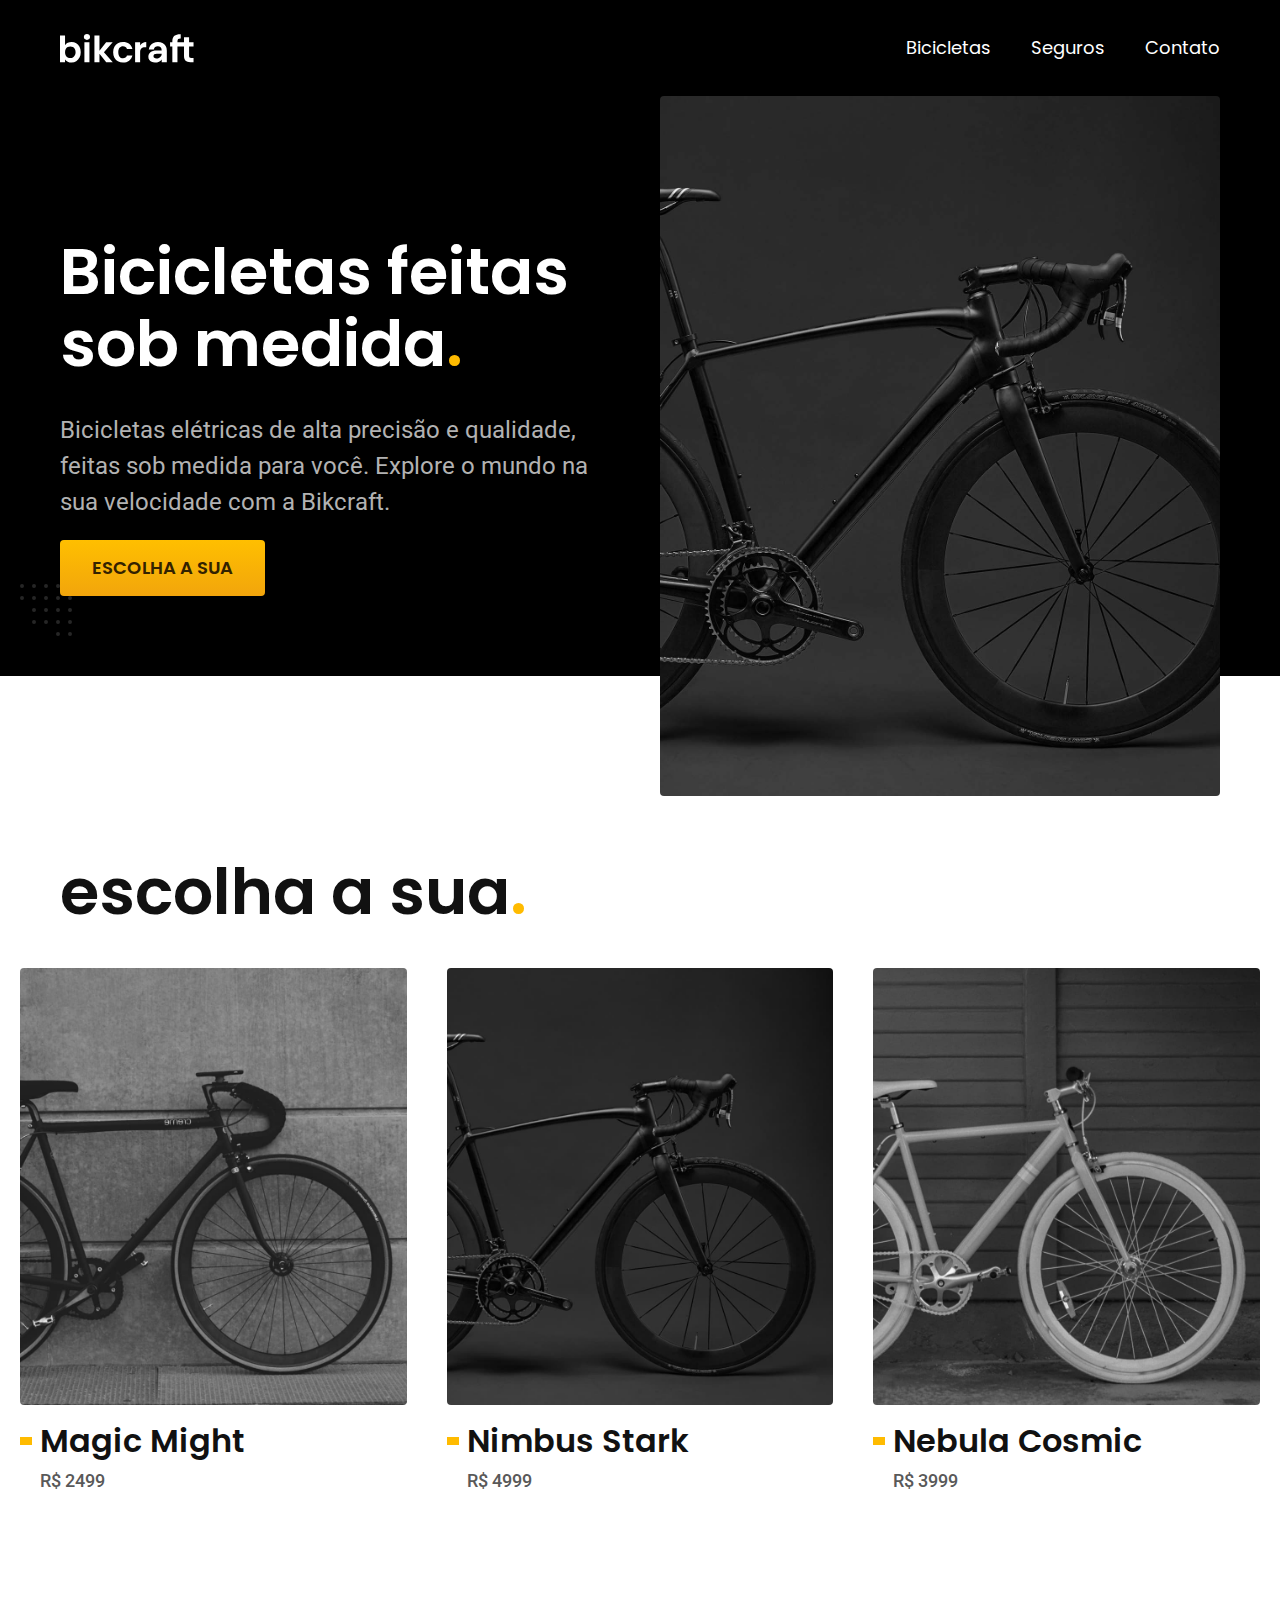
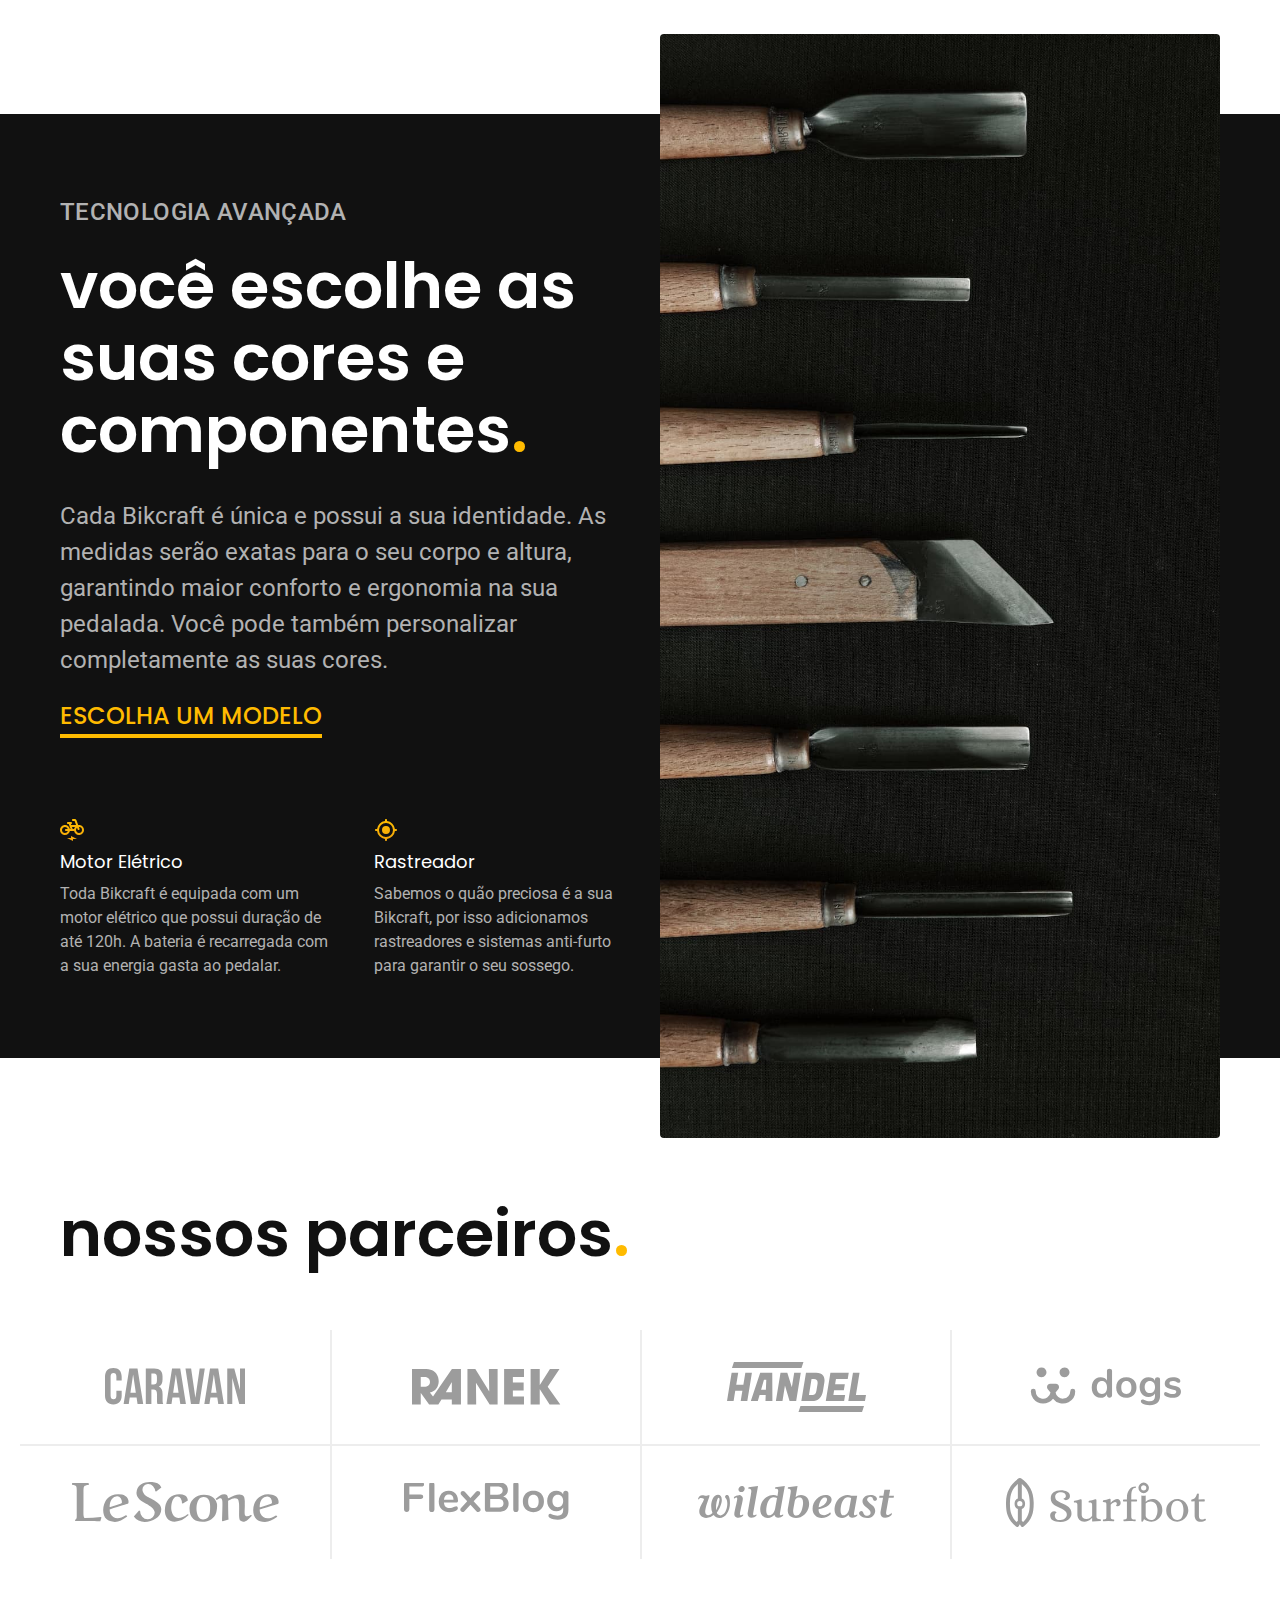
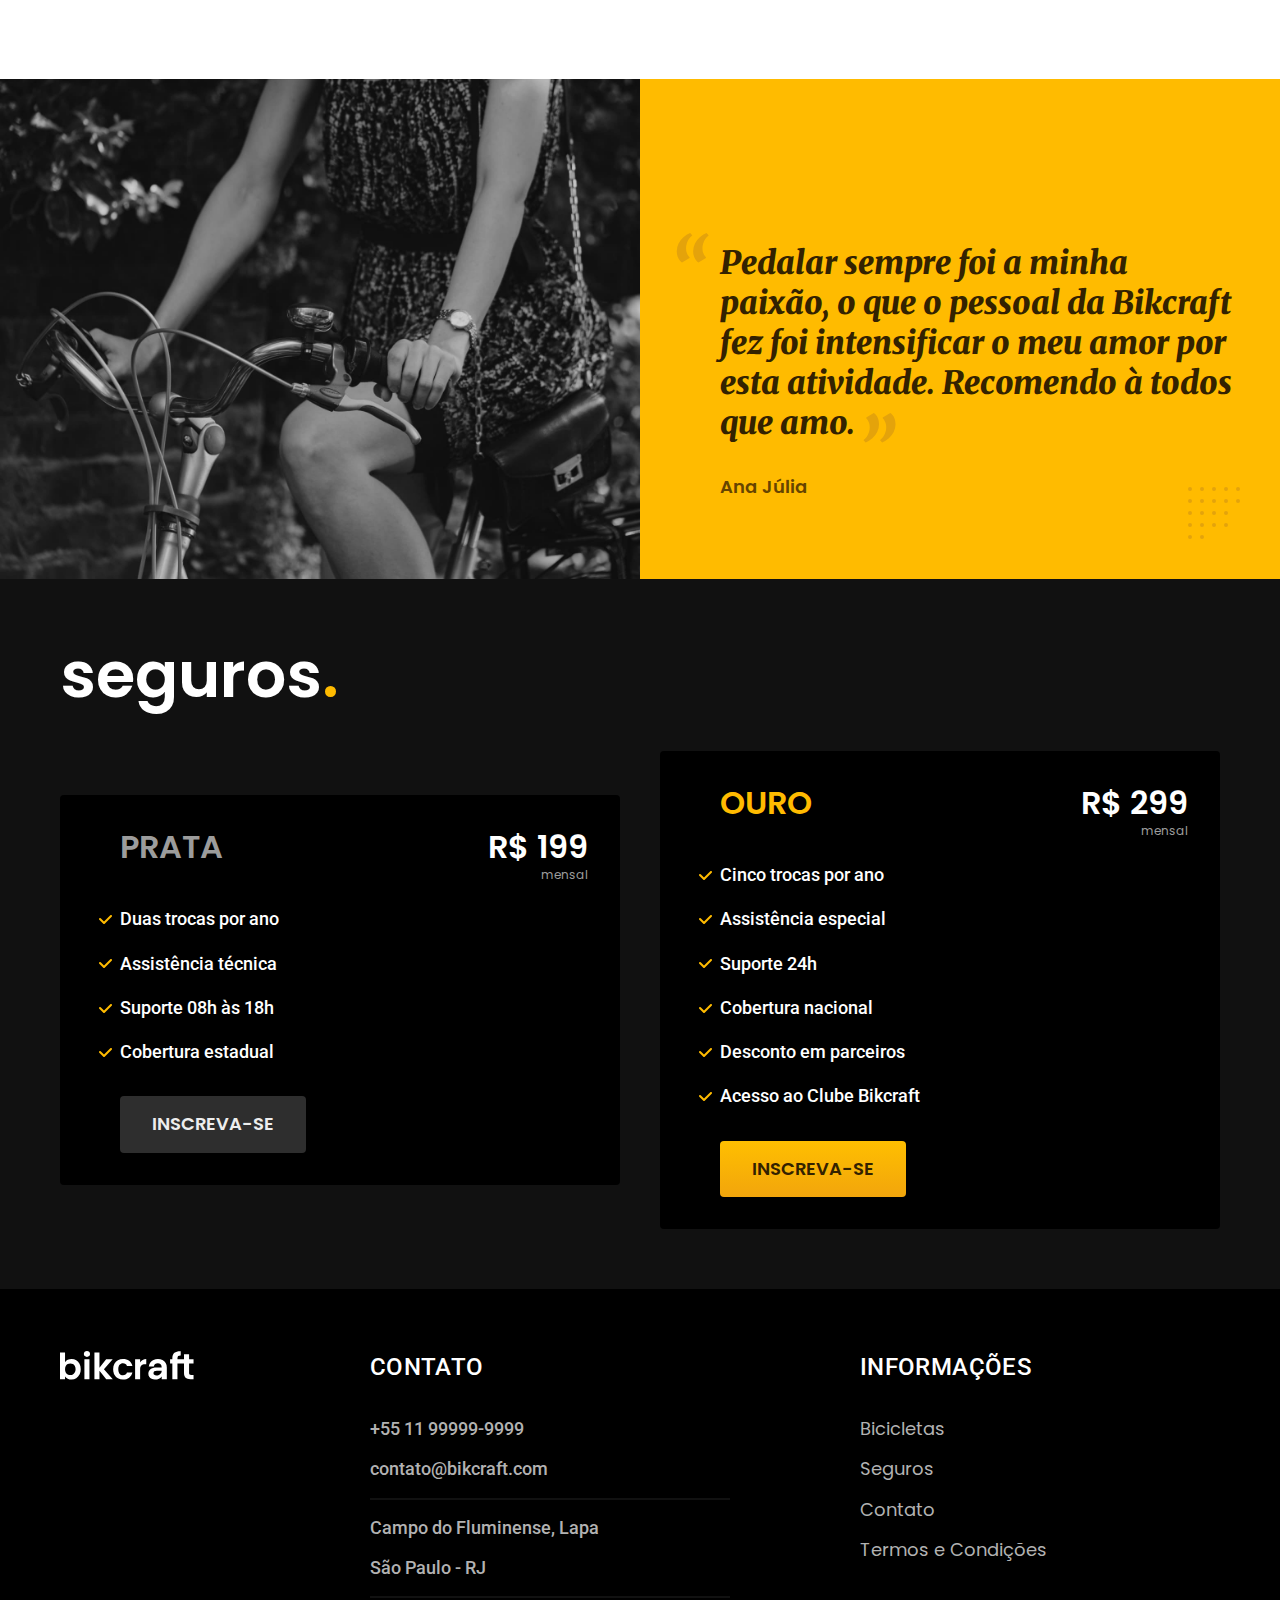
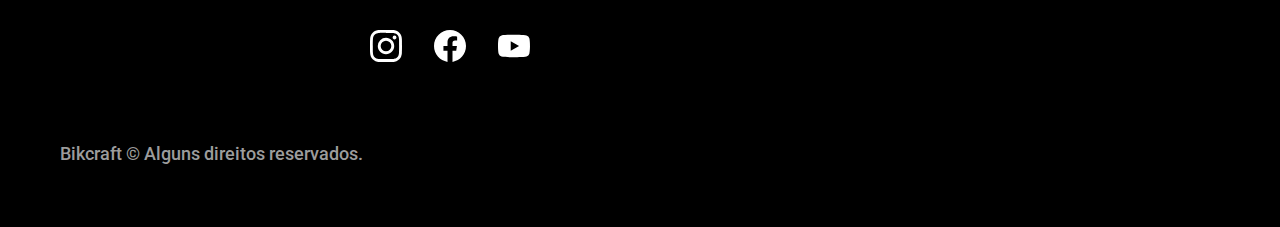
<file: index.html>
<!DOCTYPE html>
<html lang="pt-br">

<head>
  <meta charset="UTF-8">
  <meta name="viewport" content="width=device-width, initial-scale=1.0">

  <title>Bikcraft - Bicicletas Elétricas</title>
  <meta name="description" content="Bicicletas elétricas de alta precisão e qualidade, feitas sob medida para o cliente. Explore o mundo na sua velocidade com a Bikcraft.">

  <link rel="icon" href="./favicon.svg" type="image/svg+xml">
  <link rel="preload" href="./css/style.min.css" as="style">
  <link rel="stylesheet" href="./css/style.min.css">

  <script>document.documentElement.classList.add('js')</script>

  <link rel="preconnect" href="https://fonts.googleapis.com">
  <link rel="preconnect" href="https://fonts.gstatic.com" crossorigin>
  <link href="https://fonts.googleapis.com/css2?family=Merriweather:ital,wght@1,900&family=Poppins:wght@400;600&family=Roboto:wght@400;500&display=swap" rel="stylesheet">
</head>

<body>
  <header class="header-bg">
    <div class="header container">
      <a href="./">
        <img src="./img/bikcraft.svg" width="136" height="32" alt="Bikcraft">
      </a>

      <nav aria-label="primaria">
        <ul class="header-menu font-1-m cor-0">
          <li><a href="./bicicletas.html">Bicicletas</a></li>
          <li><a href="./seguros.html">Seguros</a></li>
          <li><a href="./contato.html">Contato</a></li>
        </ul>
      </nav>
    </div>
  </header>

  <main class="introducao-bg">
    <div class="introducao container">
      <div class="introducao-conteudo">
        <h1 class="font-1-xxl cor-0 fadeInDown" data-anime="200">Bicicletas feitas sob medida<span class="cor-p1">.</span></h1>
        <p class="font-2-l cor-5 fadeInDown" data-anime="400">Bicicletas elétricas de alta precisão e qualidade, feitas sob medida para você. Explore o mundo na sua velocidade com a Bikcraft.</p>
        <a class="botao fadeInDown" data-anime="600" href="./bicicletas.html">Escolha a sua</a>
      </div>
      <picture data-anime="800" class="fadeInDown">
        <source media="(max-width: 800px)" src="./img/bicicletas/nimbus.jpg">
        <img src="./img/fotos/introducao.jpg" width="1280" height="1600" alt="Bicicleta elétrica preta.">
      </picture>
    </div>
  </main>

  <article class="bicicletas-lista">
    <h2 class="container font-1-xxl">escolha a sua<span class="cor-p1">.</span></h2>

    <ul>
      <li>
        <a href="./bicicletas/magic.html">
          <img src="./img/bicicletas/magic-home.jpg" width="920" height="1040" alt="Bicicleta preta">
          <h3 class="font-1-xl">Magic Might</h3>
          <span class="font-2-m cor-8">R$ 2499</span>
        </a>
      </li>
      <li>
        <a href="./bicicletas/nimbus.html">
          <img src="./img/bicicletas/nimbus-home.jpg" width="920" height="1040" alt="Bicicleta preta">
          <h3 class="font-1-xl">Nimbus Stark</h3>
          <span class="font-2-m cor-8">R$ 4999</span>
        </a>
      </li>
      <li>
        <a href="./bicicletas/nebula.html">
          <img src="./img/bicicletas/nebula-home.jpg" width="920" height="1040" alt="Bicicleta preta">
          <h3 class="font-1-xl">Nebula Cosmic</h3>
          <span class="font-2-m cor-8">R$ 3999</span>
        </a>
      </li>
    </ul>
  </article>

  <article class="tecnologia-bg">
    <div class="tecnologia container">
      <div class="tecnologia-conteudo">
        <span class="font-2-l-b cor-5">Tecnologia Avançada</span>
        <h2 class="font-1-xxl cor-0">você escolhe as suas cores e componentes<span class="cor-p1">.</span></h2>
        <p class="font-2-l cor-5">Cada Bikcraft é única e possui a sua identidade. As medidas serão exatas para o seu corpo e altura, garantindo maior conforto e ergonomia na sua pedalada. Você pode também personalizar completamente as suas cores.</p>
        <a class="link" href="./bicicletas.html">Escolha um modelo</a>
        <div class="tecnologia-vantagens">
          <div>
            <img src="./img/icones/eletrica.svg" width="24" height="24" alt="">
            <h3 class="font-1-m cor-0">Motor Elétrico</h3>
            <p class="font-2-s cor-5">Toda Bikcraft é equipada com um motor elétrico que possui duração de até 120h. A bateria é recarregada com a sua energia gasta ao pedalar.</p>
          </div>
          <div>
            <img src="./img/icones/rastreador.svg" width="24" height="24" alt="">
            <h3 class="font-1-m cor-0">Rastreador</h3>
            <p class="font-2-s cor-5">Sabemos o quão preciosa é a sua Bikcraft, por isso adicionamos rastreadores e sistemas anti-furto para garantir o seu sossego.</p>
          </div>
        </div>
      </div>
      <div class="tecnologia-imagem">
        <img src="./img/fotos/tecnologia.jpg" width="1200" height="1920" alt="">
      </div>
    </div>
  </article>

  <section class="parceiros" aria-label="Nossos Parceiros">
    <h2 class="container font-1-xxl">nossos parceiros<span class="cor-p1">.</span></h2>

    <ul>
      <li><a href="https://www.origamid.com/projetos/caravan/" target=”_blank”><img src="./img/parceiros/caravan.svg" width="140" height="38" alt="Caravan"></a></li>
      <li><a href="https://ranek.origamid.dev/" target=”_blank”><img src="./img/parceiros/ranek.svg" width="149" height="36"  alt="Ranek"></a></li>
      <li><a href="https://handel.origamid.dev/" target=”_blank”><img src="./img/parceiros/handel.svg" width="139" height="50"  alt="Handel"></a></li>
      <li><a href="https://dogs.origamid.dev/" target=”_blank”><img src="./img/parceiros/dogs.svg" width="152" height="39"  alt="Dogs"></a></li>
      <li><a href="https://www.origamid.com/projetos/lescone/" target=”_blank”><img src="./img/parceiros/lescone.svg" width="208" height="41"  alt="Lescone"></a></li>
      <li><a href="https://henriquemellodev.github.io/flexblog/" target=”_blank”><img src="./img/parceiros/flexblog.svg" width="165" height="38"  alt="Flexblog"></a></li>
      <li><a href="https://www.origamid.com/projetos/wildbeast/" target=”_blank”><img src="./img/parceiros/wildbeast.svg" width="196" height="34"  alt="Wildbeast"></a></li>
      <li><a href="https://www.figma.com/proto/FJwTlfjxc6VWUXiNw0tjCGcM/surfbot?scaling=min-zoom&node-id=1%3A2" target=”_blank”><img src="./img/parceiros/surfbot.svg" width="200" height="49"  alt="Surfbot"></a></li>

    </ul>
  </section>

  <section class="depoimento" aria-label="Depoimento">
    <div>
      <img src="./img/fotos/depoimento.jpg" width="1560" height="1360" alt="Pessoa pedalando uma bicicleta Bikcraft">
    </div>
    <div class="depoimento-conteudo">
      <blockquote class="font-1-xl cor-p5">
        <p>Pedalar sempre foi a minha paixão, o que o pessoal da Bikcraft fez foi intensificar o meu amor por esta atividade. Recomendo à todos que amo.</p>
      </blockquote>
      <span class="font-1-m-b cor-p4">Ana Júlia</span>
    </div>
  </section>

  <article class="seguros-bg">
    <div class="seguros container">
      <h2 class="font-1-xxl cor-0">seguros<span class="cor-p1">.</span></h2>
      <div class="seguros-item">
        <h3 class="font-1-xl cor-6">PRATA</h3>
        <span class="font-1-xl cor-0">R$ 199 <span class="font-1-xs cor-6">mensal</span></span>
        <ul class="font-2-m cor-0">
          <li>Duas trocas por ano</li>
          <li>Assistência técnica</li>
          <li>Suporte 08h às 18h</li>
          <li>Cobertura estadual</li>
        </ul>
        <a class="botao secundario" href="./orcamento.html">Inscreva-se</a>
      </div>

      <div class="seguros-item">
        <h3 class="font-1-xl cor-p1">OURO</h3>
        <span class="font-1-xl cor-0">R$ 299 <span class="font-1-xs cor-6">mensal</span></span>
        <ul class="font-2-m cor-0">
          <li>Cinco trocas por ano</li>
          <li>Assistência especial</li>
          <li>Suporte 24h</li>
          <li>Cobertura nacional</li>
          <li>Desconto em parceiros</li>
          <li>Acesso ao Clube Bikcraft</li>
        </ul>
        <a class="botao" href="./orcamento.html">Inscreva-se</a>
      </div>
    </div>
  </article>

  <footer class="footer-bg">
    <div class="footer container">
      <img src="./img/bikcraft.svg" width="136" height="32" alt="Bikcraft">
      <div class="footer-contato">
        <h3 class="font-2-l-b cor-0">Contato</h3>
        <ul class="cor-5 font-2-m">
          <li><a href="tel:+5511999999999">+55 11 99999-9999</a></li>
          <li><a href="mailto:contato@bikcraft.com">contato@bikcraft.com</a></li>
          <li>Campo do Fluminense, Lapa</li>
          <li>São Paulo - RJ</li>
        </ul>
        <div class="footer-redes">
          <a href="https://www.instagram.com/origamid.cursos/" target=”_blank”>
            <img src="./img/redes/instagram.svg" width="32" height="32" alt="Instagram">
          </a>
          <a href="https://www.facebook.com/origamid/?locale=pt_BR" target=”_blank”>
            <img src="./img/redes/facebook.svg" width="32" height="32" alt="Facebook">
          </a>
          <a href="https://www.youtube.com/@Origamid" target=”_blank”>
            <img src="./img/redes/youtube.svg" width="32" height="32" alt="Youtube">
          </a>
        </div>
      </div>
      <div class="footer-informacoes">
        <h3 class="font-2-l-b cor-0">Informações</h3>
        <nav>
          <ul class="font-1-m cor-5">
            <li><a href="./bicicletas.html">Bicicletas</a></li>
            <li><a href="./seguros.html">Seguros</a></li>
            <li><a href="./contato.html">Contato</a></li>
            <li><a href="./termos.html">Termos e Condições</a></li>
          </ul>
        </nav>
      </div>
      <p class=" footer-copy font-2-m cor-6">Bikcraft © Alguns direitos reservados.</p>
    </div>
  </footer>
  <script src="./js/plugins/simple-anime.js"></script>
  <script src="./js/script.js"></script>
</body>

</html>
</file>
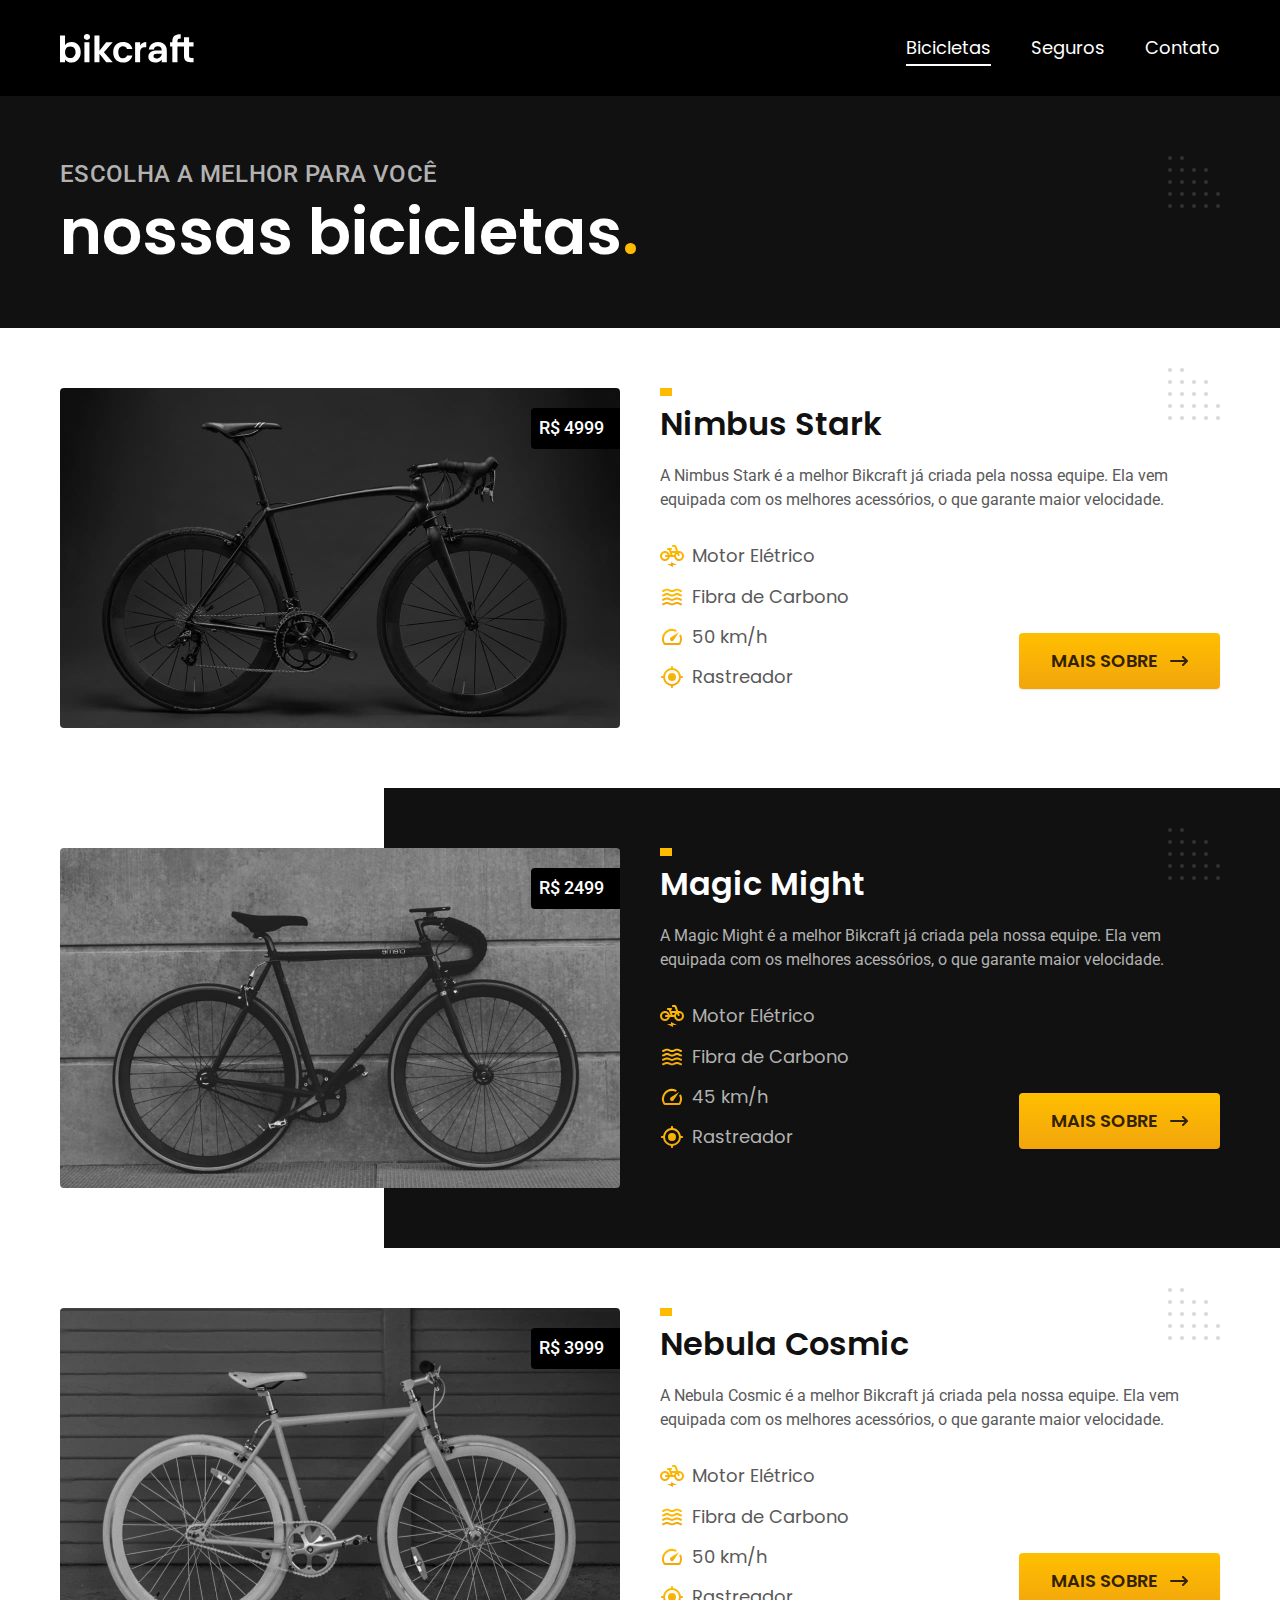
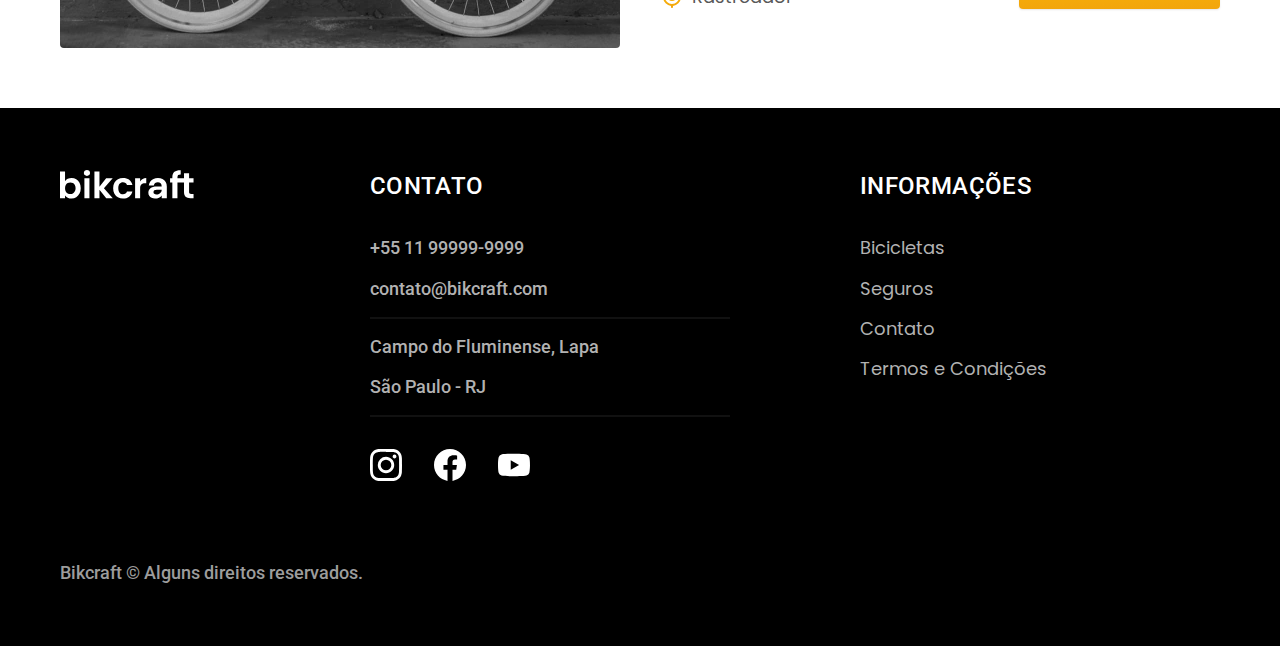
<file: bicicletas.html>
<!DOCTYPE html>
<html lang="pt-br">

<head>
  <meta charset="UTF-8">
  <meta name="viewport" content="width=device-width, initial-scale=1.0">
  <title>Bicicletas | Bikcraft</title>
  <meta name="description" content="Bicicletas.">
  <link rel="icon" href="./favicon.svg" type="image/svg+xml">
  <link rel="preload" href="./css/style.min.css" as="style">
  <link rel="stylesheet" href="./css/style.min.css">
  <script>document.documentElement.classList.add('js')</script>
  <link rel="preconnect" href="https://fonts.googleapis.com">
  <link rel="preconnect" href="https://fonts.gstatic.com" crossorigin>
  <link href="https://fonts.googleapis.com/css2?family=Merriweather:ital,wght@1,900&family=Poppins:wght@400;600&family=Roboto:wght@400;500&display=swap" rel="stylesheet">
</head>

<body id="bicicletas">
  <header class="header-bg">
    <div class="header container">
      <a href="./">
        <img src="./img/bikcraft.svg" alt="Bikcraft">
      </a>

      <nav aria-label="primaria">
        <ul class="header-menu font-1-m cor-0">
          <li><a href="./bicicletas.html">Bicicletas</a></li>
          <li><a href="./seguros.html">Seguros</a></li>
          <li><a href="./contato.html">Contato</a></li>
        </ul>
      </nav>
    </div>
  </header>

  <main>
    <div class="titulo-bg">
      <div class="titulo container">
        <p class="font-2-l-b cor-5">Escolha a melhor para você</p>
        <h1 class="font-1-xxl cor-0">nossas bicicletas<span class="cor-p1">.</span></h1>
      </div>
    </div>

    <div class="bicicletas container">
      <div class="bicicletas-imagem">
        <img src="./img/bicicletas/nimbus.jpg" alt="Bicicleta preta">
        <span class="font-2-m cor-0">R$ 4999</span>
      </div>
      <div class="bicicletas-conteudo">
        <h2 class="font-1-xl">Nimbus Stark</h2>
        <p class="font-2-s cor-8">A Nimbus Stark é a melhor Bikcraft já criada pela nossa equipe. Ela vem equipada com os melhores acessórios, o que garante maior velocidade.</p>
        <ul class="font-1-m cor-8">
          <li>
            <img src="./img/icones/eletrica.svg" alt="">
            Motor Elétrico
          </li>
          <li>
            <img src="./img/icones/carbono.svg" alt="">
            Fibra de Carbono
          </li>
          <li>
            <img src="./img/icones/velocidade.svg" alt="">
            50 km/h
          </li>
          <li>
            <img src="./img/icones/rastreador.svg" alt="">
            Rastreador
          </li>
        </ul>
        <a class="botao seta" href="./bicicletas/nimbus.html">Mais Sobre</a>
      </div>
    </div>

    <div class="bicicletas-bg">
      <div class="bicicletas container">
        <div class="bicicletas-imagem">
          <img src="./img/bicicletas/magic.jpg" alt="Bicicleta preta">
          <span class="font-2-m cor-0">R$ 2499</span>
        </div>
        <div class="bicicletas-conteudo">
          <h2 class="font-1-xl cor-0">Magic Might</h2>
          <p class="font-2-s cor-5">A Magic Might é a melhor Bikcraft já criada pela nossa equipe. Ela vem equipada com os melhores acessórios, o que garante maior velocidade.</p>
          <ul class="font-1-m cor-5">
            <li>
              <img src="./img/icones/eletrica.svg" alt="">
              Motor Elétrico
            </li>
            <li>
              <img src="./img/icones/carbono.svg" alt="">
              Fibra de Carbono
            </li>
            <li>
              <img src="./img/icones/velocidade.svg" alt="">
              45 km/h
            </li>
            <li>
              <img src="./img/icones/rastreador.svg" alt="">
              Rastreador
            </li>
          </ul>
          <a class="botao seta" href="./bicicletas/magic.html">Mais Sobre</a>
        </div>
      </div>
    </div>

    <div class="bicicletas container">
      <div class="bicicletas-imagem">
        <img src="./img/bicicletas/nebula.jpg" alt="Bicicleta branca">
        <span class="font-2-m cor-0">R$ 3999</span>
      </div>
      <div class="bicicletas-conteudo">
        <h2 class="font-1-xl">Nebula Cosmic</h2>
        <p class="font-2-s cor-8">A Nebula Cosmic é a melhor Bikcraft já criada pela nossa equipe. Ela vem equipada com os melhores acessórios, o que garante maior velocidade.</p>
        <ul class="font-1-m cor-8">
          <li>
            <img src="./img/icones/eletrica.svg" alt="">
            Motor Elétrico
          </li>
          <li>
            <img src="./img/icones/carbono.svg" alt="">
            Fibra de Carbono
          </li>
          <li>
            <img src="./img/icones/velocidade.svg" alt="">
            50 km/h
          </li>
          <li>
            <img src="./img/icones/rastreador.svg" alt="">
            Rastreador
          </li>
        </ul>
        <a class="botao seta" href="./bicicletas/nebula.html">Mais Sobre</a>
      </div>
    </div>
  </main>

  <footer class="footer-bg">
    <div class="footer container">
      <img src="./img/bikcraft.svg" alt="Bikcraft">
      <div class="footer-contato">
        <h3 class="font-2-l-b cor-0">Contato</h3>
        <ul class="cor-5 font-2-m">
          <li><a href="tel:+5511999999999">+55 11 99999-9999</a></li>
          <li><a href="mailto:contato@bikcraft.com">contato@bikcraft.com</a></li>
          <li>Campo do Fluminense, Lapa</li>
          <li>São Paulo - RJ</li>
        </ul>
        <div class="footer-redes">
          <a href="https://www.instagram.com/origamid.cursos/" target=”_blank”>
            <img src="./img/redes/instagram.svg" alt="Instagram">
          </a>
          <a href="https://www.facebook.com/origamid/?locale=pt_BR" target=”_blank”>
            <img src="./img/redes/facebook.svg" alt="Facebook">
          </a>
          <a href="https://www.youtube.com/@Origamid" target=”_blank”>
            <img src="./img/redes/youtube.svg" alt="Youtube">
          </a>
        </div>
      </div>
      <div class="footer-informacoes">
        <h3 class="font-2-l-b cor-0">Informações</h3>
        <nav>
          <ul class="font-1-m cor-5">
            <li><a href="./bicicletas.html">Bicicletas</a></li>
            <li><a href="./seguros.html">Seguros</a></li>
            <li><a href="./contato.html">Contato</a></li>
            <li><a href="./termos.html">Termos e Condições</a></li>
          </ul>
        </nav>
      </div>
      <p class=" footer-copy font-2-m cor-6">Bikcraft © Alguns direitos reservados.</p>
    </div>
  </footer>
  <script src="./js/script.js"></script>
</body>
</html>
</file>
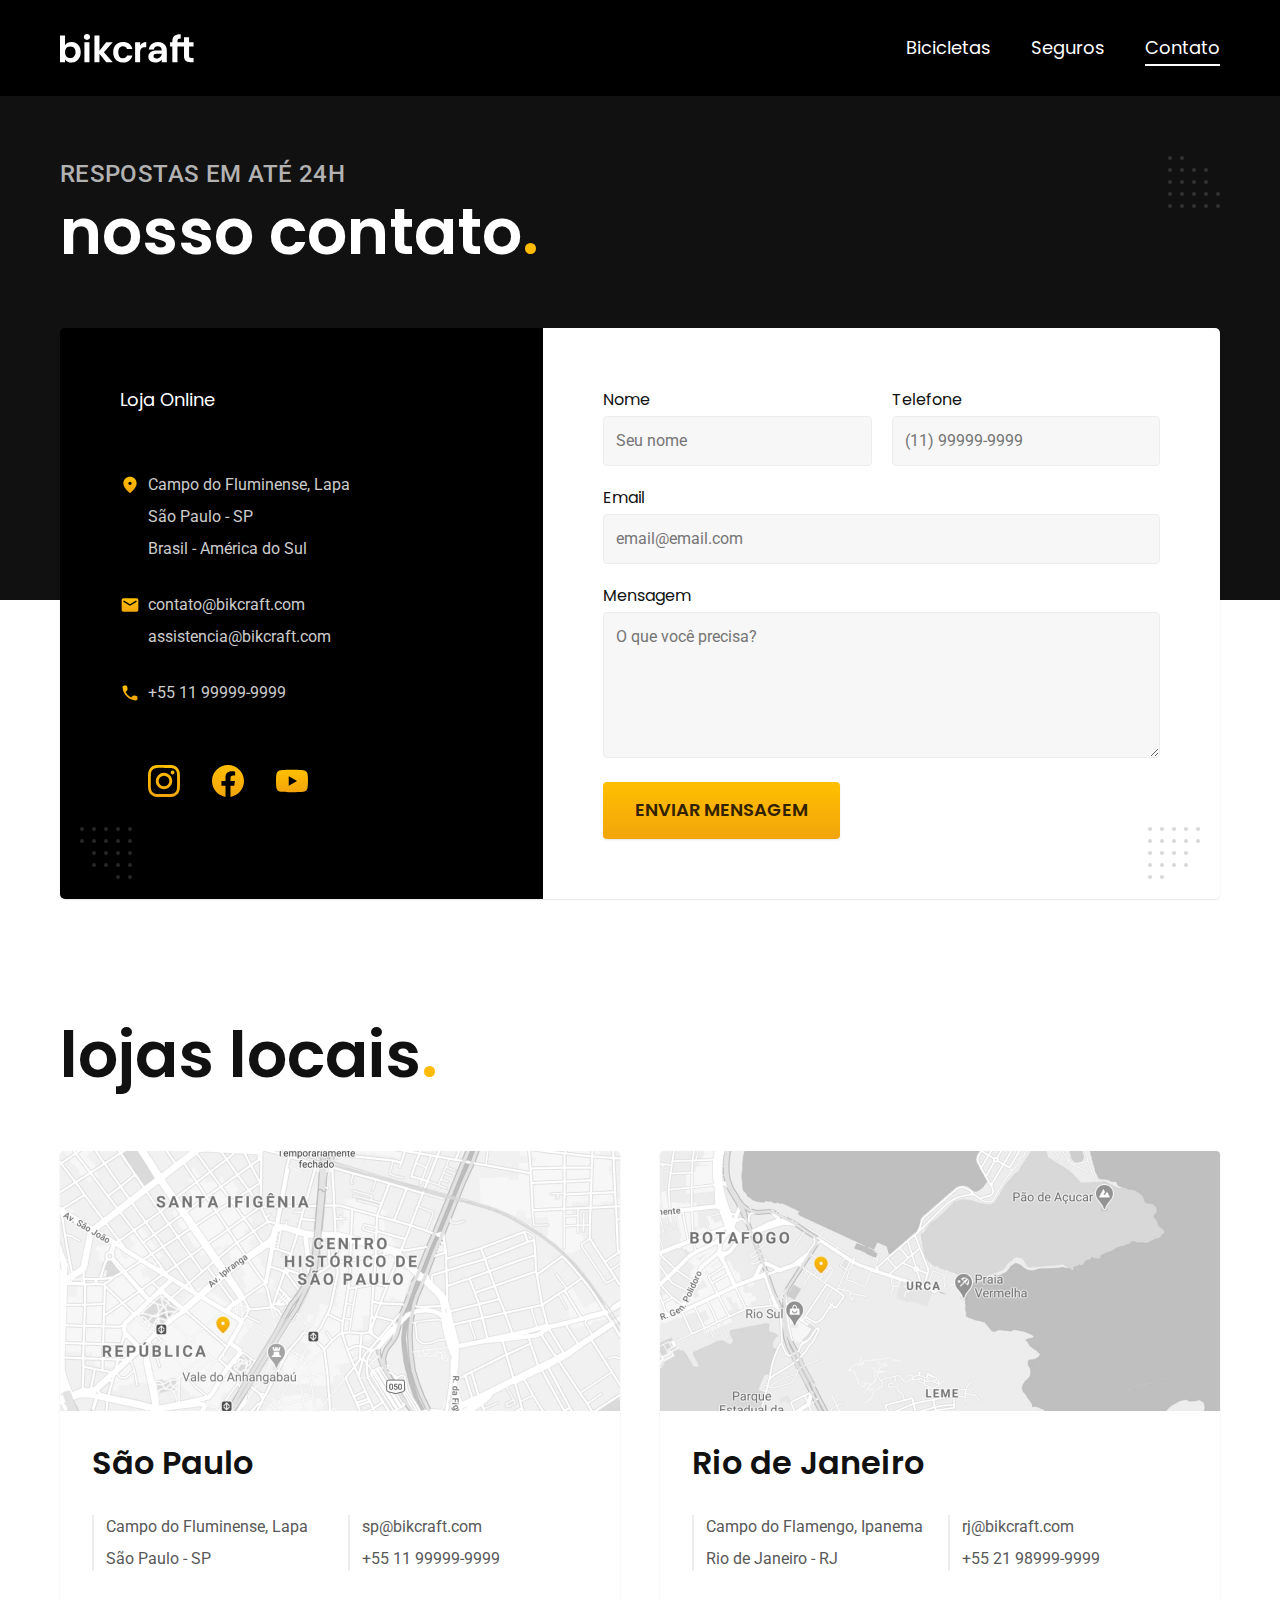
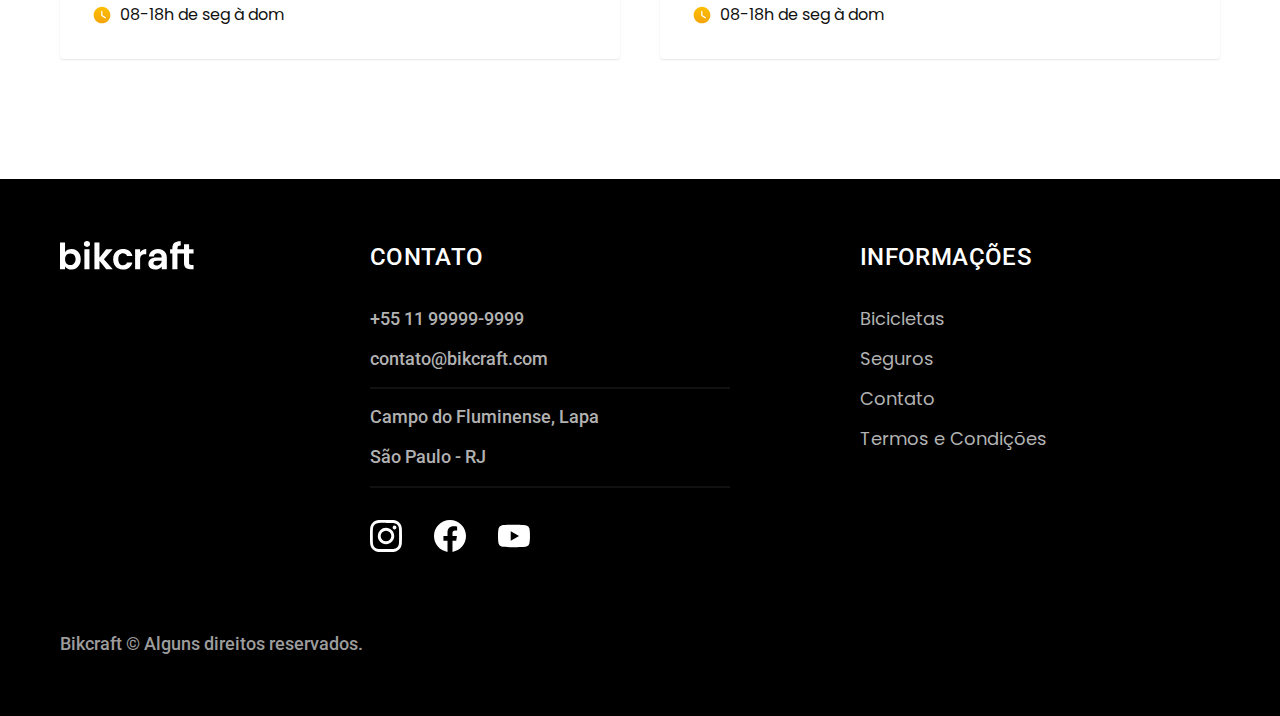
<file: contato.html>
<!DOCTYPE html>
<html lang="pt-br">
<head>
  <meta charset="UTF-8">
  <meta name="viewport" content="width=device-width, initial-scale=1.0">
  <title>Contato | Bikcraft</title>
  <meta name="description" content="Contato.">
  <link rel="icon" href="./favicon.svg" type="image/svg+xml">
  <link rel="preload" href="./css/style.min.css" as="style">
  <link rel="stylesheet" href="./css/style.min.css">
  <script>document.documentElement.classList.add('js')</script>
  <link rel="preconnect" href="https://fonts.googleapis.com">
  <link rel="preconnect" href="https://fonts.gstatic.com" crossorigin>
  <link href="https://fonts.googleapis.com/css2?family=Merriweather:ital,wght@1,900&family=Poppins:wght@400;600&family=Roboto:wght@400;500&display=swap" rel="stylesheet">
</head>
<body id="contato">
  <header class="header-bg">
    <div class="header container">
      <a href="./">
        <img src="./img/bikcraft.svg" alt="Bikcraft">
      </a>

      <nav aria-label="primaria">
        <ul class="header-menu font-1-m cor-0">
          <li><a href="./bicicletas.html">Bicicletas</a></li>
          <li><a href="./seguros.html">Seguros</a></li>
          <li><a href="./contato.html">Contato</a></li>
        </ul>
      </nav>
    </div>
  </header>

  <main>
    <div class="titulo-bg">
      <div class="titulo container">
        <p class="font-2-l-b cor-5">Respostas em até 24h</p>
        <h1 class="font-1-xxl cor-0">nosso contato<span class="cor-p1">.</span></h1>
      </div>
    </div>

    <div class="contato container">
      <section class="contato-dados" aria-label="Endereço">
        <h2 class="font-1-m cor-0">Loja Online</h2>
        <div class="contato-endereco font-2-s cor-4">
          <p>Campo do Fluminense, Lapa</p>
          <p>São Paulo - SP</p>
          <p>Brasil - América do Sul</p>
        </div>
        <address class="contato-meios font-2-s cor-4">
          <a href="mailto:contato@bikcraft.com">contato@bikcraft.com</a>
          <a href="mailto:assistencia@bikcraft.com">assistencia@bikcraft.com</a>
          <a href="tel:+5511999999999">+55 11 99999-9999</a>
        </address>
        <div class="contato-redes">
          <a href="https://www.instagram.com/origamid.cursos/" target=”_blank”>
            <img src="./img/redes/instagram-p.svg" alt="Instagram">
          </a>
          <a href="https://www.facebook.com/origamid/?locale=pt_BR" target=”_blank”>
            <img src="./img/redes/facebook-p.svg" alt="Facebook">
          </a>
          <a href="https://www.youtube.com/@Origamid" target=”_blank”>
            <img src="./img/redes/youtube-p.svg" alt="Youtube">
          </a>
        </div>
      </section>
      <section class="contato-formulario" aria-label="Formulário">
        <form class="form" action="./contato.html">
          <div>
            <label for="nome">Nome</label>
            <input type="text" id="nome" name="nome" placeholder="Seu nome">
          </div>
          <div>
            <label for="telefone">Telefone</label>
            <input type="text" id="telefone" name="telefone" placeholder="(11) 99999-9999">
          </div>
          <div class="col-2">
            <label for="email">Email</label>
            <input type="email" id="email" name="email" placeholder="email@email.com">
          </div>
          <div class="col-2">
            <label for="mensagem">Mensagem</label>
            <textarea rows="5" id="mensagem" name="mensagem" placeholder="O que você precisa?"></textarea>
          </div>
          <button class="botao col-2">Enviar Mensagem</button>
        </form>
      </section>
    </div>
  </main>

  <article class="lojas container">
    <h2 class="font-1-xxl">lojas locais<span class="cor-p1">.</span></h2>
    <div class="lojas-item">
      <img src="./img/lojas/sp.jpg" alt="Campo do Fluminense, Lapa - São Paulo - SP">
      <div class="lojas-conteudo">
        <h3 class="font-1-xl">São Paulo</h3>
        <div class="lojas-dados font-2-s cor-8">
          <p>Campo do Fluminense, Lapa</p>
          <p>São Paulo - SP</p>
        </div>
        <div class="lojas-dados font-2-s cor-8">
          <a href="mailto:sp@bikcraft.com">sp@bikcraft.com</a>
          <a href="tel:+5511999999999">+55 11 99999-9999</a>
        </div>
        <p class="lojas-tempo font-1-s"><img src="./img/icones/horario.svg" alt="">08-18h de seg à dom</p>
      </div>
    </div>

    <div class="lojas-item">
      <img src="./img/lojas/rj.jpg" alt="Campo do Flamengo, Ipanema - Rio de Janeiro - RJ">
      <div class="lojas-conteudo">
        <h3 class="font-1-xl">Rio de Janeiro</h3>
        <div class="lojas-dados font-2-s cor-8">
          <p>Campo do Flamengo, Ipanema</p>
          <p>Rio de Janeiro - RJ</p>
        </div>
        <div class="lojas-dados font-2-s cor-8">
          <a href="mailto:rj@bikcraft.com">rj@bikcraft.com</a>
          <a href="tel:+5511999999999">+55 21 98999-9999</a>
        </div>
        <p class="lojas-tempo font-1-s"><img src="./img/icones/horario.svg" alt="">08-18h de seg à dom</p>
      </div>
    </div>
  </article>

  <footer class="footer-bg">
    <div class="footer container">
      <img src="./img/bikcraft.svg" alt="Bikcraft">
      <div class="footer-contato">
        <h3 class="font-2-l-b cor-0">Contato</h3>
        <ul class="cor-5 font-2-m">
          <li><a href="tel:+5511999999999">+55 11 99999-9999</a></li>
          <li><a href="mailto:contato@bikcraft.com">contato@bikcraft.com</a></li>
          <li>Campo do Fluminense, Lapa</li>
          <li>São Paulo - RJ</li>
        </ul>
        <div class="footer-redes">
          <a href="https://www.instagram.com/origamid.cursos/" target=”_blank”>
            <img src="./img/redes/instagram.svg" alt="Instagram">
          </a>
          <a href="https://www.facebook.com/origamid/?locale=pt_BR" target=”_blank”>
            <img src="./img/redes/facebook.svg" alt="Facebook">
          </a>
          <a href="https://www.youtube.com/@Origamid" target=”_blank”>
            <img src="./img/redes/youtube.svg" alt="Youtube">
          </a>
        </div>
      </div>
      <div class="footer-informacoes">
        <h3 class="font-2-l-b cor-0">Informações</h3>
        <nav>
          <ul class="font-1-m cor-5">
            <li><a href="./bicicletas.html">Bicicletas</a></li>
            <li><a href="./seguros.html">Seguros</a></li>
            <li><a href="./contato.html">Contato</a></li>
            <li><a href="./termos.html">Termos e Condições</a></li>
          </ul>
        </nav>
      </div>
      <p class=" footer-copy font-2-m cor-6">Bikcraft © Alguns direitos reservados.</p>
    </div>
  </footer>
  <script src="./js/script.js"></script>
</body>
</html>
</file>
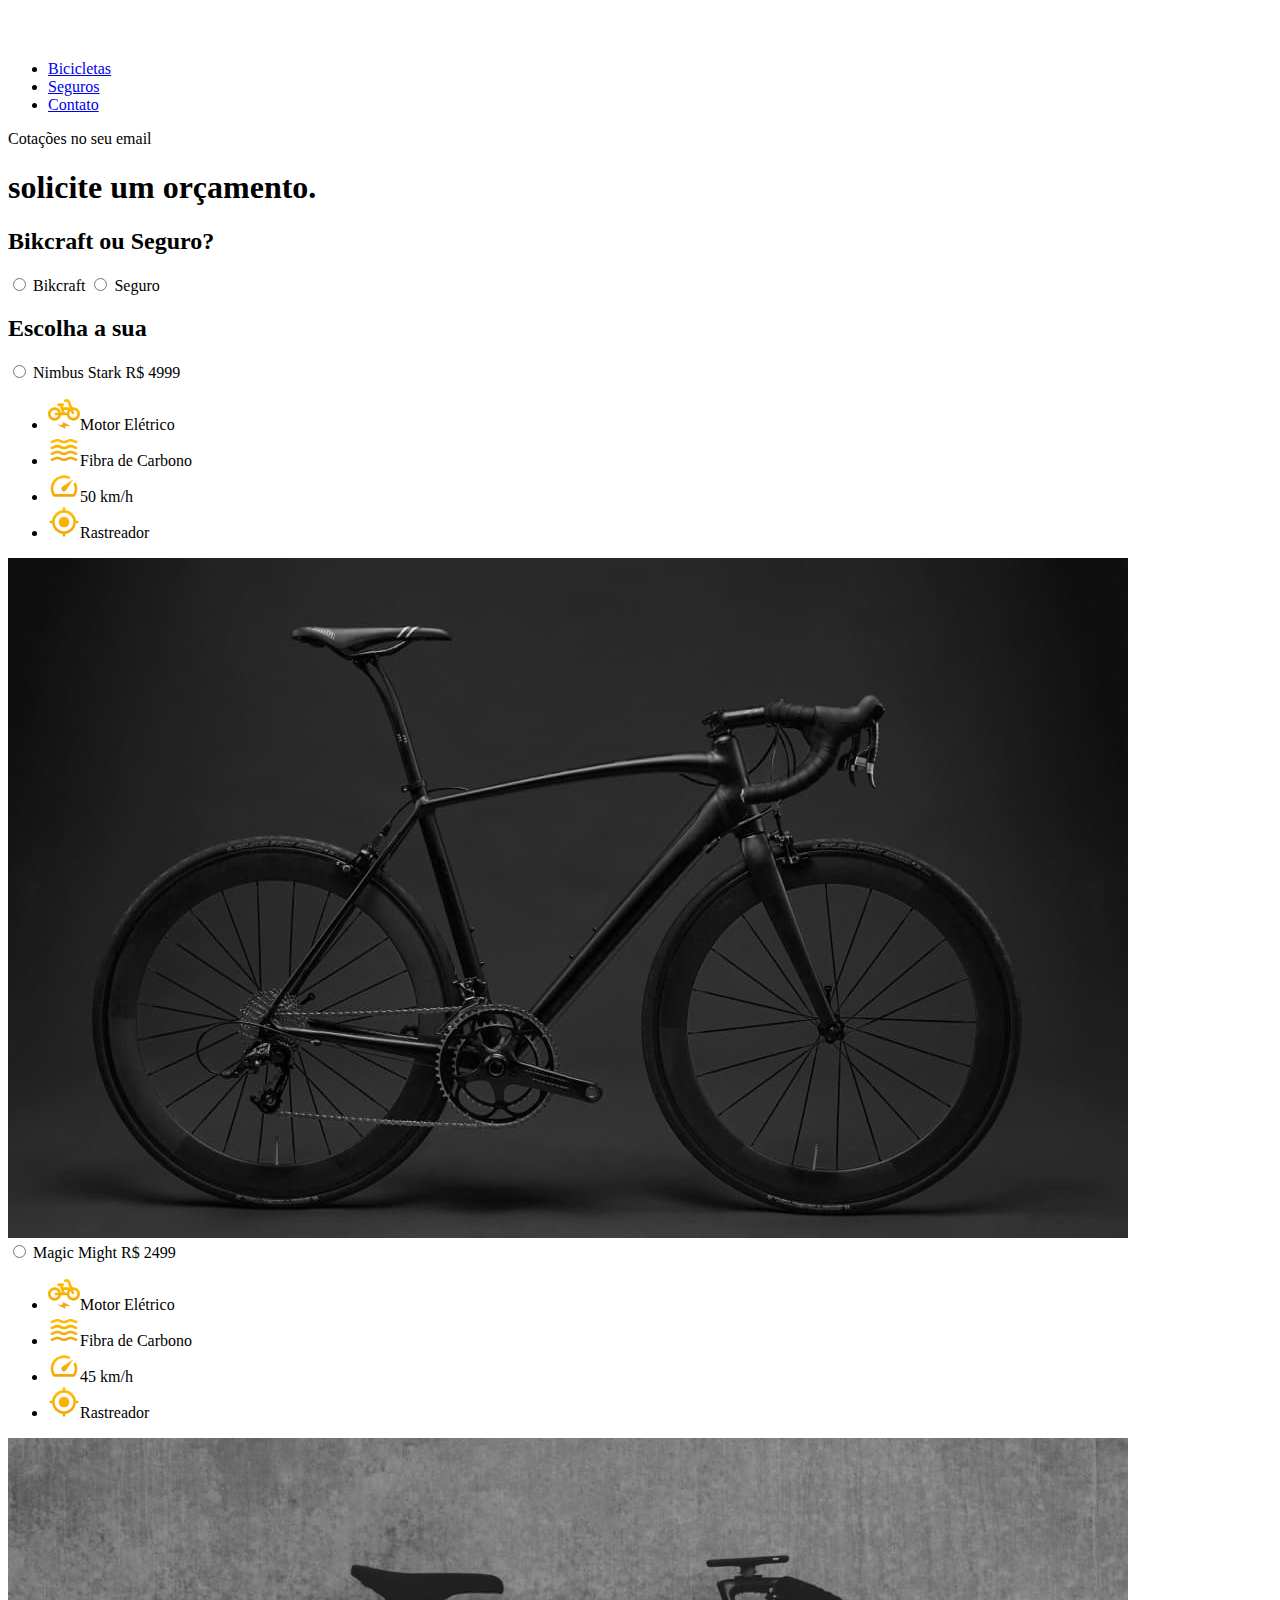
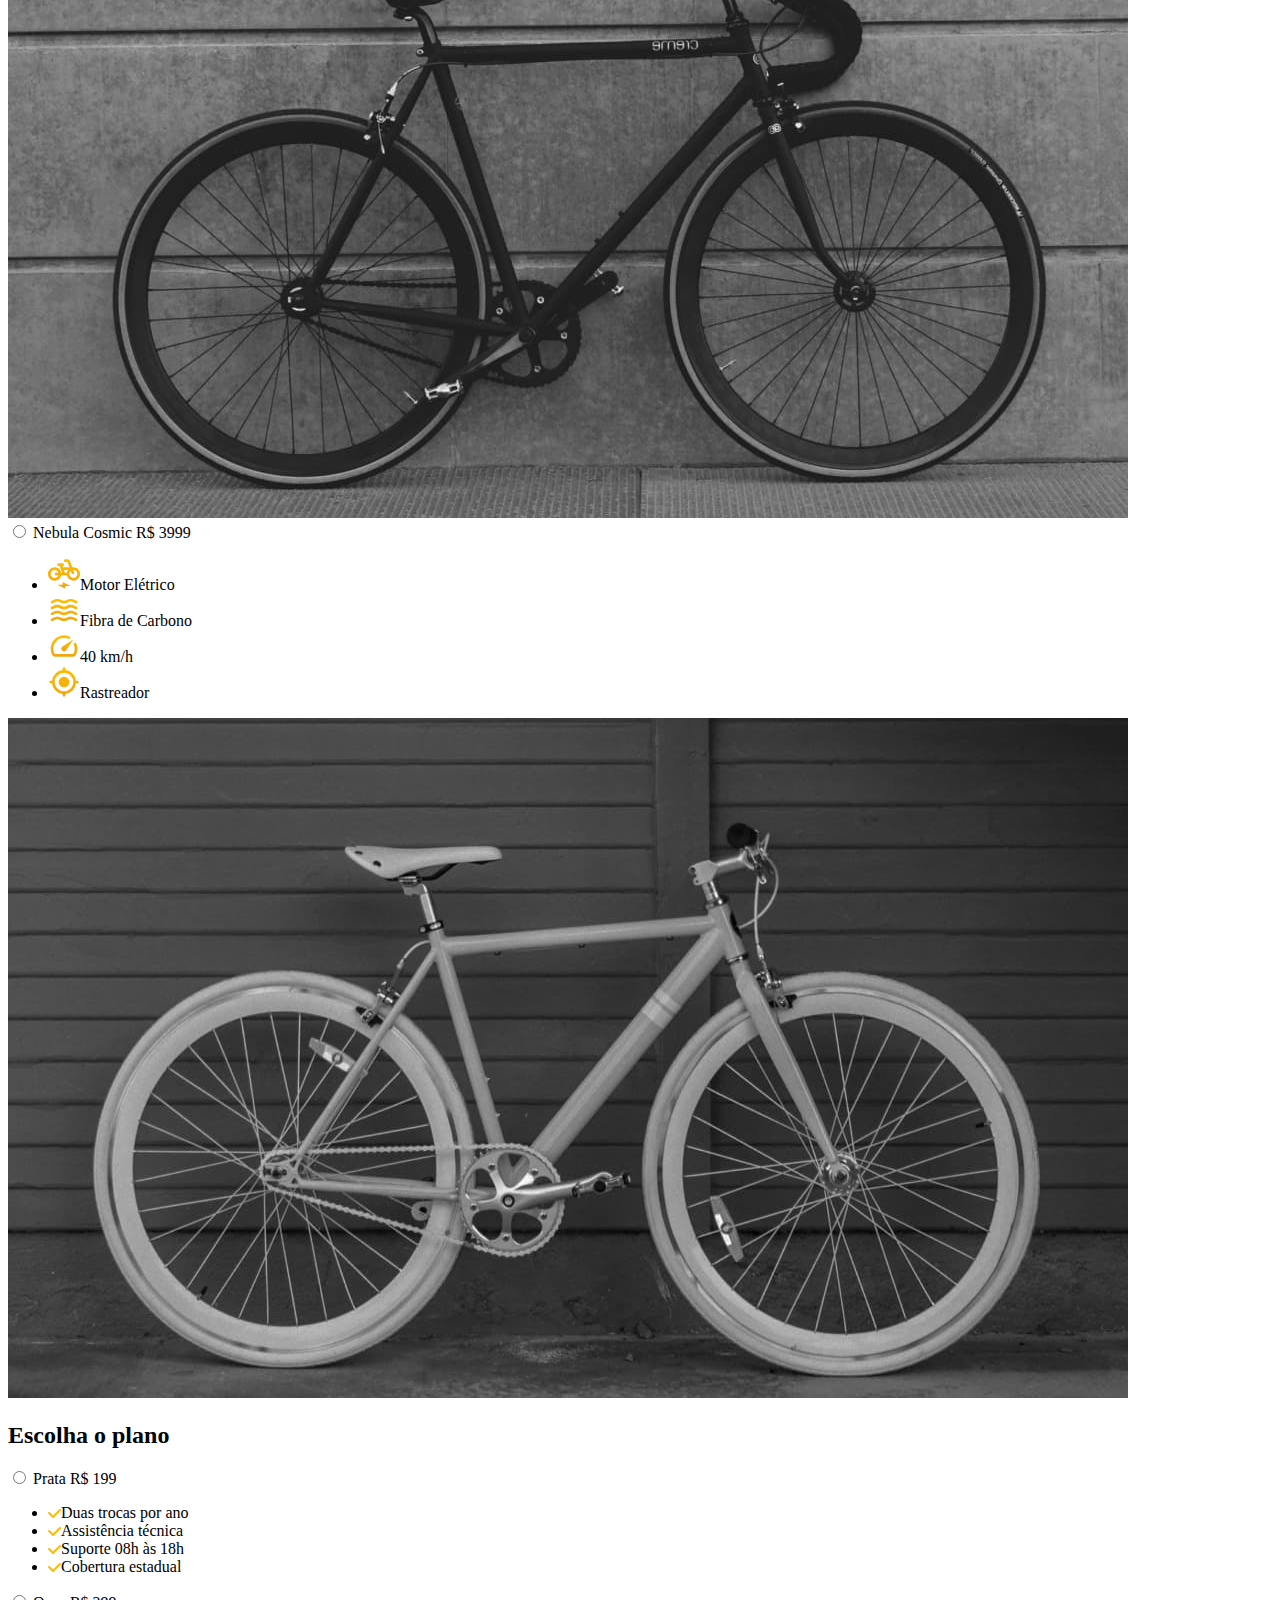
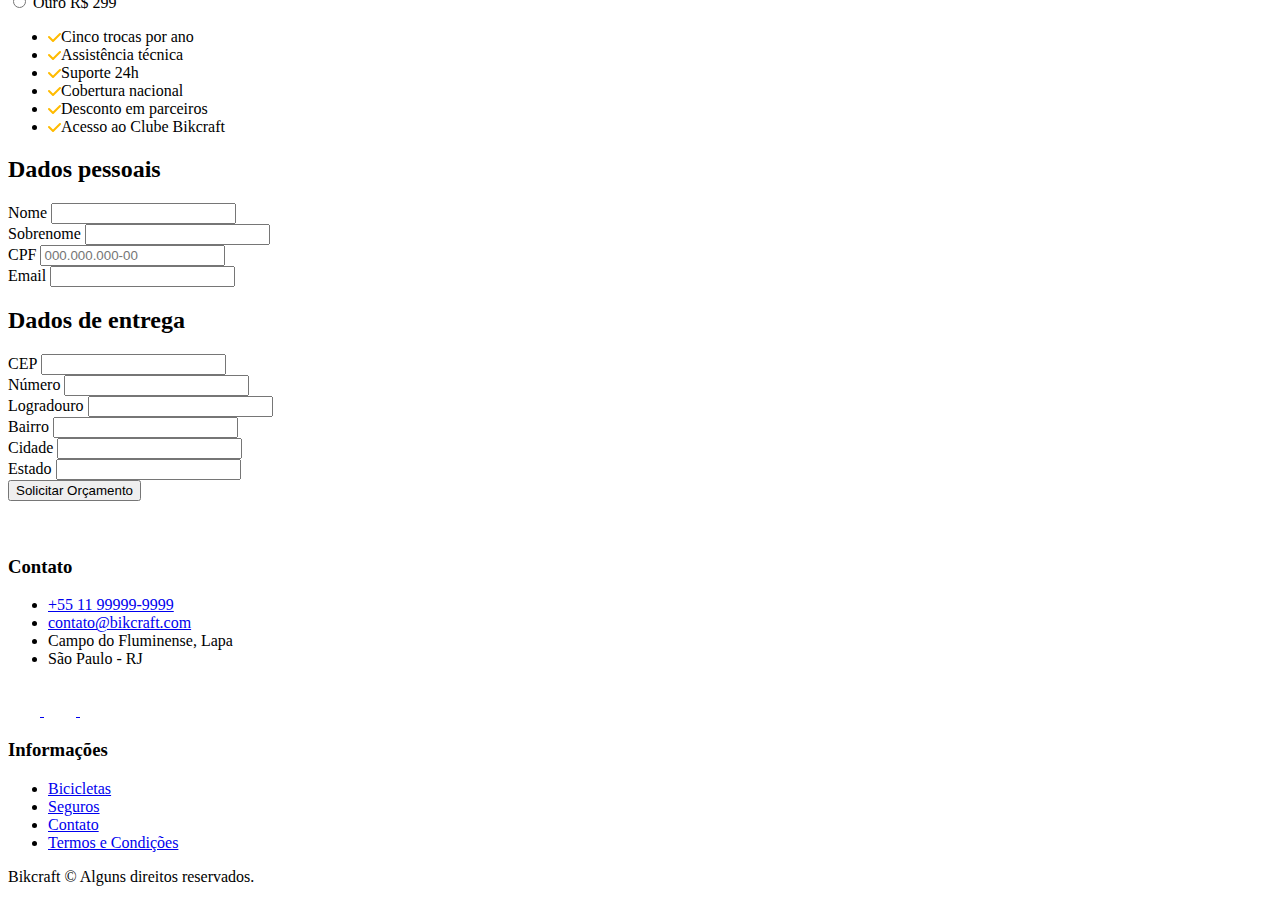
<file: orcamento.html>
<!DOCTYPE html>
<html lang="pt-br">
<head>
  <meta charset="UTF-8">
  <meta name="viewport" content="width=device-width, initial-scale=1.0">
  <title>Orçamento | Bikcraft</title>
  <meta name="description" content="Orçamento.">
  <link rel="icon" href="./favicon.svg" type="image/svg+xml">
  <link rel="preload" href="./css/style.min.css" as="style">
  <link rel="stylesheet" href="./css/style.min.css
  <script>document.documentElement.classList.add('js')</script>
  <link rel="preconnect" href="https://fonts.googleapis.com">
  <link rel="preconnect" href="https://fonts.gstatic.com" crossorigin>
  <link href="https://fonts.googleapis.com/css2?family=Merriweather:ital,wght@1,900&family=Poppins:wght@400;600&family=Roboto:wght@400;500&display=swap" rel="stylesheet">
</head>
<body id="orcamento">
  <header class="header-bg">
    <div class="header container">
      <a href="./">
        <img src="./img/bikcraft.svg" alt="Bikcraft">
      </a>

      <nav aria-label="primaria">
        <ul class="header-menu font-1-m cor-0">
          <li><a href="./bicicletas.html">Bicicletas</a></li>
          <li><a href="./seguros.html">Seguros</a></li>
          <li><a href="./contato.html">Contato</a></li>
        </ul>
      </nav>
    </div>
  </header>

  <main>
    <div class="titulo-bg">
      <div class="titulo container">
        <p class="font-2-l-b cor-5">Cotações no seu email</p>
        <h1 class="font-1-xxl cor-0">solicite um orçamento<span class="cor-p1">.</span></h1>
      </div>
    </div>
    <form class="orcamento container" action="./">
      <div class="orcamento-produto">
        <h2 class="font-1-xs cor-5">Bikcraft ou Seguro?</h2>

        <input type="radio" name="tipo" value="bikcraft" id="bikcraft">
        <label for="bikcraft">Bikcraft</label>

        <input type="radio" name="tipo" value="seguro" id="seguro">
        <label for="seguro">Seguro</label>

        <div class="orcamento-conteudo" id="orcamento-bikcraft">
          <h2 class="font-1-xs cor-5">Escolha a sua</h2>

          <input type="radio" name="produto" value="nimbus" id="nimbus">
          <label for="nimbus">Nimbus Stark <span>R$ 4999</span></label>
          <div class="orcamento-detalhes">
            <ul class="font-1-xs cor-8">
              <li><img src="./img/icones/eletrica.svg" alt="">Motor Elétrico</li>
              <li><img src="./img/icones/carbono.svg" alt="">Fibra de Carbono</li>
              <li><img src="./img/icones/velocidade.svg" alt="">50 km/h</li>
              <li><img src="./img/icones/rastreador.svg" alt="">Rastreador</li>
            </ul>
            <img src="./img/bicicletas/nimbus.jpg" alt="Bicicleta Preta">
          </div>

          <input type="radio" name="produto" value="magic" id="magic">
          <label for="magic">Magic Might <span>R$ 2499</span></label>

          <div class="orcamento-detalhes">
            <ul class="font-1-xs cor-8">
              <li><img src="./img/icones/eletrica.svg" alt="">Motor Elétrico</li>
              <li><img src="./img/icones/carbono.svg" alt="">Fibra de Carbono</li>
              <li><img src="./img/icones/velocidade.svg" alt="">45 km/h</li>
              <li><img src="./img/icones/rastreador.svg" alt="">Rastreador</li>
            </ul>
            <img src="./img/bicicletas/magic.jpg" alt="Bicicleta Preta">
          </div>

          <input type="radio" name="produto" value="nebula" id="nebula">
          <label for="nebula">Nebula Cosmic <span>R$ 3999</span></label>
          <div class="orcamento-detalhes">
            <ul class="font-1-xs cor-8">
              <li><img src="./img/icones/eletrica.svg" alt="">Motor Elétrico</li>
              <li><img src="./img/icones/carbono.svg" alt="">Fibra de Carbono</li>
              <li><img src="./img/icones/velocidade.svg" alt="">40 km/h</li>
              <li><img src="./img/icones/rastreador.svg" alt="">Rastreador</li>
            </ul>
            <img src="./img/bicicletas/nebula.jpg" alt="Bicicleta Branca">
          </div>
        </div>

        <div class="orcamento-conteudo" id="orcamento-seguro">
          <h2 class="font-1-xs cor-5">Escolha o plano</h2>

          <input type="radio" name="produto" value="prata" id="prata">
          <label for="prata">Prata <span>R$ 199</span></label>
          <div class="orcamento-detalhes">
            <ul class="font-1-xs cor-8">
              <li><img src="./img/icones/lista.svg" alt="">Duas trocas por ano</li>
              <li><img src="./img/icones/lista.svg" alt="">Assistência técnica</li>
              <li><img src="./img/icones/lista.svg" alt="">Suporte 08h às 18h</li>
              <li><img src="./img/icones/lista.svg" alt="">Cobertura estadual</li>
            </ul>
          </div>

          <input type="radio" name="produto" value="ouro" id="ouro">
          <label for="ouro">Ouro <span>R$ 299</span></label>
          <div class="orcamento-detalhes">
            <ul class="font-1-xs cor-8">
              <li><img src="./img/icones/lista.svg" alt="">Cinco trocas por ano</li>
              <li><img src="./img/icones/lista.svg" alt="">Assistência técnica</li>
              <li><img src="./img/icones/lista.svg" alt="">Suporte 24h</li>
              <li><img src="./img/icones/lista.svg" alt="">Cobertura nacional</li>
              <li><img src="./img/icones/lista.svg" alt="">Desconto em parceiros</li>
              <li><img src="./img/icones/lista.svg" alt="">Acesso ao Clube Bikcraft</li>
            </ul>
          </div>
        </div>
      </div>
      <div class="orcamento-dados form">
        <h2 class="font-1-xs cor-9 col-2">Dados pessoais</h2>
        <div>
          <label for="nome">Nome</label>
          <input type="text" id="nome" name="nome">
        </div>
        <div>
          <label for="sobrenome">Sobrenome</label>
          <input type="text" id="sobrenome" name="sobrenome">
        </div>
        <div class="col-2">
          <label for="cpf">CPF</label>
          <input type="text" id="cpf" name="cpf" placeholder="000.000.000-00">
        </div>
        <div class="col-2">
          <label for="email">Email</label>
          <input type="email" id="email" name="email">
        </div>
        <h2 class="font-1-xs cor-9 col-2">Dados de entrega</h2>
        <div>
          <label for="cep">CEP</label>
          <input type="text" id="cep" name="cep">
        </div>
        <div>
          <label for="numero">Número</label>
          <input type="text" id="numero" name="numero">
        </div>
        <div>
          <label for="logradouro">Logradouro</label>
          <input type="text" id="logradouro" name="logradouro">
        </div>
        <div>
          <label for="bairro">Bairro</label>
          <input type="text" id="bairro" name="bairro">
        </div>
        <div>
          <label for="cidade">Cidade</label>
          <input type="text" id="cidade" name="cidade">
        </div>
        <div>
          <label for="estado">Estado</label>
          <input type="text" id="estado" name="estado">
        </div>
        <button class="botao col-2">Solicitar Orçamento</button>
      </div>
    </form>
  </main>

  <footer class="footer-bg">
    <div class="footer container">
      <img src="./img/bikcraft.svg" alt="Bikcraft">
      <div class="footer-contato">
        <h3 class="font-2-l-b cor-0">Contato</h3>
        <ul class="cor-5 font-2-m">
          <li><a href="tel:+5511999999999">+55 11 99999-9999</a></li>
          <li><a href="mailto:contato@bikcraft.com">contato@bikcraft.com</a></li>
          <li>Campo do Fluminense, Lapa</li>
          <li>São Paulo - RJ</li>
        </ul>
        <div class="footer-redes">
          <a href="https://www.instagram.com/origamid.cursos/" target=”_blank”>
            <img src="./img/redes/instagram.svg" alt="Instagram">
          </a>
          <a href="https://www.facebook.com/origamid/?locale=pt_BR" target=”_blank”>
            <img src="./img/redes/facebook.svg" alt="Facebook">
          </a>
          <a href="https://www.youtube.com/@Origamid" target=”_blank”>
            <img src="./img/redes/youtube.svg" alt="Youtube">
          </a>
        </div>
      </div>
      <div class="footer-informacoes">
        <h3 class="font-2-l-b cor-0">Informações</h3>
        <nav>
          <ul class="font-1-m cor-5">
            <li><a href="./bicicletas.html">Bicicletas</a></li>
            <li><a href="./seguros.html">Seguros</a></li>
            <li><a href="./contato.html">Contato</a></li>
            <li><a href="./termos.html">Termos e Condições</a></li>
          </ul>
        </nav>
      </div>
      <p class=" footer-copy font-2-m cor-6">Bikcraft © Alguns direitos reservados.</p>
    </div>
  </footer>
  <script src="./js/script.js"></script>
</body>
</html>
</file>
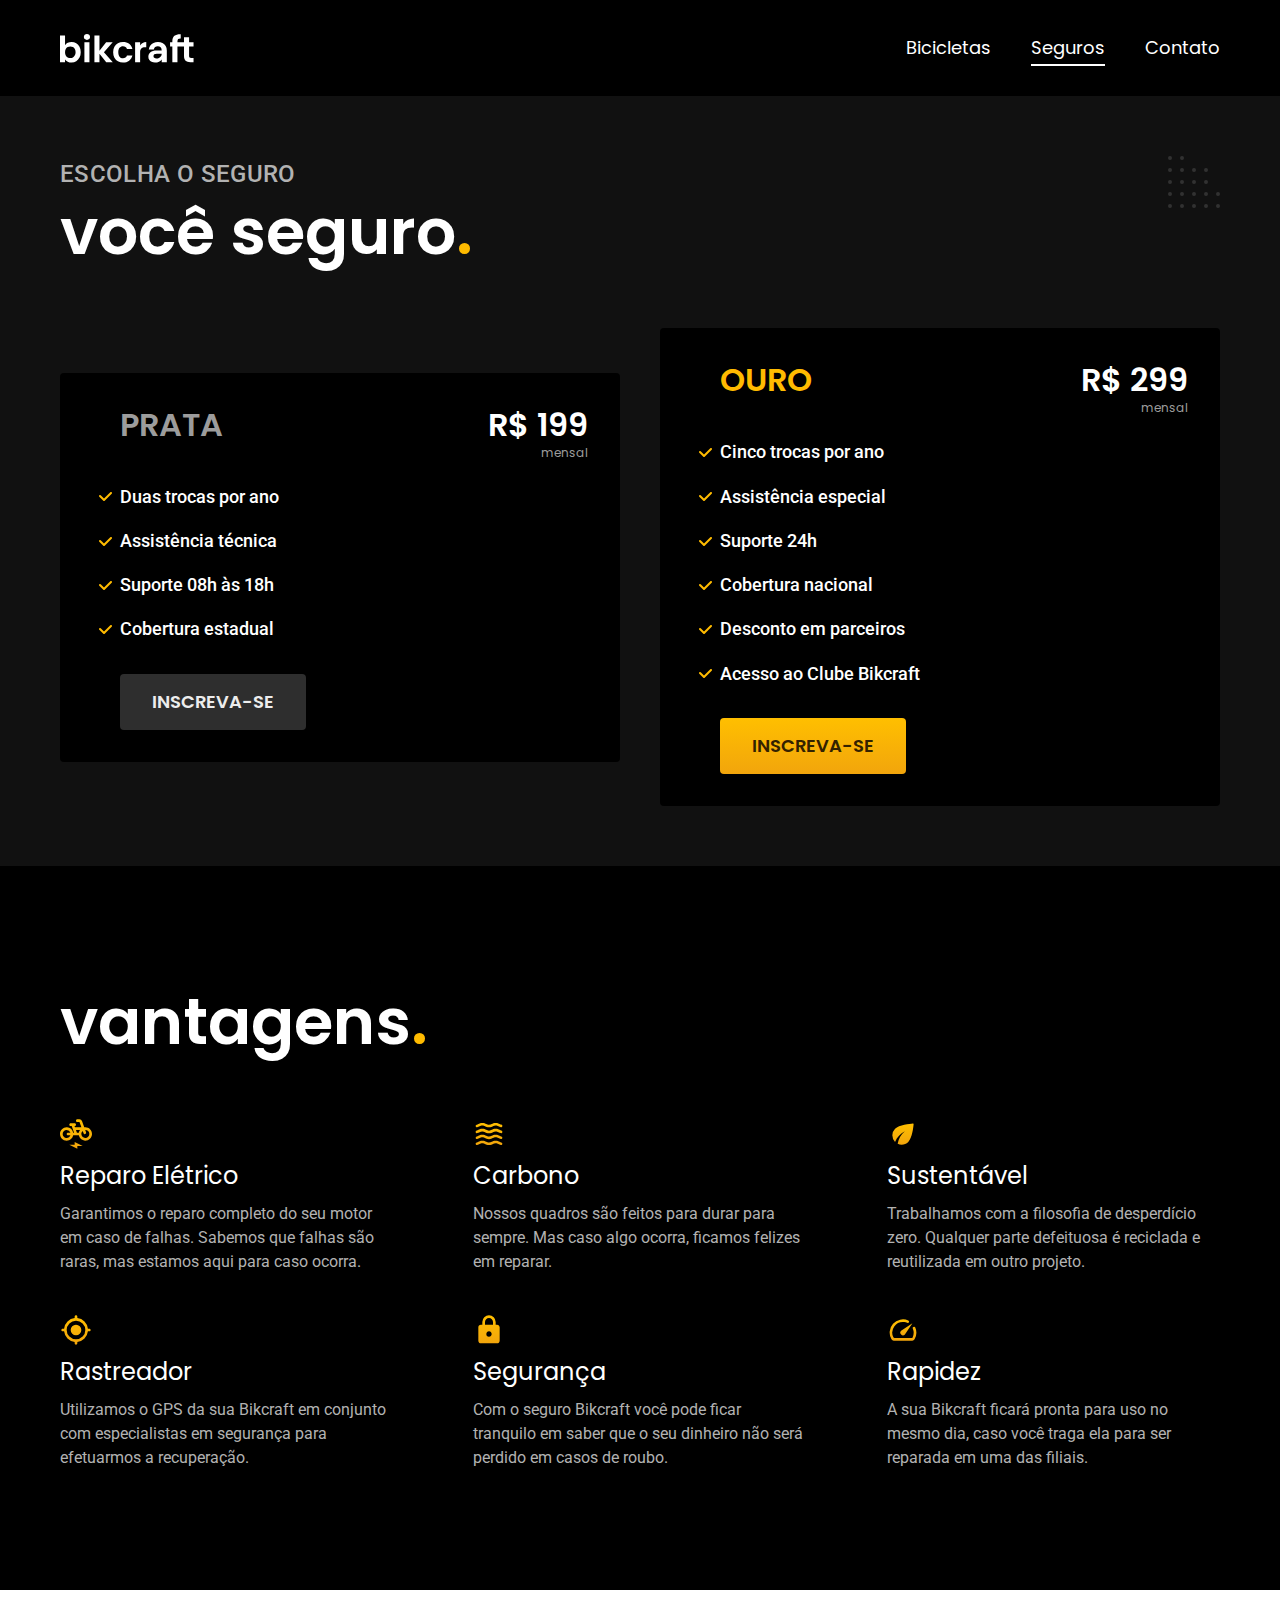
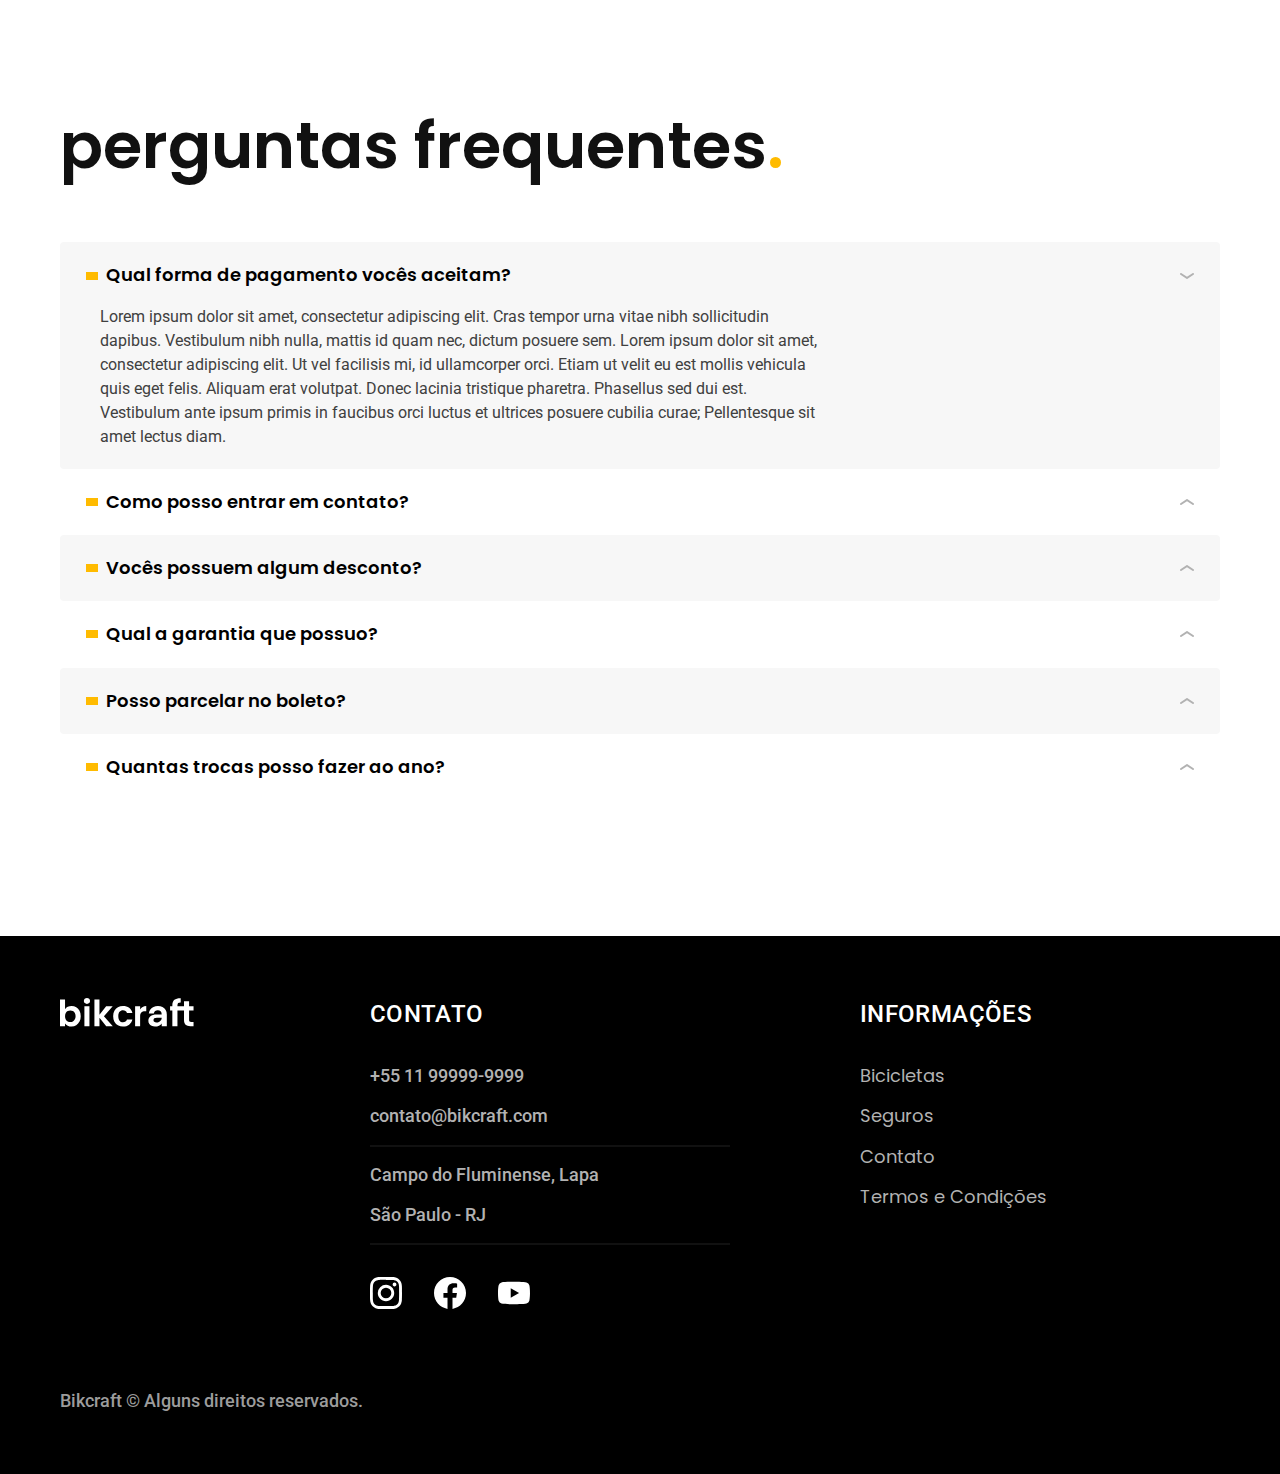
<file: seguros.html>
<!DOCTYPE html>
<html lang="pt-br">

<head>
  <meta charset="UTF-8">
  <meta name="viewport" content="width=device-width, initial-scale=1.0">
  <title>Seguros | Bikcraft</title>
  <meta name="description" content="Seguros.">

  <link rel="preload" href="./css/style.min.css" as="style">
  <link rel="stylesheet" href="./css/style.min.css">
  <script>document.documentElement.classList.add('js')</script>
  <link rel="preconnect" href="https://fonts.googleapis.com">
  <link rel="preconnect" href="https://fonts.gstatic.com" crossorigin>
  <link href="https://fonts.googleapis.com/css2?family=Merriweather:ital,wght@1,900&family=Poppins:wght@400;600&family=Roboto:wght@400;500&display=swap" rel="stylesheet">
</head>

<body id="seguros">
  <header class="header-bg">
    <div class="header container">
      <a href="./">
        <img src="./img/bikcraft.svg" alt="Bikcraft">
      </a>

      <nav aria-label="primaria">
        <ul class="header-menu font-1-m cor-0">
          <li><a href="./bicicletas.html">Bicicletas</a></li>
          <li><a href="./seguros.html">Seguros</a></li>
          <li><a href="./contato.html">Contato</a></li>
        </ul>
      </nav>
    </div>
  </header>

  <main class="seguros-bg">
    <div class="titulo-bg">
      <div class="titulo container">
        <p class="font-2-l-b cor-5">Escolha o seguro</p>
        <h1 class="font-1-xxl cor-0">você seguro<span class="cor-p1">.</span></h1>
      </div>
    </div>

    <div class="seguros container">
      <div class="seguros-item fadeInLeft" data-anime="200">
        <h3 class="font-1-xl cor-6">PRATA</h3>
        <span class="font-1-xl cor-0">R$ 199 <span class="font-1-xs cor-6">mensal</span></span>
        <ul class="font-2-m cor-0">
          <li>Duas trocas por ano</li>
          <li>Assistência técnica</li>
          <li>Suporte 08h às 18h</li>
          <li>Cobertura estadual</li>
        </ul>
        <a class="botao secundario" href="./orcamento.html?tipo=seguro&produto=prata">Inscreva-se</a>
      </div>

      <div class="seguros-item fadeInRight" data-anime="400">
        <h3 class="font-1-xl cor-p1">OURO</h3>
        <span class="font-1-xl cor-0">R$ 299 <span class="font-1-xs cor-6">mensal</span></span>
        <ul class="font-2-m cor-0">
          <li>Cinco trocas por ano</li>
          <li>Assistência especial</li>
          <li>Suporte 24h</li>
          <li>Cobertura nacional</li>
          <li>Desconto em parceiros</li>
          <li>Acesso ao Clube Bikcraft</li>
        </ul>
        <a class="botao" href="./orcamento.html?tipo=seguro&produto=ouro">Inscreva-se</a>
      </div>
    </div>
  </main>

  <article class="vantagens-bg">
    <div class="vantagens container">
      <h2 class="font-1-xxl cor-0">vantagens<span class="cor-p1">.</span></h2>
      <ul>
        <li>
          <img src="./img/icones/eletrica.svg" alt="">
          <h3 class="font-1-l cor-0">Reparo Elétrico</h3>
          <p class="font-2-s cor-5">Garantimos o reparo completo do seu motor em caso de falhas. Sabemos que falhas são raras, mas estamos aqui para caso ocorra.</p>
        </li>
        <li>
          <img src="./img/icones/carbono.svg" alt="">
          <h3 class="font-1-l cor-0">Carbono</h3>
          <p class="font-2-s cor-5">Nossos quadros são feitos para durar para sempre. Mas caso algo ocorra, ficamos felizes em reparar.</p>
        </li>
        <li>
          <img src="./img/icones/sustentavel.svg" alt="">
          <h3 class="font-1-l cor-0">Sustentável</h3>
          <p class="font-2-s cor-5">Trabalhamos com a filosofia de desperdício zero. Qualquer parte defeituosa é reciclada e reutilizada em outro projeto.</p>
        </li>
        <li>
          <img src="./img/icones/rastreador.svg" alt="">
          <h3 class="font-1-l cor-0">Rastreador</h3>
          <p class="font-2-s cor-5">Utilizamos o GPS da sua Bikcraft em conjunto com especialistas em segurança para efetuarmos a recuperação.</p>
        </li>
        <li>
          <img src="./img/icones/seguro.svg" alt="">
          <h3 class="font-1-l cor-0">Segurança</h3>
          <p class="font-2-s cor-5">Com o seguro Bikcraft você pode ficar tranquilo em saber que o seu dinheiro não será perdido em casos de roubo.</p>
        </li>
        <li>
          <img src="./img/icones/velocidade.svg" alt="">
          <h3 class="font-1-l cor-0">Rapidez</h3>
          <p class="font-2-s cor-5">A sua Bikcraft ficará pronta para uso no mesmo dia, caso você traga ela para ser reparada em uma das filiais.</p>
        </li>
      </ul>
    </div>
  </article>

  <article class="perguntas container">
    <h2 class="font-1-xxl">perguntas frequentes<span class="cor-p1">.</span></h2>
    <dl>
      <div>
        <dt><button class="font-1-m-b" aria-controls="pergunta1" aria-expanded="true">Qual forma de pagamento vocês aceitam?</button></dt>
        <dd id="pergunta1" class="font-2-s cor-9 ativa">Lorem ipsum dolor sit amet, consectetur adipiscing elit. Cras tempor urna vitae nibh sollicitudin dapibus. Vestibulum nibh nulla, mattis id quam nec, dictum posuere sem. Lorem ipsum dolor sit amet, consectetur adipiscing elit. Ut vel facilisis mi, id ullamcorper orci. Etiam ut velit eu est mollis vehicula quis eget felis. Aliquam erat volutpat. Donec lacinia tristique pharetra. Phasellus sed dui est. Vestibulum ante ipsum primis in faucibus orci luctus et ultrices posuere cubilia curae; Pellentesque sit amet lectus diam.</dd>
      </div>
      <div>
        <dt><button class="font-1-m-b" aria-controls="pergunta2" aria-expanded="false">Como posso entrar em contato?</button></dt>
        <dd id="pergunta2" class="font-2-s cor-9">Mauris ultricies dui libero, eget elementum justo mollis eu. Mauris lacinia eros sed lacus maximus sagittis. Aenean leo justo, imperdiet vel aliquam varius, lacinia eu ligula. Morbi vulputate odio lectus, at feugiat mi eleifend nec. Nulla egestas diam eu augue ultricies, nec tincidunt felis blandit. Morbi eget justo sed purus porta vulputate quis non orci. Phasellus quis nisl dolor. Curabitur sed accumsan elit.</dd>
      </div>
      <div>
        <dt><button  class="font-1-m-b" aria-controls="pergunta3" aria-expanded="false">Vocês possuem algum desconto?</button></dt>
        <dd id="pergunta3" class="font-2-s cor-9">Nullam fermentum pretium turpis sed ornare. Duis ac suscipit neque. Duis ac eleifend lectus. Fusce magna lectus, volutpat ut maximus at, porta sed odio. Pellentesque habitant morbi tristique senectus et netus et malesuada fames ac turpis egestas. Morbi ullamcorper condimentum odio, malesuada tincidunt est egestas sed. Nunc ornare, lacus at tincidunt posuere, enim lacus congue nisl, quis varius metus tortor vehicula odio. Curabitur cursus varius elit a pharetra. Duis ante dolor, venenatis ac dictum nec, consectetur at purus. Nam ultrices tellus magna. Cras commodo, augue eu consectetur viverra, lacus leo placerat eros, id varius mauris dolor vitae justo. Nunc fringilla sapien risus, eget laoreet purus venenatis at.</dd>
      </div>
      <div>
        <dt><button class="font-1-m-b" aria-controls="pergunta4" aria-expanded="false">Qual a garantia que possuo?</button></dt>
        <dd id="pergunta4" class="font-2-s cor-9">Vivamus laoreet pharetra libero. Maecenas gravida leo vitae orci rhoncus gravida. Integer rutrum varius tortor eu porttitor. Sed rhoncus leo vitae placerat pretium. In porta facilisis ligula sit amet pharetra. Suspendisse eu tortor nunc. Pellentesque vestibulum erat sapien, et tempor tellus accumsan ut. Mauris faucibus enim sem, at laoreet purus venenatis non. Quisque ex nibh, dapibus nec lorem egestas, euismod placerat libero. Integer eu auctor orci, in laoreet tortor.</dd>
      </div>
      <div>
        <dt><button class="font-1-m-b" aria-controls="pergunta5" aria-expanded="false">Posso parcelar no boleto?</button></dt>
        <dd id="pergunta5" class="font-2-s cor-9">Vivamus varius et dui non feugiat. Proin vel accumsan justo, quis pulvinar tellus. Sed tristique, augue quis hendrerit tristique, erat nisi feugiat neque, in bibendum purus lacus ut arcu. Sed vitae porttitor metus, at rutrum mauris. Ut at accumsan nisl. Cras lectus neque, sodales eu luctus a, vehicula quis arcu. Vestibulum nec orci tempor, rhoncus elit nec, iaculis neque. Aenean turpis elit, convallis ut posuere consectetur, euismod quis erat. Lorem ipsum dolor sit amet, consectetur adipiscing elit. Mauris et feugiat tellus.</dd>
      </div>
      <div>
        <dt><button class="font-1-m-b" aria-controls="pergunta6" aria-expanded="false">Quantas trocas posso fazer ao ano?</button></dt>
        <dd id="pergunta6" class="font-2-s cor-9">In bibendum venenatis interdum. Nullam bibendum elit a maximus lacinia. Sed tristique pharetra varius. Suspendisse pellentesque volutpat ipsum, sollicitudin vestibulum risus convallis sit amet. In vitae pulvinar dui. Nam ut tempus ligula. Praesent placerat velit nec fringilla elementum. Curabitur nec turpis nec elit tempor volutpat vel ac elit. Vivamus ac pretium dolor. Mauris ornare et arcu eu rhoncus. Mauris sed velit ut enim lobortis cursus ut a nisl. Nulla ultrices augue at viverra viverra. Nunc dignissim augue eu nisl aliquet porta. Aenean aliquet urna eu viverra vulputate.</dd>
      </div>
    </dl>
  </article>

  <footer class="footer-bg">
    <div class="footer container">
      <img src="./img/bikcraft.svg" alt="Bikcraft">
      <div class="footer-contato">
        <h3 class="font-2-l-b cor-0">Contato</h3>
        <ul class="cor-5 font-2-m">
          <li><a href="tel:+5511999999999">+55 11 99999-9999</a></li>
          <li><a href="mailto:contato@bikcraft.com">contato@bikcraft.com</a></li>
          <li>Campo do Fluminense, Lapa</li>
          <li>São Paulo - RJ</li>
        </ul>
        <div class="footer-redes">
          <a href="https://www.instagram.com/origamid.cursos/" target=”_blank”>
            <img src="./img/redes/instagram.svg" alt="Instagram">
          </a>
          <a href="https://www.facebook.com/origamid/?locale=pt_BR" target=”_blank”>
            <img src="./img/redes/facebook.svg" alt="Facebook">
          </a>
          <a href="https://www.youtube.com/@Origamid" target=”_blank”>
            <img src="./img/redes/youtube.svg" alt="Youtube">
          </a>
        </div>
      </div>
      <div class="footer-informacoes">
        <h3 class="font-2-l-b cor-0">Informações</h3>
        <nav>
          <ul class="font-1-m cor-5">
            <li><a href="./bicicletas.html">Bicicletas</a></li>
            <li><a href="./seguros.html">Seguros</a></li>
            <li><a href="./contato.html">Contato</a></li>
            <li><a href="./termos.html">Termos e Condições</a></li>
          </ul>
        </nav>
      </div>
      <p class=" footer-copy font-2-m cor-6">Bikcraft © Alguns direitos reservados.</p>
    </div>
  </footer>
  <script src="./js/plugins/simple-anime.js"></script>
  <script src="./js/script.js"></script>
</body>

</html>
</file>
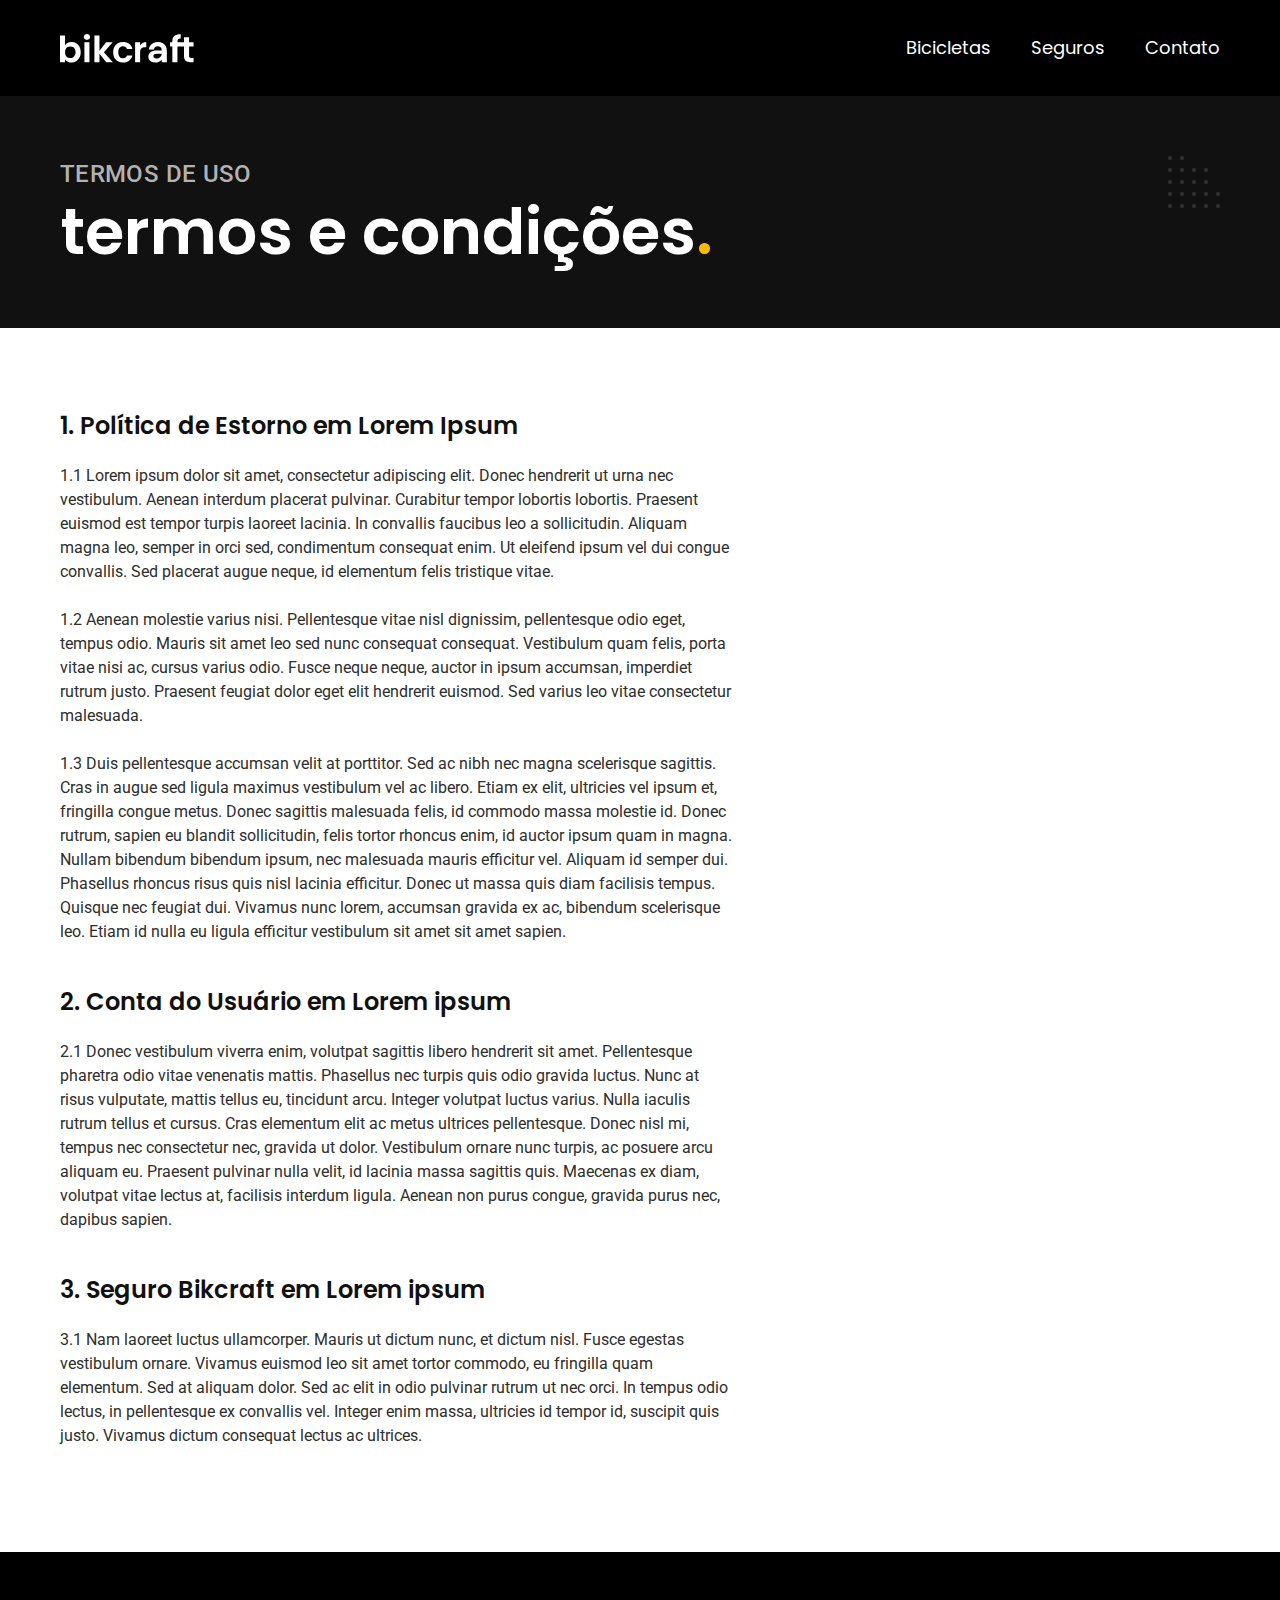
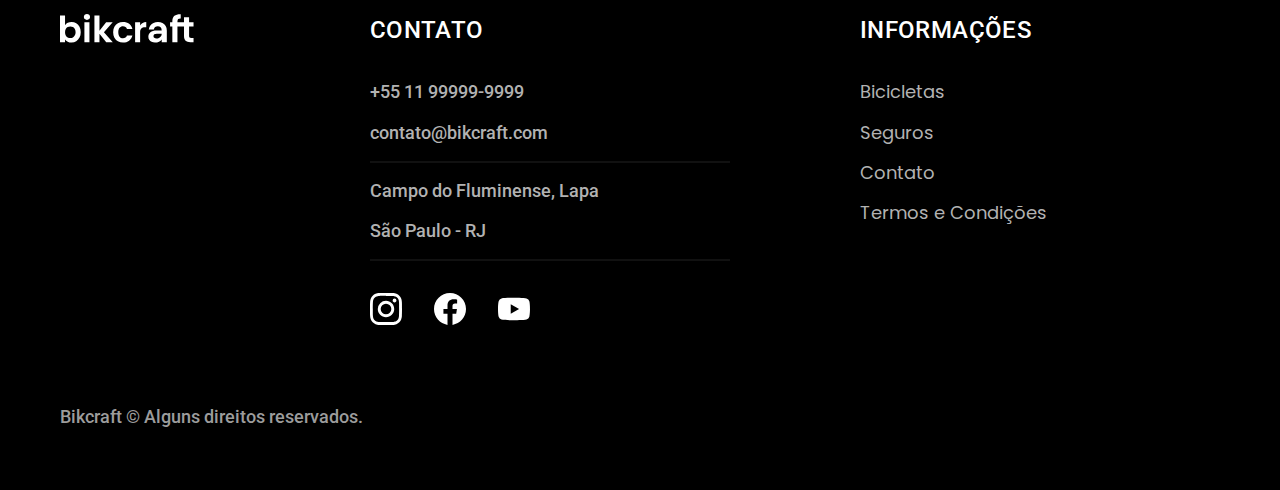
<file: termos.html>
<!DOCTYPE html>
<html lang="pt-br">
<head>
  <meta charset="UTF-8">
  <meta name="viewport" content="width=device-width, initial-scale=1.0">
  <title>Termos e Condições | Bikcraft</title>
  <meta name="description" content="Termos e condições.">
  <link rel="icon" href="./favicon.svg" type="image/svg+xml">
  <link rel="preload" href="./css/style.min.css" as="style">
  <link rel="stylesheet" href="./css/style.min.css">
  <script>document.documentElement.classList.add('js')</script>
  <link rel="preconnect" href="https://fonts.googleapis.com">
  <link rel="preconnect" href="https://fonts.gstatic.com" crossorigin>
  <link href="https://fonts.googleapis.com/css2?family=Merriweather:ital,wght@1,900&family=Poppins:wght@400;600&family=Roboto:wght@400;500&display=swap" rel="stylesheet">
</head>
<body id="termos">
  <header class="header-bg">
    <div class="header container">
      <a href="./">
        <img src="./img/bikcraft.svg" alt="Bikcraft">
      </a>

      <nav aria-label="primaria">
        <ul class="header-menu font-1-m cor-0">
          <li><a href="./bicicletas.html">Bicicletas</a></li>
          <li><a href="./seguros.html">Seguros</a></li>
          <li><a href="./contato.html">Contato</a></li>
        </ul>
      </nav>
    </div>
  </header>

  <main>
    <div class="titulo-bg">
      <div class="titulo container">
        <p class="font-2-l-b cor-5">Termos de uso</p>
        <h1 class="font-1-xxl cor-0">termos e condições<span class="cor-p1">.</span></h1>
      </div>
    </div>

    <div class="termos font-2-s cor-10 container">
      <h2 class="font-1-l cor-11">1. Política de Estorno em Lorem Ipsum</h2>
      <p>1.1 Lorem ipsum dolor sit amet, consectetur adipiscing elit. Donec hendrerit ut urna nec vestibulum. Aenean interdum placerat pulvinar. Curabitur tempor lobortis lobortis. Praesent euismod est tempor turpis laoreet lacinia. In convallis faucibus leo a sollicitudin. Aliquam magna leo, semper in orci sed, condimentum consequat enim. Ut eleifend ipsum vel dui congue convallis. Sed placerat augue neque, id elementum felis tristique vitae.</p>
      <p>1.2 Aenean molestie varius nisi. Pellentesque vitae nisl dignissim, pellentesque odio eget, tempus odio. Mauris sit amet leo sed nunc consequat consequat. Vestibulum quam felis, porta vitae nisi ac, cursus varius odio. Fusce neque neque, auctor in ipsum accumsan, imperdiet rutrum justo. Praesent feugiat dolor eget elit hendrerit euismod. Sed varius leo vitae consectetur malesuada.</p>
      <p>1.3 Duis pellentesque accumsan velit at porttitor. Sed ac nibh nec magna scelerisque sagittis. Cras in augue sed ligula maximus vestibulum vel ac libero. Etiam ex elit, ultricies vel ipsum et, fringilla congue metus. Donec sagittis malesuada felis, id commodo massa molestie id. Donec rutrum, sapien eu blandit sollicitudin, felis tortor rhoncus enim, id auctor ipsum quam in magna. Nullam bibendum bibendum ipsum, nec malesuada mauris efficitur vel. Aliquam id semper dui. Phasellus rhoncus risus quis nisl lacinia efficitur. Donec ut massa quis diam facilisis tempus. Quisque nec feugiat dui. Vivamus nunc lorem, accumsan gravida ex ac, bibendum scelerisque leo. Etiam id nulla eu ligula efficitur vestibulum sit amet sit amet sapien.</p>
      <h2 class="font-1-l cor-11">2. Conta do Usuário em Lorem ipsum</h2>
      <p>2.1 Donec vestibulum viverra enim, volutpat sagittis libero hendrerit sit amet. Pellentesque pharetra odio vitae venenatis mattis. Phasellus nec turpis quis odio gravida luctus. Nunc at risus vulputate, mattis tellus eu, tincidunt arcu. Integer volutpat luctus varius. Nulla iaculis rutrum tellus et cursus. Cras elementum elit ac metus ultrices pellentesque. Donec nisl mi, tempus nec consectetur nec, gravida ut dolor. Vestibulum ornare nunc turpis, ac posuere arcu aliquam eu. Praesent pulvinar nulla velit, id lacinia massa sagittis quis. Maecenas ex diam, volutpat vitae lectus at, facilisis interdum ligula. Aenean non purus congue, gravida purus nec, dapibus sapien.</p>
      <h2 class="font-1-l cor-11">3. Seguro Bikcraft em Lorem ipsum</h2>
      <p>3.1 Nam laoreet luctus ullamcorper. Mauris ut dictum nunc, et dictum nisl. Fusce egestas vestibulum ornare. Vivamus euismod leo sit amet tortor commodo, eu fringilla quam elementum. Sed at aliquam dolor. Sed ac elit in odio pulvinar rutrum ut nec orci. In tempus odio lectus, in pellentesque ex convallis vel. Integer enim massa, ultricies id tempor id, suscipit quis justo. Vivamus dictum consequat lectus ac ultrices.</p>
    </div>
  </main>

  <footer class="footer-bg">
    <div class="footer container">
      <img src="./img/bikcraft.svg" alt="Bikcraft">
      <div class="footer-contato">
        <h3 class="font-2-l-b cor-0">Contato</h3>
        <ul class="cor-5 font-2-m">
          <li><a href="tel:+5511999999999">+55 11 99999-9999</a></li>
          <li><a href="mailto:contato@bikcraft.com">contato@bikcraft.com</a></li>
          <li>Campo do Fluminense, Lapa</li>
          <li>São Paulo - RJ</li>
        </ul>
        <div class="footer-redes">
          <a href="https://www.instagram.com/origamid.cursos/" target=”_blank”>
            <img src="./img/redes/instagram.svg" alt="Instagram">
          </a>
          <a href="https://www.facebook.com/origamid/?locale=pt_BR" target=”_blank”>
            <img src="./img/redes/facebook.svg" alt="Facebook">
          </a>
          <a href="https://www.youtube.com/@Origamid" target=”_blank”>
            <img src="./img/redes/youtube.svg" alt="Youtube">
          </a>
        </div>
      </div>
      <div class="footer-informacoes">
        <h3 class="font-2-l-b cor-0">Informações</h3>
        <nav>
          <ul class="font-1-m cor-5">
            <li><a href="./bicicletas.html">Bicicletas</a></li>
            <li><a href="./seguros.html">Seguros</a></li>
            <li><a href="./contato.html">Contato</a></li>
            <li><a href="./termos.html">Termos e Condições</a></li>
          </ul>
        </nav>
      </div>
      <p class=" footer-copy font-2-m cor-6">Bikcraft © Alguns direitos reservados.</p>
    </div>
  </footer>
  <script src="./js/script.js"></script>
</body>
</html>
</file>
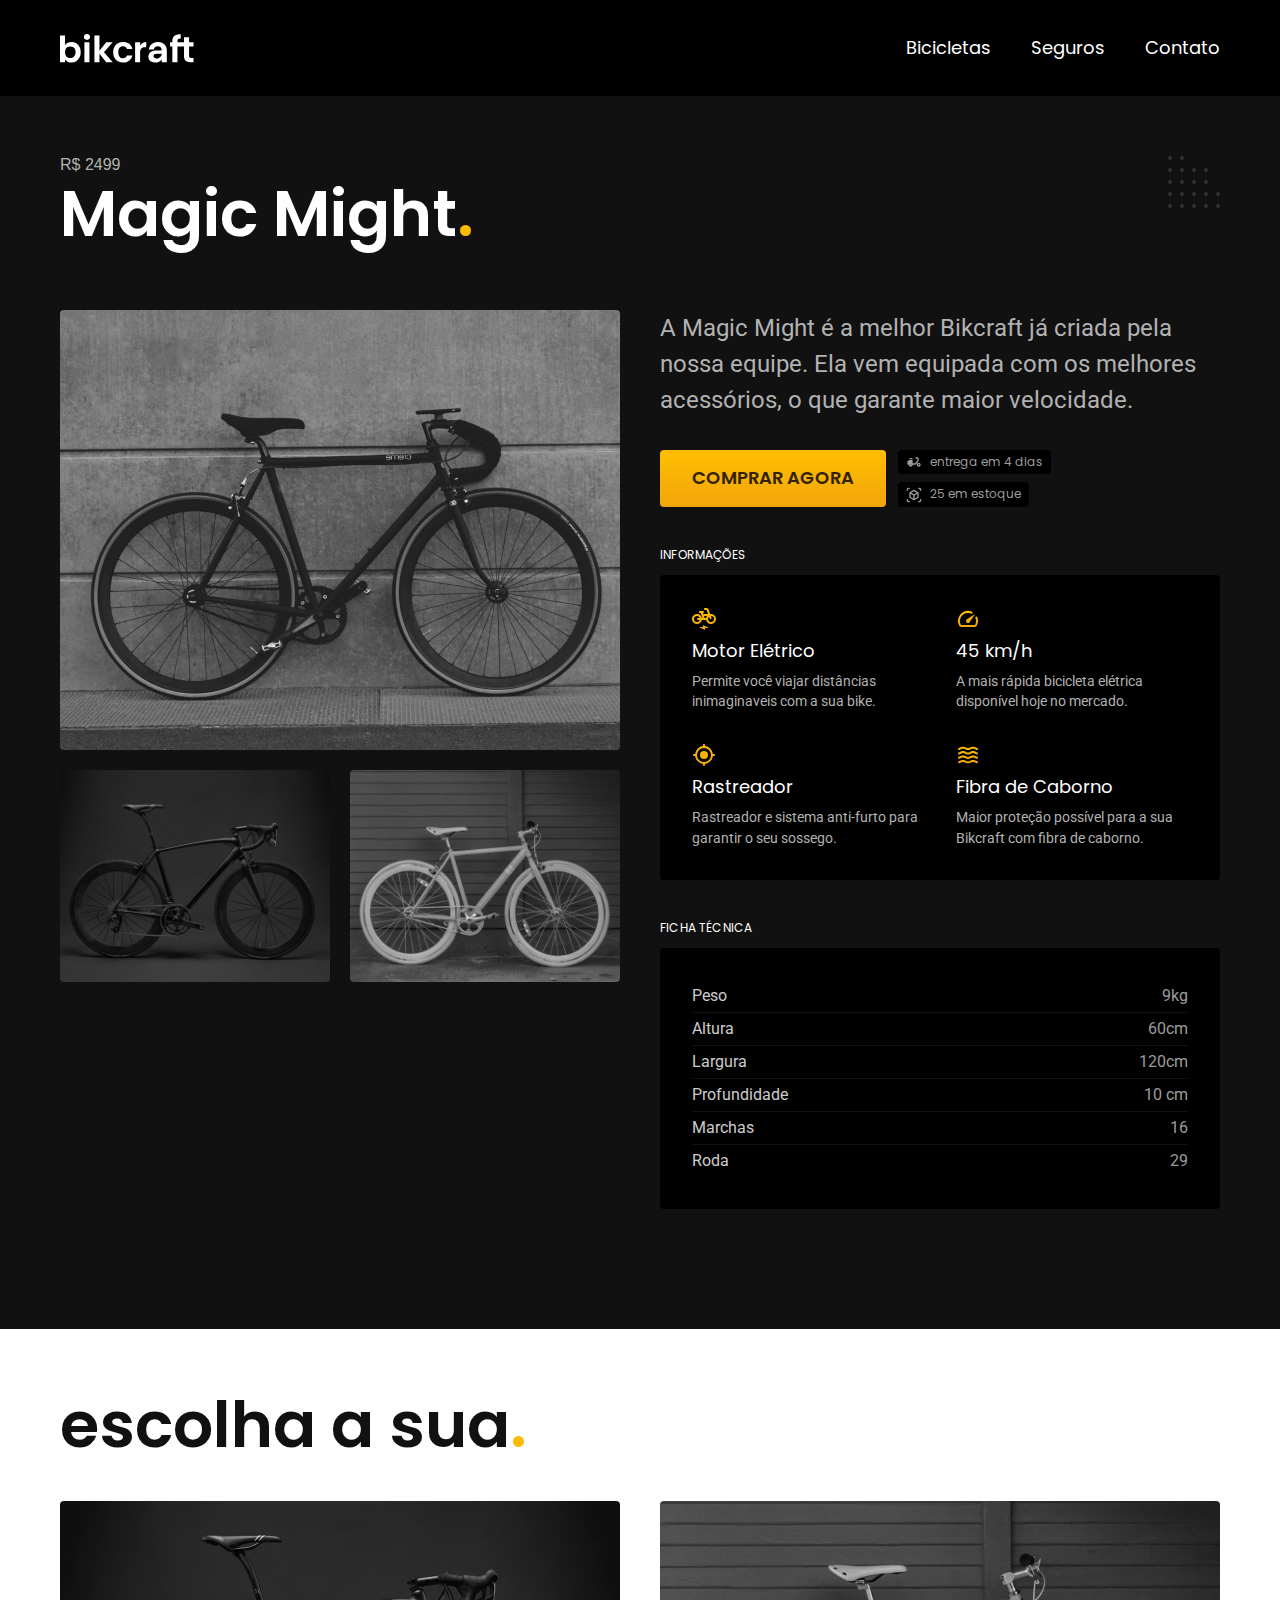
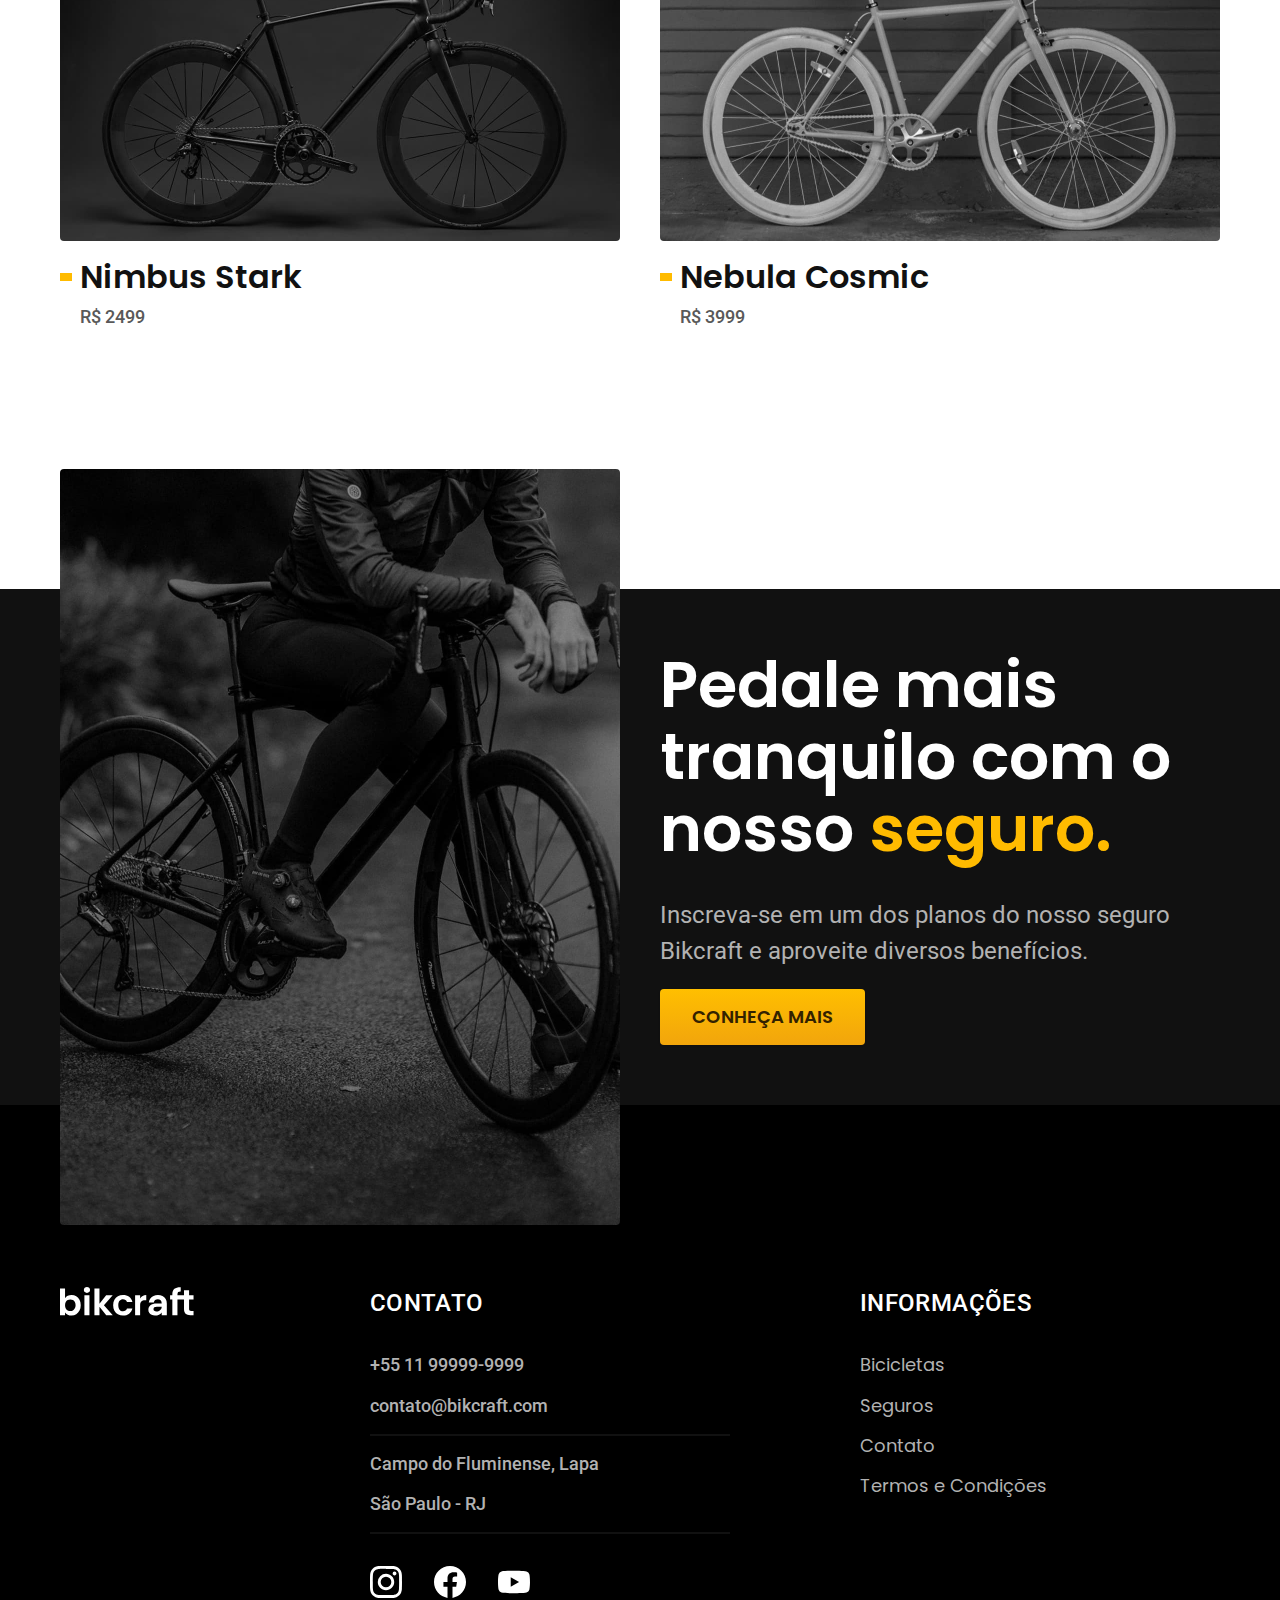
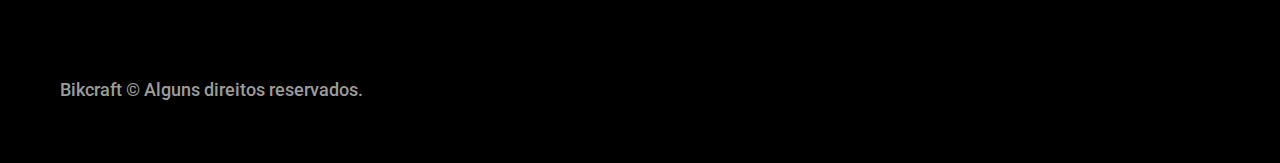
<file: bicicletas/magic.html>
<!DOCTYPE html>
<html lang="pt-br">

<head>
  <meta charset="UTF-8">
  <meta name="viewport" content="width=device-width, initial-scale=1.0">
  <title>Magic Might | Bikcraft</title>
  <meta name="description" content="Bicicleta Magic Might.">
  <link rel="icon" href="../favicon.svg" type="image/svg+xml">
  <link rel="preload" href="../css/style.min.css" as="style">
  <link rel="stylesheet" href="../css/style.min.css">
  <script>document.documentElement.classList.add('js')</script>
  <link rel="preconnect" href="https://fonts.googleapis.com">
  <link rel="preconnect" href="https://fonts.gstatic.com" crossorigin>
  <link href="https://fonts.googleapis.com/css2?family=Merriweather:ital,wght@1,900&family=Poppins:wght@400;600&family=Roboto:wght@400;500&display=swap" rel="stylesheet">
</head>

<body id="bicicleta">
  <header class="header-bg">
    <div class="header container">
      <a href="../">
        <img src="../img/bikcraft.svg" alt="Bikcraft">
      </a>

      <nav aria-label="primaria">
        <ul class="header-menu font-1-m cor-0">
          <li><a href="../bicicletas.html">Bicicletas</a></li>
          <li><a href="../seguros.html">Seguros</a></li>
          <li><a href="../contato.html">Contato</a></li>
        </ul>
      </nav>
    </div>
  </header>

  <main class="titulo-bg">
    <div>
      <div class="titulo container">
        <p class="font-2-x-l cor-5">R$ 2499</p>
        <h1 class="font-1-xxl cor-0">Magic Might<span class="cor-p1">.</span></h1>
      </div>
    </div>
    <div class="bicicleta container">
      <div class="bicicleta-imagens">
        <img src="../img/bicicleta/nimbus2.jpg" alt="Bicicleta 1">
        <img src="../img/bicicleta/nimbus1.jpg" alt="Bicicleta 2">
        <img src="../img/bicicleta/nimbus3.jpg" alt="Bicicleta 3">
      </div>
      <div class="bicicleta-conteudo">
        <p class="font-2-l cor-5">A Magic Might é a melhor Bikcraft já criada pela nossa equipe. Ela vem equipada com os melhores acessórios, o que garante maior velocidade.</p>
        <div class="bicicleta-comprar">
          <a class="botao" href="../orcamento.html?tipo=bikcraft&produto=magic">Comprar Agora</a>
          <span class="font-1-xs cor-6"><img src="../img/icones/entrega.svg" alt="">entrega em 4 dias</span>
          <span class="font-1-xs cor-6"><img src="../img/icones/estoque.svg" alt="">25 em estoque</span>
        </div>
        <h2 class="font-1-xs cor-0">Informações</h2>
        <ul class="bicicleta-informacoes">
          <li>
            <img src="../img/icones/eletrica.svg" alt="">
            <h3 class="font-1-m cor-0">Motor Elétrico</h3>
            <p class="font-2-xs cor-5">Permite você viajar distâncias inimaginaveis com a sua bike.</p>
          </li>
          <li>
            <img src="../img/icones/velocidade.svg" alt="">
            <h3 class="font-1-m cor-0">45 km/h</h3>
            <p class="font-2-xs cor-5">A mais rápida bicicleta elétrica disponível hoje no mercado.</p>
          </li>
          <li>
            <img src="../img/icones/rastreador.svg" alt="">
            <h3 class="font-1-m cor-0">Rastreador</h3>
            <p class="font-2-xs cor-5">Rastreador e sistema anti-furto para garantir o seu sossego.</p>
          </li>
          <li>
            <img src="../img/icones/carbono.svg" alt="">
            <h3 class="font-1-m cor-0">Fibra de Caborno</h3>
            <p class="font-2-xs cor-5">Maior proteção possível para a sua Bikcraft com fibra de caborno.</p>
          </li>
        </ul>
        <h2 class="font-1-xs cor-0">Ficha Técnica</h2>
        <ul class="bicicleta-ficha font-2-s cor-4">
          <li>Peso <span>9kg</span></li>
          <li>Altura <span>60cm</span></li>
          <li>Largura <span>120cm</span></li>
          <li>Profundidade <span>10 cm</span></li>
          <li>Marchas <span>16</span></li>
          <li>Roda <span>29</span></li>
        </ul>
      </div>
    </div>
  </main>

  <article class="bicicletas-lista container">
    <h2 class="font-1-xxl">escolha a sua<span class="cor-p1">.</span></h2>

    <ul>
      <li>
        <a href="./nimbus.html">
          <img src="../img/bicicletas/nimbus.jpg" alt="Bicicleta preta">
          <h3 class="font-1-xl">Nimbus Stark</h3>
          <span class="font-2-m cor-8">R$ 2499</span>
        </a>
      </li>
      <li>
        <a href="./nebula.html">
          <img src="../img/bicicletas/nebula.jpg" alt="Bicicleta branca">
          <h3 class="font-1-xl">Nebula Cosmic</h3>
          <span class="font-2-m cor-8">R$ 3999</span>
        </a>
      </li>
    </ul>
  </article>

  <article class="seguro-bg">
    <div class="seguro container">
      <div class="seguro-imagem">
        <img src="../img/fotos/seguros.jpg" alt="Pessoa parada em cima de uma bicicleta.">
      </div>
      <div class="seguro-conteudo">
        <h2 class="font-1-xxl cor-0">Pedale mais tranquilo com o nosso <span class="cor-p1">seguro.</span></h2>
        <p class="font-2-l cor-5">Inscreva-se em um dos planos do nosso seguro Bikcraft e aproveite diversos benefícios.</p>
        <a class="botao" href="../seguros.html">Conheça Mais</a>
      </div>
    </div>
  </article>
  
  <footer class="footer-bg">
    <div class="footer container">
      <img src="../img/bikcraft.svg" alt="Bikcraft">
      <div class="footer-contato">
        <h3 class="font-2-l-b cor-0">Contato</h3>
        <ul class="cor-5 font-2-m">
          <li><a href="tel:+5511999999999">+55 11 99999-9999</a></li>
          <li><a href="mailto:contato@bikcraft.com">contato@bikcraft.com</a></li>
          <li>Campo do Fluminense, Lapa</li>
          <li>São Paulo - RJ</li>
        </ul>
        <div class="footer-redes">
          <a href="https://www.instagram.com/origamid.cursos/" target=”_blank”>
            <img src="../img/redes/instagram.svg" alt="Instagram">
          </a>
          <a href="https://www.facebook.com/origamid/?locale=pt_BR" target=”_blank”>
            <img src="../img/redes/facebook.svg" alt="Facebook">
          </a>
          <a href="https://www.youtube.com/@Origamid" target=”_blank”>
            <img src="../img/redes/youtube.svg" alt="Youtube">
          </a>
        </div>
      </div>
      <div class="footer-informacoes">
        <h3 class="font-2-l-b cor-0">Informações</h3>
        <nav>
          <ul class="font-1-m cor-5">
            <li><a href="../bicicletas.html">Bicicletas</a></li>
            <li><a href="../seguros.html">Seguros</a></li>
            <li><a href="../contato.html">Contato</a></li>
            <li><a href="../termos.html">Termos e Condições</a></li>
          </ul>
        </nav>
      </div>
      <p class=" footer-copy font-2-m cor-6">Bikcraft © Alguns direitos reservados.</p>
    </div>
  </footer>
  <script src="../js/script.js"></script>
</body>

</html>
</file>
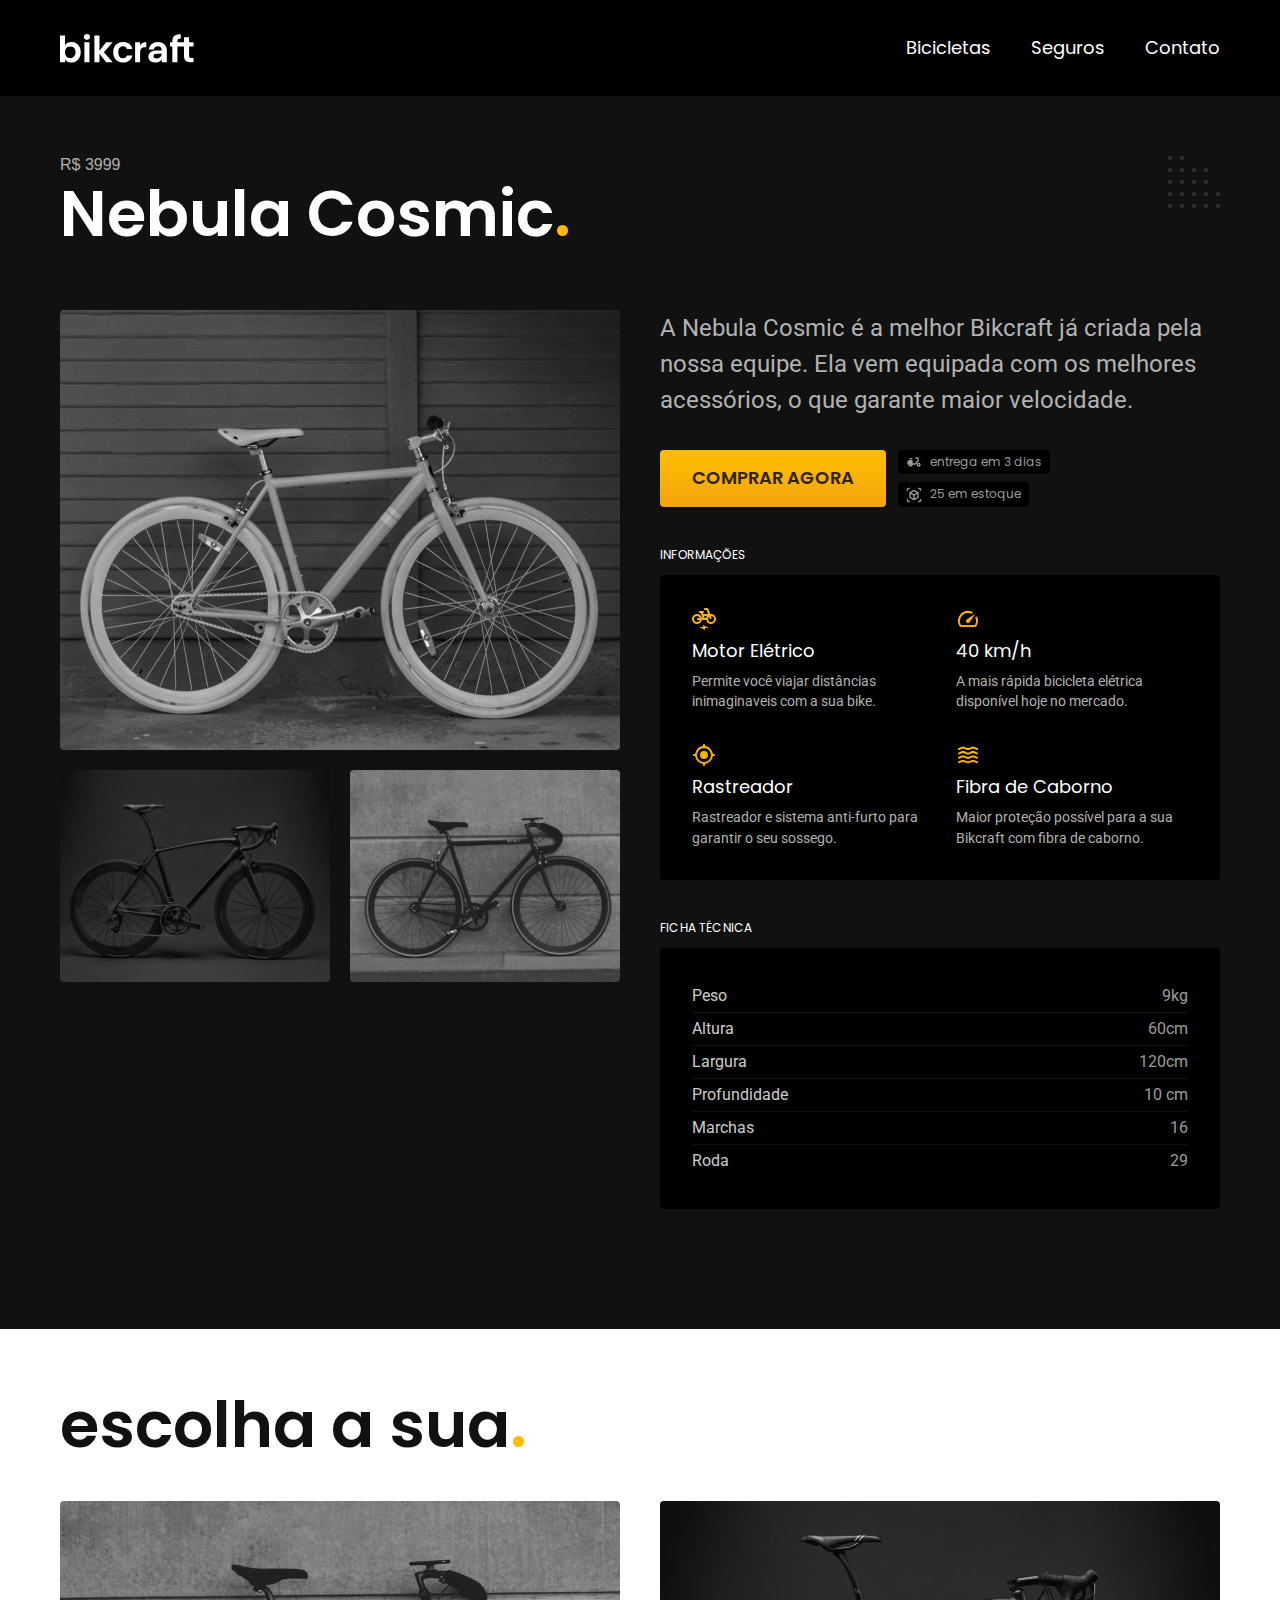
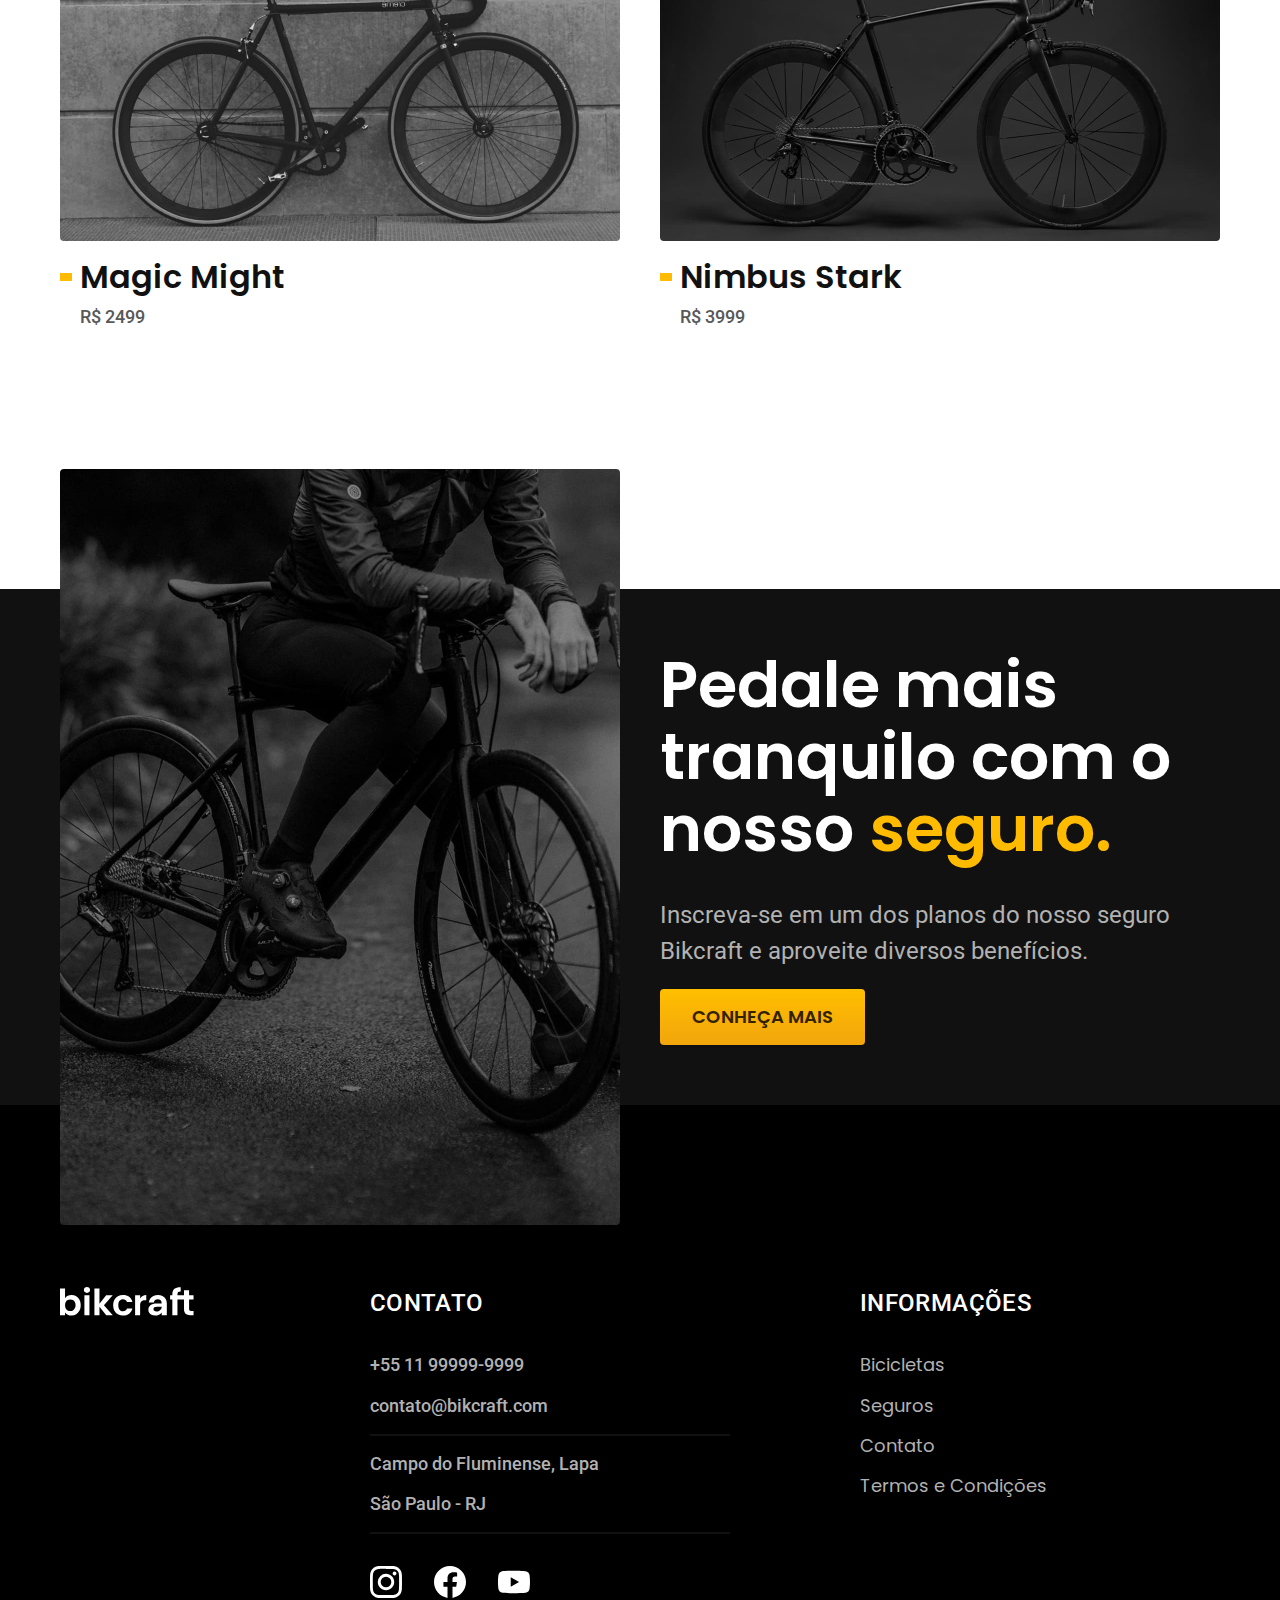
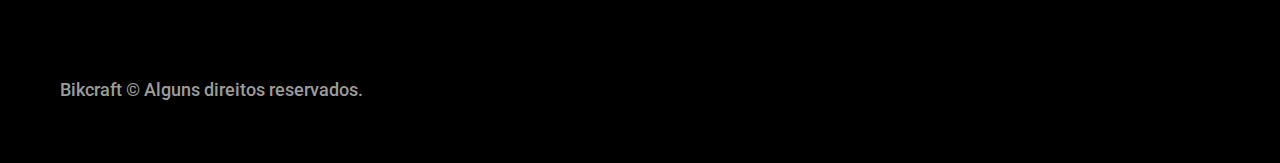
<file: bicicletas/nebula.html>
<!DOCTYPE html>
<html lang="pt-br">

<head>
  <meta charset="UTF-8">
  <meta name="viewport" content="width=device-width, initial-scale=1.0">
  <title>Nebula Cosmic | Bikcraft</title>
  <meta name="description" content="Bicicleta Nebula Cosmic.">
  <link rel="icon" href="../favicon.svg" type="image/svg+xml">
  <link rel="preload" href="../css/style.min.css" as="style">
  <link rel="stylesheet" href="../css/style.min.css">
  <script>document.documentElement.classList.add('js')</script>
  <link rel="preconnect" href="https://fonts.googleapis.com">
  <link rel="preconnect" href="https://fonts.gstatic.com" crossorigin>
  <link href="https://fonts.googleapis.com/css2?family=Merriweather:ital,wght@1,900&family=Poppins:wght@400;600&family=Roboto:wght@400;500&display=swap" rel="stylesheet">
</head>

<body id="bicicleta">
  <header class="header-bg">
    <div class="header container">
      <a href="../">
        <img src="../img/bikcraft.svg" alt="Bikcraft">
      </a>

      <nav aria-label="primaria">
        <ul class="header-menu font-1-m cor-0">
          <li><a href="../bicicletas.html">Bicicletas</a></li>
          <li><a href="../seguros.html">Seguros</a></li>
          <li><a href="../contato.html">Contato</a></li>
        </ul>
      </nav>
    </div>
  </header>

  <main class="titulo-bg">
    <div>
      <div class="titulo container">
        <p class="font-2-x-l cor-5">R$ 3999</p>
        <h1 class="font-1-xxl cor-0">Nebula Cosmic<span class="cor-p1">.</span></h1>
      </div>
    </div>
    <div class="bicicleta container">
      <div class="bicicleta-imagens">
        <img src="../img/bicicleta/nimbus3.jpg" alt="Bicicleta 1">
        <img src="../img/bicicleta/nimbus1.jpg" alt="Bicicleta 2">
        <img src="../img/bicicleta/nimbus2.jpg" alt="Bicicleta 3">
      </div>
      <div class="bicicleta-conteudo">
        <p class="font-2-l cor-5">A Nebula Cosmic é a melhor Bikcraft já criada pela nossa equipe. Ela vem equipada com os melhores acessórios, o que garante maior velocidade.</p>
        <div class="bicicleta-comprar">
          <a class="botao" href="../orcamento.html?tipo=bikcraft&produto=nebula">Comprar Agora</a>
          <span class="font-1-xs cor-6"><img src="../img/icones/entrega.svg" alt="">entrega em 3 dias</span>
          <span class="font-1-xs cor-6"><img src="../img/icones/estoque.svg" alt="">25 em estoque</span>
        </div>
        <h2 class="font-1-xs cor-0">Informações</h2>
        <ul class="bicicleta-informacoes">
          <li>
            <img src="../img/icones/eletrica.svg" alt="">
            <h3 class="font-1-m cor-0">Motor Elétrico</h3>
            <p class="font-2-xs cor-5">Permite você viajar distâncias inimaginaveis com a sua bike.</p>
          </li>
          <li>
            <img src="../img/icones/velocidade.svg" alt="">
            <h3 class="font-1-m cor-0">40 km/h</h3>
            <p class="font-2-xs cor-5">A mais rápida bicicleta elétrica disponível hoje no mercado.</p>
          </li>
          <li>
            <img src="../img/icones/rastreador.svg" alt="">
            <h3 class="font-1-m cor-0">Rastreador</h3>
            <p class="font-2-xs cor-5">Rastreador e sistema anti-furto para garantir o seu sossego.</p>
          </li>
          <li>
            <img src="../img/icones/carbono.svg" alt="">
            <h3 class="font-1-m cor-0">Fibra de Caborno</h3>
            <p class="font-2-xs cor-5">Maior proteção possível para a sua Bikcraft com fibra de caborno.</p>
          </li>
        </ul>
        <h2 class="font-1-xs cor-0">Ficha Técnica</h2>
        <ul class="bicicleta-ficha font-2-s cor-4">
          <li>Peso <span>9kg</span></li>
          <li>Altura <span>60cm</span></li>
          <li>Largura <span>120cm</span></li>
          <li>Profundidade <span>10 cm</span></li>
          <li>Marchas <span>16</span></li>
          <li>Roda <span>29</span></li>
        </ul>
      </div>
    </div>
  </main>

  <article class="bicicletas-lista container">
    <h2 class="font-1-xxl">escolha a sua<span class="cor-p1">.</span></h2>

    <ul>
      <li>
        <a href="./magic.html">
          <img src="../img/bicicletas/magic.jpg" alt="Bicicleta preta">
          <h3 class="font-1-xl">Magic Might</h3>
          <span class="font-2-m cor-8">R$ 2499</span>
        </a>
      </li>
      <li>
        <a href="./nimbus.html">
          <img src="../img/bicicletas/nimbus.jpg" alt="Bicicleta preta">
          <h3 class="font-1-xl">Nimbus Stark</h3>
          <span class="font-2-m cor-8">R$ 3999</span>
        </a>
      </li>
    </ul>
  </article>

  <article class="seguro-bg">
    <div class="seguro container">
      <div class="seguro-imagem">
        <img src="../img/fotos/seguros.jpg" alt="Pessoa parada em cima de uma bicicleta.">
      </div>
      <div class="seguro-conteudo">
        <h2 class="font-1-xxl cor-0">Pedale mais tranquilo com o nosso <span class="cor-p1">seguro.</span></h2>
        <p class="font-2-l cor-5">Inscreva-se em um dos planos do nosso seguro Bikcraft e aproveite diversos benefícios.</p>
        <a class="botao" href="../seguros.html">Conheça Mais</a>
      </div>
    </div>
  </article>
  
  <footer class="footer-bg">
    <div class="footer container">
      <img src="../img/bikcraft.svg" alt="Bikcraft">
      <div class="footer-contato">
        <h3 class="font-2-l-b cor-0">Contato</h3>
        <ul class="cor-5 font-2-m">
          <li><a href="tel:+5511999999999">+55 11 99999-9999</a></li>
          <li><a href="mailto:contato@bikcraft.com">contato@bikcraft.com</a></li>
          <li>Campo do Fluminense, Lapa</li>
          <li>São Paulo - RJ</li>
        </ul>
        <div class="footer-redes">
          <a href="https://www.instagram.com/origamid.cursos/" target=”_blank”>
            <img src="../img/redes/instagram.svg" alt="Instagram">
          </a>
          <a href="https://www.facebook.com/origamid/?locale=pt_BR" target=”_blank”>
            <img src="../img/redes/facebook.svg" alt="Facebook">
          </a>
          <a href="https://www.youtube.com/@Origamid" target=”_blank”>
            <img src="../img/redes/youtube.svg" alt="Youtube">
          </a>
        </div>
      </div>
      <div class="footer-informacoes">
        <h3 class="font-2-l-b cor-0">Informações</h3>
        <nav>
          <ul class="font-1-m cor-5">
            <li><a href="../bicicletas.html">Bicicletas</a></li>
            <li><a href="../seguros.html">Seguros</a></li>
            <li><a href="../contato.html">Contato</a></li>
            <li><a href="../termos.html">Termos e Condições</a></li>
          </ul>
        </nav>
      </div>
      <p class=" footer-copy font-2-m cor-6">Bikcraft © Alguns direitos reservados.</p>
    </div>
  </footer>
  <script src="../js/script.js"></script>
</body>

</html>
</file>
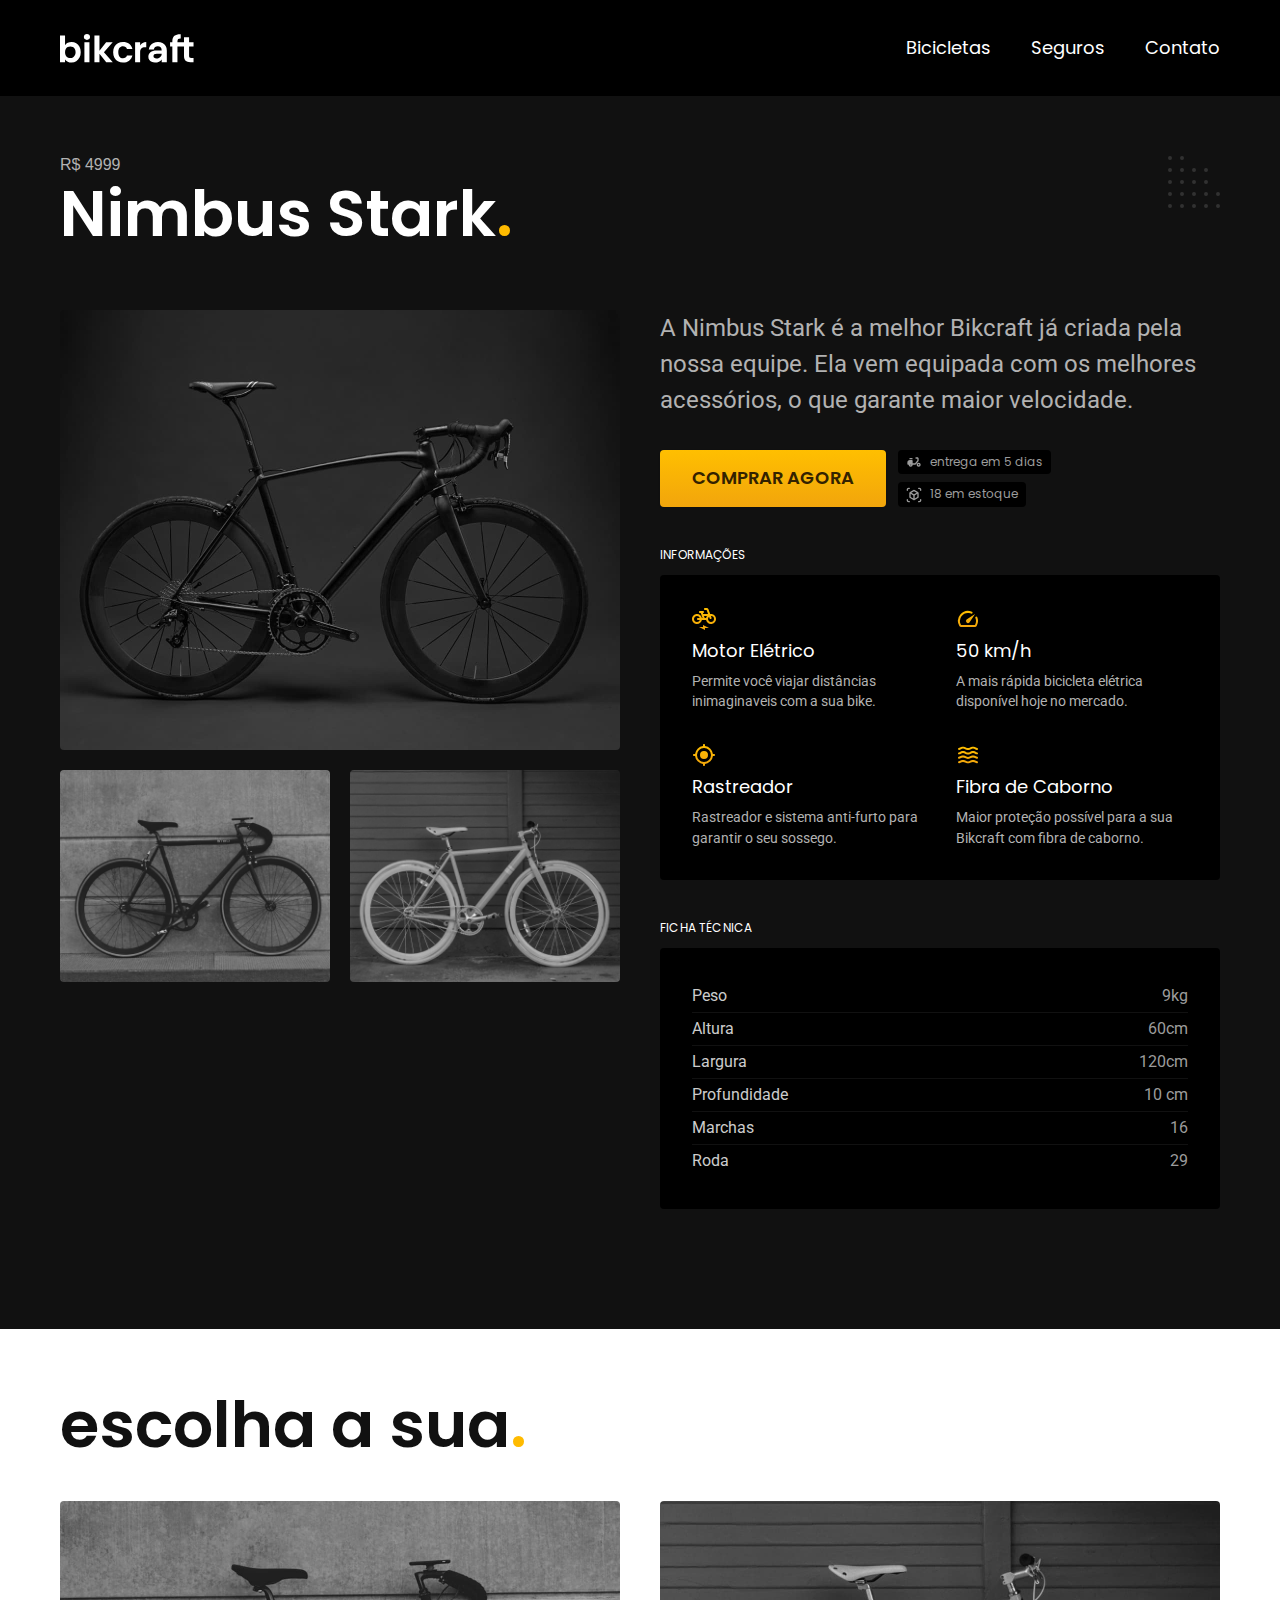
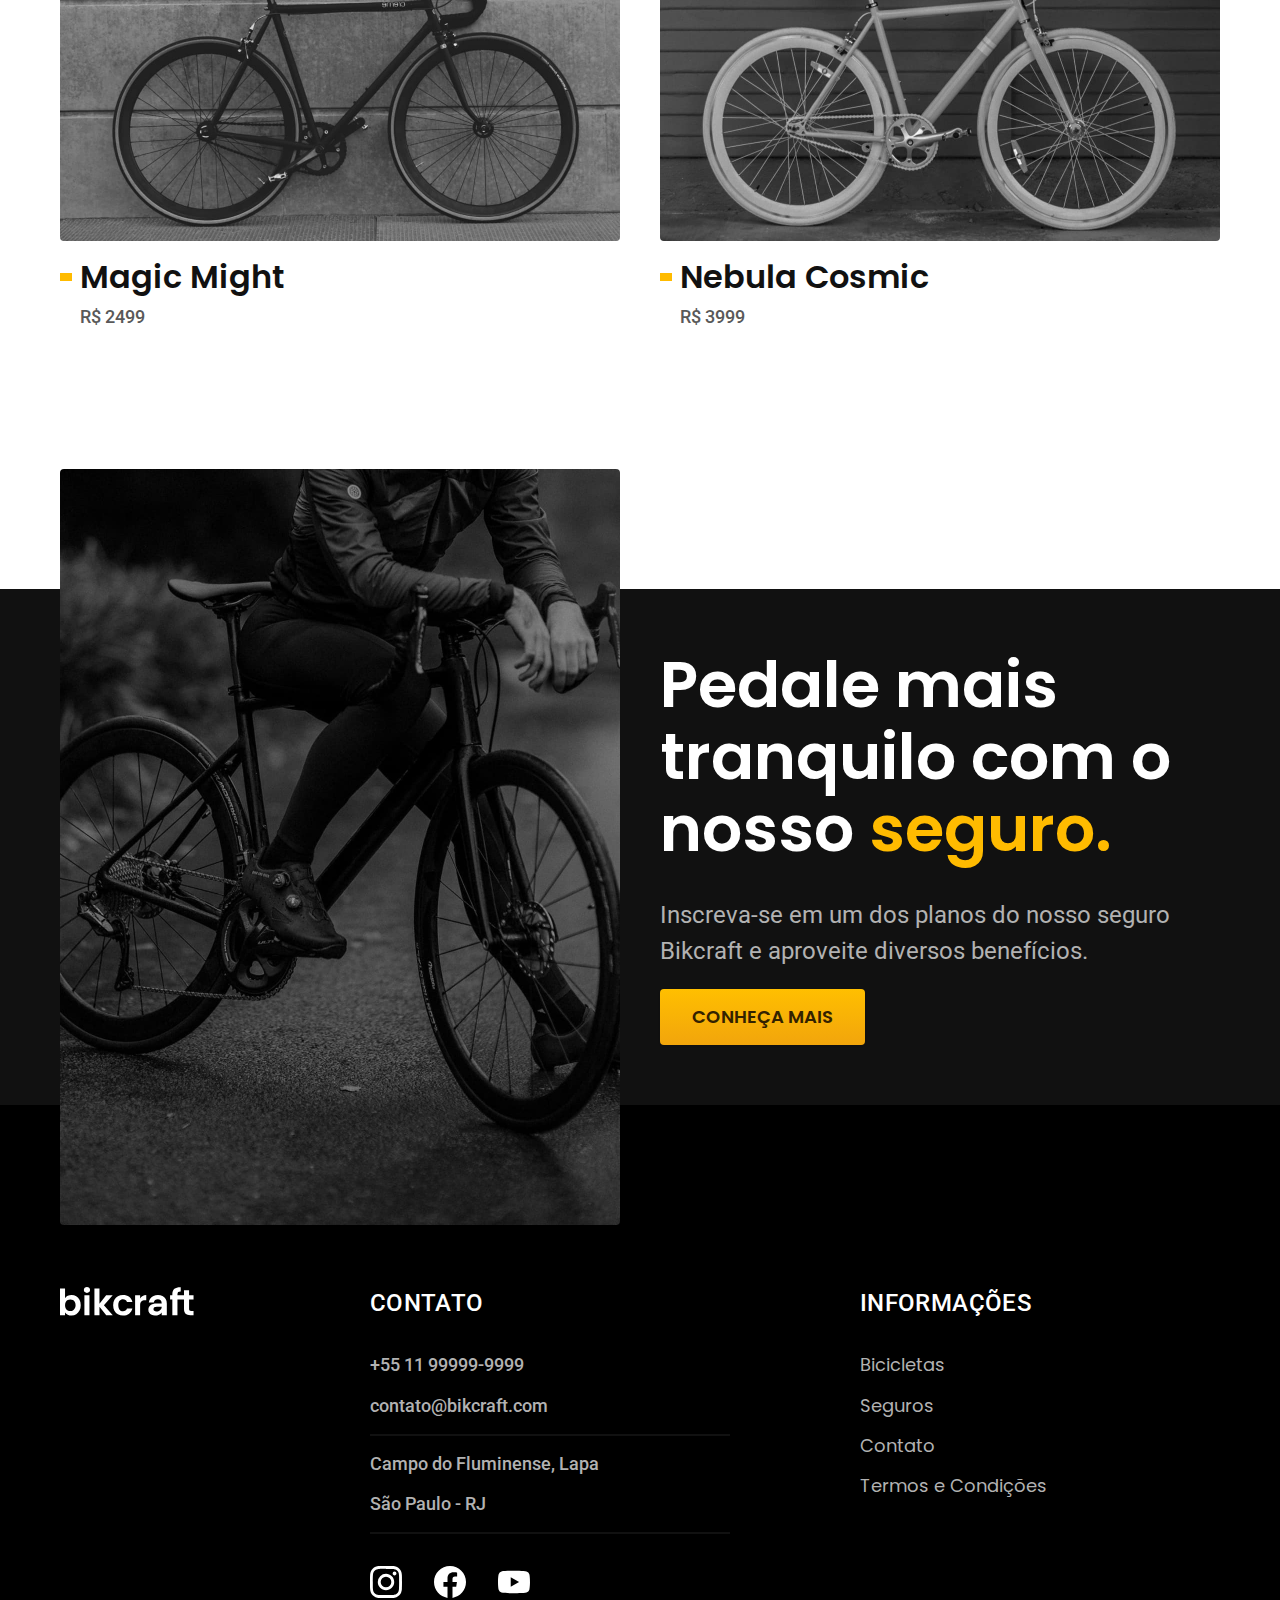
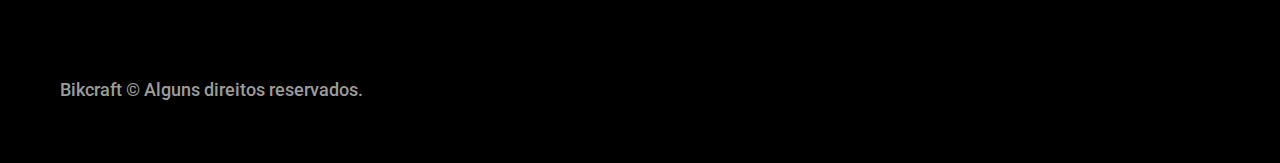
<file: bicicletas/nimbus.html>
<!DOCTYPE html>
<html lang="pt-br">

<head>
  <meta charset="UTF-8">
  <meta name="viewport" content="width=device-width, initial-scale=1.0">
  <title>Nimbus Stark | Bikcraft</title>
  <meta name="description" content="Bicicleta Nimbus Stark.">
  <link rel="icon" href="../favicon.svg" type="image/svg+xml">
  <link rel="preload" href="../css/style.min.css" as="style">
  <link rel="stylesheet" href="../css/style.min.css">
  <script>document.documentElement.classList.add('js')</script>
  <link rel="preconnect" href="https://fonts.googleapis.com">
  <link rel="preconnect" href="https://fonts.gstatic.com" crossorigin>
  <link href="https://fonts.googleapis.com/css2?family=Merriweather:ital,wght@1,900&family=Poppins:wght@400;600&family=Roboto:wght@400;500&display=swap" rel="stylesheet">
</head>

<body id="bicicleta">
  <header class="header-bg">
    <div class="header container">
      <a href="../">
        <img src="../img/bikcraft.svg" alt="Bikcraft">
      </a>

      <nav aria-label="primaria">
        <ul class="header-menu font-1-m cor-0">
          <li><a href="../bicicletas.html">Bicicletas</a></li>
          <li><a href="../seguros.html">Seguros</a></li>
          <li><a href="../contato.html">Contato</a></li>
        </ul>
      </nav>
    </div>
  </header>

  <main class="titulo-bg">
    <div>
      <div class="titulo container">
        <p class="font-2-x-l cor-5">R$ 4999</p>
        <h1 class="font-1-xxl cor-0">Nimbus Stark<span class="cor-p1">.</span></h1>
      </div>
    </div>
    <div class="bicicleta container">
      <div class="bicicleta-imagens">
        <img src="../img/bicicleta/nimbus1.jpg" alt="Bicicleta 1">
        <img src="../img/bicicleta/nimbus2.jpg" alt="Bicicleta 2">
        <img src="../img/bicicleta/nimbus3.jpg" alt="Bicicleta 3">
      </div>
      <div class="bicicleta-conteudo">
        <p class="font-2-l cor-5">A Nimbus Stark é a melhor Bikcraft já criada pela nossa equipe. Ela vem equipada com os melhores acessórios, o que garante maior velocidade.</p>
        <div class="bicicleta-comprar">
          <a class="botao" href="../orcamento.html?tipo=bikcraft&produto=nimbus">Comprar Agora</a>
          <span class="font-1-xs cor-6"><img src="../img/icones/entrega.svg" alt="">entrega em 5 dias</span>
          <span class="font-1-xs cor-6"><img src="../img/icones/estoque.svg" alt="">18 em estoque</span>
        </div>
        <h2 class="font-1-xs cor-0">Informações</h2>
        <ul class="bicicleta-informacoes">
          <li>
            <img src="../img/icones/eletrica.svg" alt="">
            <h3 class="font-1-m cor-0">Motor Elétrico</h3>
            <p class="font-2-xs cor-5">Permite você viajar distâncias inimaginaveis com a sua bike.</p>
          </li>
          <li>
            <img src="../img/icones/velocidade.svg" alt="">
            <h3 class="font-1-m cor-0">50 km/h</h3>
            <p class="font-2-xs cor-5">A mais rápida bicicleta elétrica disponível hoje no mercado.</p>
          </li>
          <li>
            <img src="../img/icones/rastreador.svg" alt="">
            <h3 class="font-1-m cor-0">Rastreador</h3>
            <p class="font-2-xs cor-5">Rastreador e sistema anti-furto para garantir o seu sossego.</p>
          </li>
          <li>
            <img src="../img/icones/carbono.svg" alt="">
            <h3 class="font-1-m cor-0">Fibra de Caborno</h3>
            <p class="font-2-xs cor-5">Maior proteção possível para a sua Bikcraft com fibra de caborno.</p>
          </li>
        </ul>
        <h2 class="font-1-xs cor-0">Ficha Técnica</h2>
        <ul class="bicicleta-ficha font-2-s cor-4">
          <li>Peso <span>9kg</span></li>
          <li>Altura <span>60cm</span></li>
          <li>Largura <span>120cm</span></li>
          <li>Profundidade <span>10 cm</span></li>
          <li>Marchas <span>16</span></li>
          <li>Roda <span>29</span></li>
        </ul>
      </div>
    </div>
  </main>

  <article class="bicicletas-lista container">
    <h2 class="font-1-xxl">escolha a sua<span class="cor-p1">.</span></h2>

    <ul>
      <li>
        <a href="./magic.html">
          <img src="../img/bicicletas/magic.jpg" alt="Bicicleta preta">
          <h3 class="font-1-xl">Magic Might</h3>
          <span class="font-2-m cor-8">R$ 2499</span>
        </a>
      </li>
      <li>
        <a href="./nebula.html">
          <img src="../img/bicicletas/nebula.jpg" alt="Bicicleta branca">
          <h3 class="font-1-xl">Nebula Cosmic</h3>
          <span class="font-2-m cor-8">R$ 3999</span>
        </a>
      </li>
    </ul>
  </article>

  <article class="seguro-bg">
    <div class="seguro container">
      <div class="seguro-imagem">
        <img src="../img/fotos/seguros.jpg" alt="Pessoa parada em cima de uma bicicleta.">
      </div>
      <div class="seguro-conteudo">
        <h2 class="font-1-xxl cor-0">Pedale mais tranquilo com o nosso <span class="cor-p1">seguro.</span></h2>
        <p class="font-2-l cor-5">Inscreva-se em um dos planos do nosso seguro Bikcraft e aproveite diversos benefícios.</p>
        <a class="botao" href="../seguros.html">Conheça Mais</a>
      </div>
    </div>
  </article>
  
  <footer class="footer-bg">
    <div class="footer container">
      <img src="../img/bikcraft.svg" alt="Bikcraft">
      <div class="footer-contato">
        <h3 class="font-2-l-b cor-0">Contato</h3>
        <ul class="cor-5 font-2-m">
          <li><a href="tel:+5511999999999">+55 11 99999-9999</a></li>
          <li><a href="mailto:contato@bikcraft.com">contato@bikcraft.com</a></li>
          <li>Campo do Fluminense, Lapa</li>
          <li>São Paulo - RJ</li>
        </ul>
        <div class="footer-redes">
          <a href="https://www.instagram.com/origamid.cursos/" target=”_blank”>
            <img src="../img/redes/instagram.svg" alt="Instagram">
          </a>
          <a href="https://www.facebook.com/origamid/?locale=pt_BR" target=”_blank”>
            <img src="../img/redes/facebook.svg" alt="Facebook">
          </a>
          <a href="https://www.youtube.com/@Origamid" target=”_blank”>
            <img src="../img/redes/youtube.svg" alt="Youtube">
          </a>
        </div>
      </div>
      <div class="footer-informacoes">
        <h3 class="font-2-l-b cor-0">Informações</h3>
        <nav>
          <ul class="font-1-m cor-5">
            <li><a href="../bicicletas.html">Bicicletas</a></li>
            <li><a href="../seguros.html">Seguros</a></li>
            <li><a href="../contato.html">Contato</a></li>
            <li><a href="../termos.html">Termos e Condições</a></li>
          </ul>
        </nav>
      </div>
      <p class=" footer-copy font-2-m cor-6">Bikcraft © Alguns direitos reservados.</p>
    </div>
  </footer>
  <script src="../js/script.js"></script>
</body>

</html>
</file>
<file: css/style.min.css>
body{margin:0;font-family:Arial,Helvetica,sans-serif;color:#111}blockquote,dd,h1,h2,h3,h4,p,ul{margin:0}ul{padding:0;list-style:none}a{text-decoration:none;color:inherit}img{max-width:100%;height:auto;display:block}img[src$=".jpg"]{border-radius:4px}.font-1-xs{font:400 0.75rem/1.35 Poppins,sans-serif}.font-2-xs{font:400 0.875rem/1.43 Roboto,sans-serif}.font-1-s{font:400 1rem/1.5 Poppins,sans-serif}.font-2-s{font:400 1rem/1.5 Roboto,sans-serif}.font-1-m,.font-1-m-b{font:400 1.125rem/1.35 Poppins,sans-serif}.font-1-m-b{font-weight:600}.font-2-m{font:500 1.125rem/1.35 Roboto,sans-serif}.font-1-l{font:400 1.5rem/1.5 Poppins,sans-serif}.font-2-l,.font-2-l-b{font:400 1.5rem/1.5 Roboto,sans-serif}.font-2-l-b{font-weight:500;letter-spacing:.015em;text-transform:uppercase}.font-1-xl{font:600 2rem/1.25 Poppins,sans-serif}.font-2-xl{font:500 2rem/1.25 Roboto,sans-serif}.font-1-xxl{font:600 4rem/1.125 Poppins,sans-serif}@media (max-width:1200px){.font-1-xxl{font-size:3rem}.font-2-l,.font-2-l-b{font-size:1.125rem}}@media (max-width:800px){.font-1-xxl{font-size:2rem}.font-1-xl,.font-2-xl{font-size:1.5rem}}:root{--cor-0:#ffffff;--cor-1:#f7f7f7;--cor-2:#ededed;--cor-3:#dedede;--cor-4:#cccccc;--cor-5:#b2b2b2;--cor-6:#9c9c9c;--cor-7:#717171;--cor-8:#595959;--cor-9:#404040;--cor-10:#2e2e2e;--cor-11:#111111;--cor-12:#000000;--cor-p1:#ffbb00;--cor-p2:#e4a30b;--cor-p3:#a66f00;--cor-p4:#664400;--cor-p5:#332200}.cor-0{color:var(--cor-0)}.cor-1{color:var(--cor-1)}.cor-2{color:var(--cor-2)}.cor-3{color:var(--cor-3)}.cor-4{color:var(--cor-4)}.cor-5{color:var(--cor-5)}.cor-6{color:var(--cor-6)}.cor-7{color:var(--cor-7)}.cor-8{color:var(--cor-8)}.cor-9{color:var(--cor-9)}.cor-10{color:var(--cor-10)}.cor-11{color:var(--cor-11)}.cor-12{color:var(--cor-12)}.cor-p1{color:var(--cor-p1)}.cor-p2{color:var(--cor-p2)}.cor-p3{color:var(--cor-p3)}.cor-p4{color:var(--cor-p4)}.cor-p5{color:var(--cor-p5)}.js .fadeInDown{transform:translate3d(0,-20px,0)}.js .fadeInUp{transform:translate3d(0,20px,0)}.js .fadeInRight{transform:translate3d(20px,0,0)}.js .fadeInLeft{transform:translate3d(-20px,0,0)}.js [data-anime]{opacity:0}.js .anime{opacity:1;transform:none;transition:transform .8s,opacity .8s}.header-bg{background-color:var(--cor-12)}.header{display:flex;flex-wrap:wrap;gap:20px;justify-content:space-between;align-items:center;padding-top:20px;padding-bottom:20px}.header-menu{display:flex;flex-wrap:wrap;gap:40px}.header-menu a{display:inline-block;padding:16px 0;position:relative}.header-menu a:after{content:"";display:block;height:2px;width:0;background:var(--cor-0);margin-top:4px;transition:.3s;position:absolute}.header-menu a.ativo::after,.header-menu a:hover:after{width:100%}@media (max-width:800px){.header-menu{gap:20px}.header-menu a{background:var(--cor-11);padding:12px 16px;border-radius:4px}.header-menu a:hover{background-color:var(--cor-10)}.header a:after{display:none}}@media (max-width:600px){.header-menu{gap:12px}.header-menu a{padding:8px 12px;font-size:14px}}.footer-bg{background-color:var(--cor-12)}.footer{display:grid;grid-template-columns:3fr 5fr 4fr;gap:40px;padding-top:60px;padding-bottom:60px}.footer h3{margin-bottom:32px}.footer-contato ul{margin-bottom:32px}.footer-contato li:nth-child(2n):after{content:"";display:block;max-width:360px;height:2px;background:var(--cor-11);margin-top:16px}.footer li{margin-bottom:16px}.footer-redes{display:flex;gap:32px}.footer a:hover{color:var(--cor-0)}.footer-copy{grid-column:1/-1;margin-top:40px}@media (max-width:800px){.footer>img{display:none}.footer{grid-template-columns:1fr 1fr}}@media (max-width:600px){.footer{grid-template-columns:1fr;gap:60px}.footer-copy{margin-top:0}}.container{box-sizing:border-box;max-width:1200px;padding-left:20px;padding-right:20px;margin-left:auto;margin-right:auto}.botao{display:inline-block;padding:16px 32px;background:linear-gradient(#ffbf00,#f2a50c);border-radius:4px;box-shadow:0 1px 2px rgba(0,0,0,.1);text-transform:uppercase;color:var(--cor-p5);font:600 1.125rem/1.35 Poppins,sans-serif;max-width:max-content;border:none;cursor:pointer}.botao:hover{background:linear-gradient(#ffb60d,#e59317)}.botao.secundario{background:var(--cor-10);color:var(--cor-2)}.botao.secundario:hover{background:var(--cor-9)}.botao.seta{display:flex;align-items:center}.botao.seta::after{content:"";display:inline-block;width:18px;height:10px;margin-left:12px;background:url("../img/icones/seta.svg");transition:transform .2s}.botao.seta:hover::after{transform:translateX(4px)}@media (max-width:600px){.botao{padding:12px 16px;font-size:1rem}}.link{display:inline-block;color:var(--cor-p1);font:500 1.5rem/1.5 Poppins,sans-serif;text-transform:uppercase}.link::after{content:"";display:block;width:100%;height:4px;background-color:currentColor}.link:hover{color:var(--cor-0)}.titulo-bg{padding-top:60px;padding-bottom:60px;background-color:var(--cor-11)}.titulo{background:url("../img/dec/top-right.svg") no-repeat top right 20px}.titulo p{margin-bottom:4px}@media (max-width:800px){.titulo-bg{padding-top:40px;padding-bottom:40px}.titulo p{font-size:1rem;text-transform:lowercase;font-weight:400}}.form{display:grid;grid-template-columns:1fr 1fr;gap:20px}.form label{display:block;font:400 1rem/1.5 Poppins,sans-serif;margin-bottom:4px}.form .col-2{grid-column:span 2}.form input[type=email],.form input[type=text],.form textarea{font:400 1rem/1.5 Roboto,sans-serif;background:var(--cor-1);border:1px solid var(--cor-2);padding:12px;border-radius:4px;width:100%;box-sizing:border-box}.form input[type=email]:focus,.form input[type=text]:focus,.form textarea:focus{outline:0;border-color:var(--cor-p1);background:var(--cor-0);box-shadow:0 0 0 2px #fea}@media (max-width:600px){.form{grid-template-columns:1fr}.form .col-2{grid-column:1}}.introducao-bg{background:var(--cor-12) url("../img/dec/bottom-left.svg") no-repeat bottom 160px left 20px;box-shadow:inset 0 -120px var(--cor-0)}.introducao{display:grid;grid-template-columns:1fr 1fr;gap:0 40px}.introducao-conteudo{align-self:end;padding-bottom:200px}.introducao img{width:100%;height:100%;object-fit:cover;border-radius:4px}.introducao h1{margin-bottom:32px}.introducao p{margin-bottom:20px}@media (max-width:800px){.introducao-bg{background:var(--cor-11);padding-top:40px;box-shadow:inset 0 -60px #fff}.introducao{grid-template-columns:1fr;gap:32px}.introducao-conteudo{padding-bottom:0}.introducao h1{margin-bottom:16px}.introducao img{height:300px;width:100%}}.tecnologia-bg{background-color:var(--cor-11);box-shadow:inset 0 80px var(--cor-0),inset 0 -80px var(--cor-0)}.tecnologia{display:grid;grid-template-columns:1fr 1fr;gap:40px}.tecnologia-imagem img{width:100%;height:100%;object-fit:cover;object-position:left}.tecnologia-conteudo{padding-top:160px;padding-bottom:160px}.tecnologia-conteudo>span{display:block;margin-bottom:20px}.tecnologia-conteudo h2{margin-bottom:32px}.tecnologia-conteudo>p{margin-bottom:20px}.tecnologia a{margin-bottom:80px}.tecnologia-vantagens{display:flex;gap:40px}.tecnologia-vantagens h3{margin-bottom:8px;width:max-content}.tecnologia-vantagens img{width:24px;margin-bottom:8px}@media (max-width:800px){.tecnologia-bg{box-shadow:initial}.tecnologia{grid-template-columns:1fr}.tecnologia-conteudo{padding-top:60px;padding-bottom:60px}.tecnologia-imagem{display:none}.tecnologia a{margin-bottom:60px}}@media (max-width:600px){.tecnologia-vantagens{flex-direction:column}}.parceiros{padding-top:60px;padding-bottom:120px}.parceiros h2{margin-bottom:60px}.parceiros ul{padding:0 20px;max-width:1400px;display:grid;grid-template-columns:repeat(4,1fr);margin:0 auto}.parceiros li{display:flex;padding:32px;border-left:2px solid var(--cor-2)}.parceiros li:first-child:hover,.parceiros li:hover,.parceiros li:nth-child(5):hover,.parceiros li:nth-child(n+5):hover{border:2px solid var(--cor-12)}.parceiros a{margin:auto}.parceiros img{margin:auto}.parceiros li:first-child,.parceiros li:nth-child(5){border-left:none}.parceiros li:nth-child(n+5){border-top:2px solid var(--cor-2)}@media (max-width:800px){.parceiros{padding-bottom:60px}.parceiros h2{margin-bottom:20px}.parceiros ul{grid-template-columns:repeat(2,1fr)}.parceiros li:nth-child(n+3){border-top:2px solid var(--cor-2)}.parceiros li:nth-child(odd){border-left:none}.parceiros li:nth-child(n+3):hover{border:2px solid var(--cor-12)}}.depoimento{display:grid;grid-template-columns:1fr 1fr;background-color:var(--cor-p1);overflow:hidden}.depoimento img{width:100%;height:100%;object-fit:cover;border-radius:0}.depoimento-conteudo{padding:40px 40px 80px 80px;align-self:end;background:url("../img/dec/bottom-right-p.svg") no-repeat bottom 40px right 40px}.depoimento-conteudo p{max-width:32ch;font-family:Merriweather,serif;font-style:italic;font-weight:900;margin-bottom:32px;position:relative}.depoimento p::after,.depoimento p::before{font-size:5rem;color:var(--cor-p2);position:absolute}.depoimento p::before{content:"“";left:-50px;top:-20px}.depoimento p::after{content:"”"}@media (min-width:1200px){.depoimento img{max-height:500px}}@media (max-width:800px){.depoimento{grid-template-columns:1fr;text-align:center}.depoimento img{max-height:200px}.depoimento-conteudo{padding:40px 20px;margin:auto}}.bicicletas-lista{padding-top:60px;padding-bottom:120px}.bicicletas-lista h2{margin-bottom:40px}.bicicletas-lista ul{display:flex;gap:40px;padding:0 20px 20px 20px;max-width:1400px;margin-left:auto;margin-right:auto;overflow-x:auto}#bicicleta .bicicletas-lista ul{padding:0 0 20px 0}.bicicletas-lista li{flex:1;min-width:280px}.bicicletas-lista a{display:block}.bicicletas-lista img{margin-bottom:16px}.bicicletas-lista h3{margin-bottom:8px;display:flex;align-items:center}.bicicletas-lista h3::before{content:"";display:inline-block;height:8px;width:12px;margin-right:8px;background-color:var(--cor-p1);transition:width .2s}.bicicletas-lista a:hover h3::before{width:24px}.bicicletas-lista li span{padding-left:20px}@media (max-width:800px){.bicicletas-lista{padding-bottom:60px}.bicicletas-lista ul{gap:20px}}.bicicletas-bg{background:linear-gradient(to right,var(--cor-0) 30%,var(--cor-11) 0)}.bicicletas{display:grid;grid-template-columns:1fr 1fr;gap:40px;padding-top:60px;padding-bottom:60px;background:url("../img/dec/top-right.svg") no-repeat top 40px right 20px}.bicicletas-imagem{display:grid}.bicicletas-imagem img{grid-area:1/1}.bicicletas-imagem span{grid-area:1/1;place-self:start end;margin-top:20px;display:inline-block;background:var(--cor-12);padding:8px 16px 8px 8px;border-radius:4px 0 0 4px}.bicicletas-conteudo{display:grid;grid-template-columns:1fr auto;align-content:start}.bicicletas h2,.bicicletas p{grid-column:1/-1}.bicicletas h2{margin-bottom:20px}.bicicletas h2::before{content:"";display:block;width:12px;height:8px;background-color:var(--cor-p1);margin-bottom:8px}.bicicletas p{margin-bottom:32px}.bicicletas a{place-self:end}.bicicletas li{display:flex;align-items:center}.bicicletas ul{display:grid;gap:16px}.bicicletas-conteudo img{width:24px;margin-right:8px}@media (max-width:800px){.bicicletas-bg{background:var(--cor-11)}.bicicletas{grid-template-columns:1fr;gap:20px;padding-top:40px;padding-bottom:40px}}@media (max-width:600px){.bicicletas-conteudo{grid-template-columns:1fr}.bicicletas ul{font-size:1rem;grid-template-columns:1fr 1fr;margin-bottom:32px}.bicicletas a{place-self:start}}.seguros-bg{background:var(--cor-11)}.seguros{padding-top:60px;padding-bottom:60px;display:grid;grid-template-columns:1fr 1fr;gap:40px;align-items:center}#seguros .seguros{padding-top:0}.seguros h2{grid-column:1/-1}.seguros-item{background-color:var(--cor-12);padding:32px 32px 32px 60px;display:grid;grid-template-columns:1fr auto;border-radius:4px}.seguros-item h3{margin-bottom:40px}.seguros-item span{grid-column:2;display:block;text-align:right}.seguros-item ul{grid-column:1/-1;margin-bottom:32px}.seguros-item li{display:flex;align-items:center;position:relative}.seguros-item li+li{margin-top:20px}.seguros-item li::before{content:"";display:inline-block;width:13px;height:9px;background-image:url("../img/icones/lista.svg");position:absolute;left:-21px}.seguros-item a{grid-column:1/-1}@media (max-width:800px){.seguros{grid-template-columns:1fr}}.vantagens-bg{background:var(--cor-12)}.vantagens{padding-top:120px;padding-bottom:120px}.vantagens h2{margin-bottom:60px}.vantagens ul{display:grid;grid-template-columns:repeat(auto-fit,minmax(280px,max-content));gap:40px 80px}.vantagens h3,.vantagens img{margin-bottom:8px}@media (max-width:800px){.vantagens{padding-top:60px;padding-bottom:60px}.vantagens h2{margin-bottom:40px}.vantagens ul{gap:20px}}.perguntas{padding-top:120px;padding-bottom:120px}.perguntas h2{margin-bottom:60px}.perguntas dl>div{padding:20px;border-radius:4px}.perguntas dl>div:nth-child(odd){background-color:var(--cor-1)}.perguntas button{display:grid;grid-template-columns:auto 1fr auto;align-items:center;gap:8px;cursor:pointer;border:none;background:0 0;width:100%;text-align:left}.perguntas button::before{content:"";display:inline-block;width:12px;height:8px;background-color:var(--cor-p1)}.perguntas button::after{content:"";display:inline-block;width:14px;height:6px;background:url("../img/icones/seta-abrir.svg");transition:.3s}.perguntas button:hover::after,.perguntas button[aria-expanded=true]::after{transform:rotate(180deg)}.js .perguntas dd{display:none}.js .perguntas dd.ativa{display:block}.perguntas dd{padding-left:20px;padding-top:16px;max-width:80ch}@media (max-width:800px){.perguntas{padding-top:60px;padding-bottom:60px}.perguntas h2{margin-bottom:40px}}.termos{padding-top:80px;padding-bottom:80px}.termos h2{font-weight:600;margin-bottom:20px}.termos p+h2{margin-top:40px}.termos p{max-width:75ch;margin-bottom:24px}.bicicleta{display:grid;grid-template-columns:1fr 1fr;align-items:start;gap:40px;padding-top:60px;padding-bottom:60px}#bicicleta .titulo p{text-transform:uppercase}.bicicleta-imagens{display:flex;flex-wrap:wrap;gap:20px}.bicicleta-imagens img{flex:1;min-width:200px}.bicicleta-imagens img:first-child{min-width:100%}.bicicleta-conteudo>p{margin-bottom:32px}.bicicleta-comprar{display:grid;grid-template-columns:max-content auto;align-items:center;justify-items:start;gap:8px 12px;margin-bottom:40px}.bicicleta-comprar a{grid-row:span 2}.bicicleta-comprar span{display:flex;align-items:center;background-color:var(--cor-12);gap:8px;padding:4px 8px;border-radius:4px}.bicicleta-conteudo h2{text-transform:uppercase;letter-spacing:.015em;margin-bottom:12px}.bicicleta-ficha,.bicicleta-informacoes{padding:32px;background-color:var(--cor-12);border-radius:4px}.bicicleta-informacoes{display:grid;grid-template-columns:1fr 1fr;margin-bottom:40px;gap:32px}.bicicleta-informacoes img{width:24px;margin-bottom:8px}.bicicleta-informacoes h3{margin-bottom:8px}.bicicleta-ficha li{padding:4px 0;display:flex;justify-content:space-between;border-bottom:1px solid var(--cor-11)}.bicicleta-ficha li:last-child{border-bottom:none}.bicicleta-ficha span{color:var(--cor-6)}@media (max-width:800px){.bicicleta{grid-template-columns:1fr;padding-top:40px;padding-bottom:40px}.bicicleta-imagens{grid-row:2}}@media (max-width:400px){.bicicleta-informacoes{grid-template-columns:1fr}.bicicleta-comprar{grid-template-columns:1fr}}.seguro-bg{background-color:var(--cor-11);box-shadow:inset 0 120px var(--cor-0),inset 0 -120px var(--cor-12)}.seguro{display:grid;grid-template-columns:1fr 1fr;gap:40px}.seguro-imagem img{width:100%;height:100%;object-fit:cover}.seguro-conteudo{padding-top:180px;padding-bottom:180px}.seguro h2{margin-bottom:32px}.seguro p{margin-bottom:20px}@media (max-width:800px){.seguro-bg{box-shadow:inset 0 -60px var(--cor-12)}.seguro{grid-template-columns:1fr}.seguro-conteudo{grid-row:1;padding-top:40px;padding-bottom:0}}#contato{background:linear-gradient(var(--cor-11) 600px,var(--cor-0) 0)}.contato{display:grid;grid-template-columns:5fr 7fr}.contato-dados,.contato-formulario{padding:60px;box-shadow:0 1px 2px rgba(0,0,0,.1)}.contato-dados{border-radius:5px 0 0 5px;background:var(--cor-12) url("../img/dec/bottom-left.svg") no-repeat bottom 20px left 20px}.contato-formulario{border-radius:0 5px 5px 0;background:var(--cor-0) url("../img/dec/bottom-right.svg") no-repeat bottom 20px right 20px}.contato-dados h2{margin-bottom:60px}.contato-endereco{margin-bottom:32px;padding-left:28px;background:url("../img/icones/local.svg") no-repeat 0 2px}.contato-endereco p{margin-bottom:8px}.contato-meios a{display:block;max-width:max-content;margin-bottom:8px;padding-left:28px}.contato-meios a:hover{color:var(--cor-0)}.contato-meios a:first-child{background:url("../img/icones/email.svg") no-repeat 0 2px}.contato-meios a:nth-child(2){margin-bottom:32px}.contato-meios a:nth-child(3){background:url("../img/icones/telefone.svg") no-repeat 0 2px;margin-bottom:60px}.contato-redes{display:flex;gap:32px;padding-left:28px}@media (max-width:800px){.contato{grid-template-columns:1fr}.contato-dados,.contato-formulario{padding:20px}.contato-dados{border-radius:5px 5px 0 0}.contato-formulario{border-radius:0 0 5px 5px;background:var(--cor-12)}.contato-dados h2,.contato-meios a:nth-child(3){margin-bottom:32px}.contato-redes{margin-bottom:12px}}.lojas{display:grid;grid-template-columns:1fr 1fr;gap:0 40px;padding-top:120px;padding-bottom:120px}.lojas h2{grid-column:1/-1;margin-bottom:60px}.lojas img{border-radius:4px 4px 0 0}.lojas-item{border-radius:4px;background:var(--cor-0);box-shadow:0 1px 2px rgba(0,0,0,.1)}.lojas-conteudo{display:grid;grid-template-columns:1fr 1fr;gap:32px 16px;padding:32px}.lojas-conteudo h3,.lojas-tempo{grid-column:1/-1}.lojas-dados{display:grid;gap:8px;border-left:2px solid var(--cor-2);padding-left:12px}.lojas-tempo{display:flex;align-items:center;gap:8px}@media (max-width:800px){.lojas{gap:20px;padding-top:60px;padding-bottom:60px}.lojas h2{margin-bottom:32px}.lojas-conteudo{grid-template-columns:1fr}}@media (max-width:600px){.lojas{grid-template-columns:1fr}}#orcamento{background:linear-gradient(var(--cor-11) 600px,var(--cor-1) 0)}.orcamento{display:grid;grid-template-columns:5fr 7fr;padding-bottom:120px}.orcamento h2{text-transform:uppercase;position:relative;display:flex;align-items:center}.orcamento h2::before{content:"";display:inline-block;width:4px;height:8px;background-color:var(--cor-p1);position:absolute;left:-12px}.orcamento-dados,.orcamento-produto{padding:60px;box-shadow:0 1px 2px rgba(0,0,0,.1)}.orcamento-produto{border-radius:5px 0 0 5px;background:var(--cor-12) url("../img/dec/bottom-left.svg") no-repeat bottom 20px left 20px;display:grid;grid-template-columns:1fr 1fr;gap:20px;align-content:start}.orcamento-produto>*{grid-column:1/-1}.orcamento-produto>label{grid-column:initial}.orcamento-produto label{font:400 1rem/1.5 Poppins,sans-serif;color:var(--cor-4);background-color:var(--cor-10);padding:12px 16px;border-radius:4px;cursor:pointer;display:grid;grid-template-columns:auto 1fr auto;align-items:center;border:1px solid var(--cor-10)}.orcamento-produto input:checked+label{background:var(--cor-0);color:var(--cor-11)}.orcamento-produto label::before{content:"";display:inline-block;box-sizing:border-box;width:12px;height:12px;border:1px solid var(--cor-6);border-radius:50%;margin-right:8px}.orcamento-produto input:checked+label::before{border-color:var(--cor-7);box-shadow:inset 0 0 0 3px var(--cor-0),inset 0 0 0 6px var(--cor-7)}.orcamento-produto label:hover{background-color:var(--cor-9);border-color:var(--cor-9)}.orcamento-produto input:focus+label{box-shadow:0 0 0 2px var(--cor-p1);border-color:var(--cor-12)}.orcamento-produto label span{display:none}.orcamento-produto input:checked+label span{display:inline-block}.orcamento-produto input{opacity:0;position:absolute;pointer-events:none}.orcamento-dados{border-radius:0 5px 5px 0;background:var(--cor-0) url("../img/dec/bottom-right.svg") no-repeat bottom 20px right 20px}.orcamento-conteudo{display:none}.orcamento-conteudo h2,.orcamento-dados h2:nth-of-type(n+2){margin-top:20px}#bikcraft:checked~#orcamento-bikcraft,#seguro:checked~#orcamento-seguro{display:grid;gap:20px}.orcamento-detalhes{display:none;background:var(--cor-0);padding:20px;grid-template-columns:1fr 1fr;border-radius:4px;align-items:center}.orcamento-detalhes-2{display:none;background:var(--cor-0);padding:20px;grid-template-columns:1fr 1fr;border-radius:4px;align-items:center}.orcamento-detalhes li{display:flex;align-items:center;margin-bottom:8px}.orcamento-detalhes li img{width:16px;margin-right:8px}.orcamento-produto input:checked+label+.orcamento-detalhes{display:grid}@media (max-width:1200px){.orcamento-dados,.orcamento-produto{padding:32px}}@media (max-width:800px){.orcamento{grid-template-columns:1fr}.orcamento-produto{border-radius:5px 5px 0 0;background:var(--cor-12)}.orcamento-dados{border-radius:0 0 5px 5px}}@media (max-width:400px){.orcamento-produto{grid-template-columns:1fr}}
</file>
